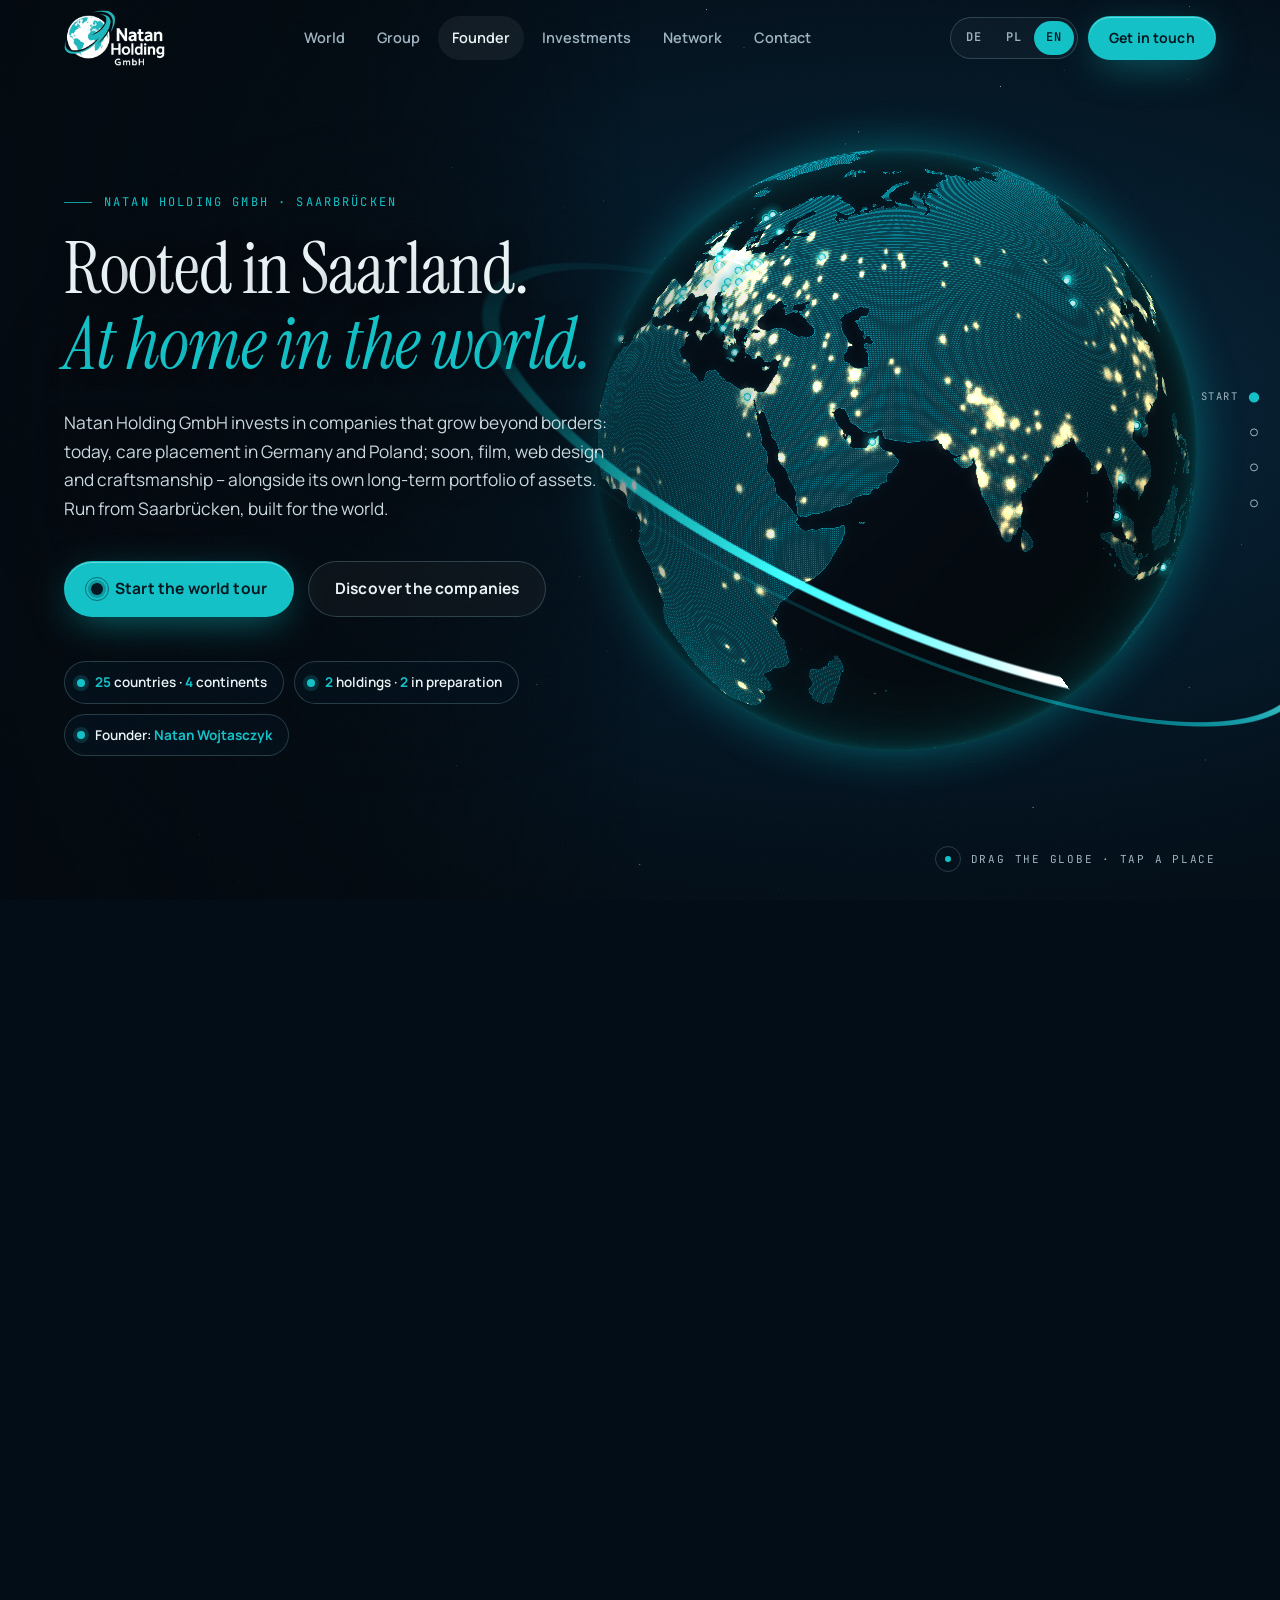
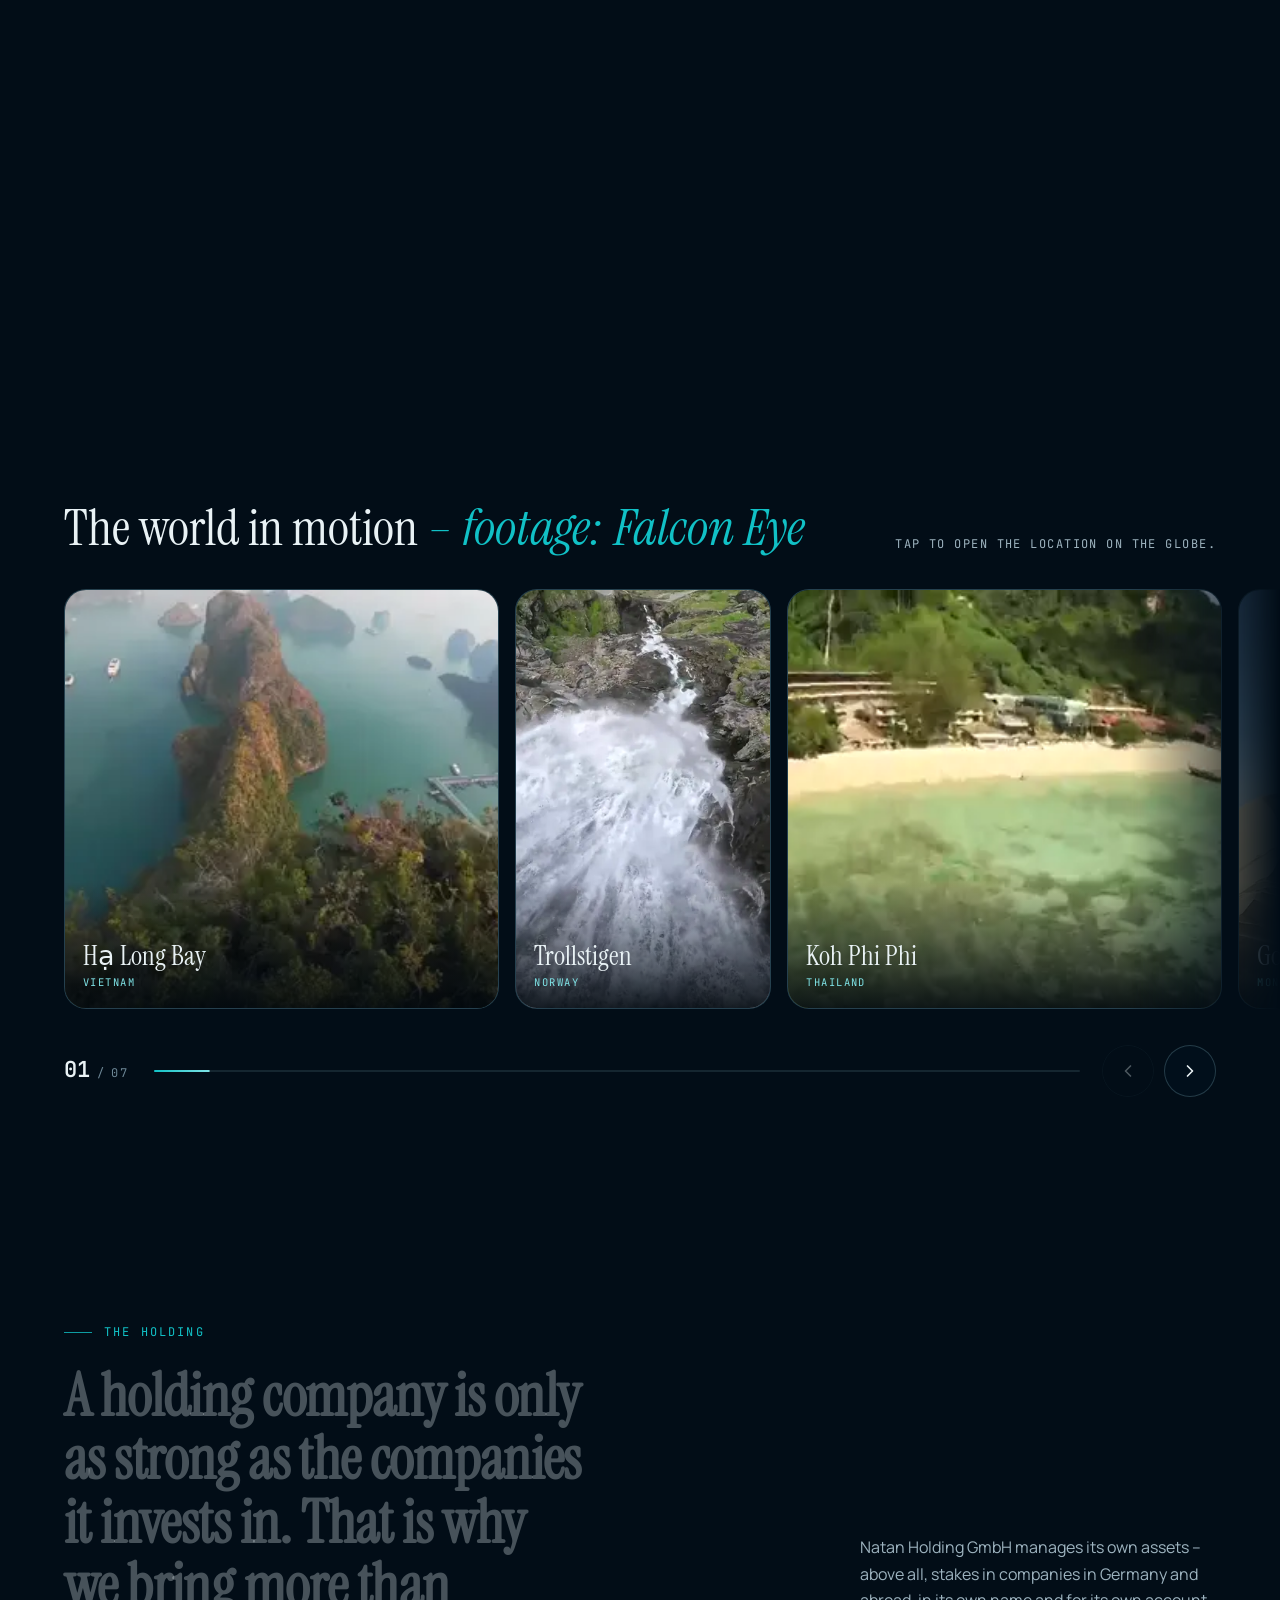
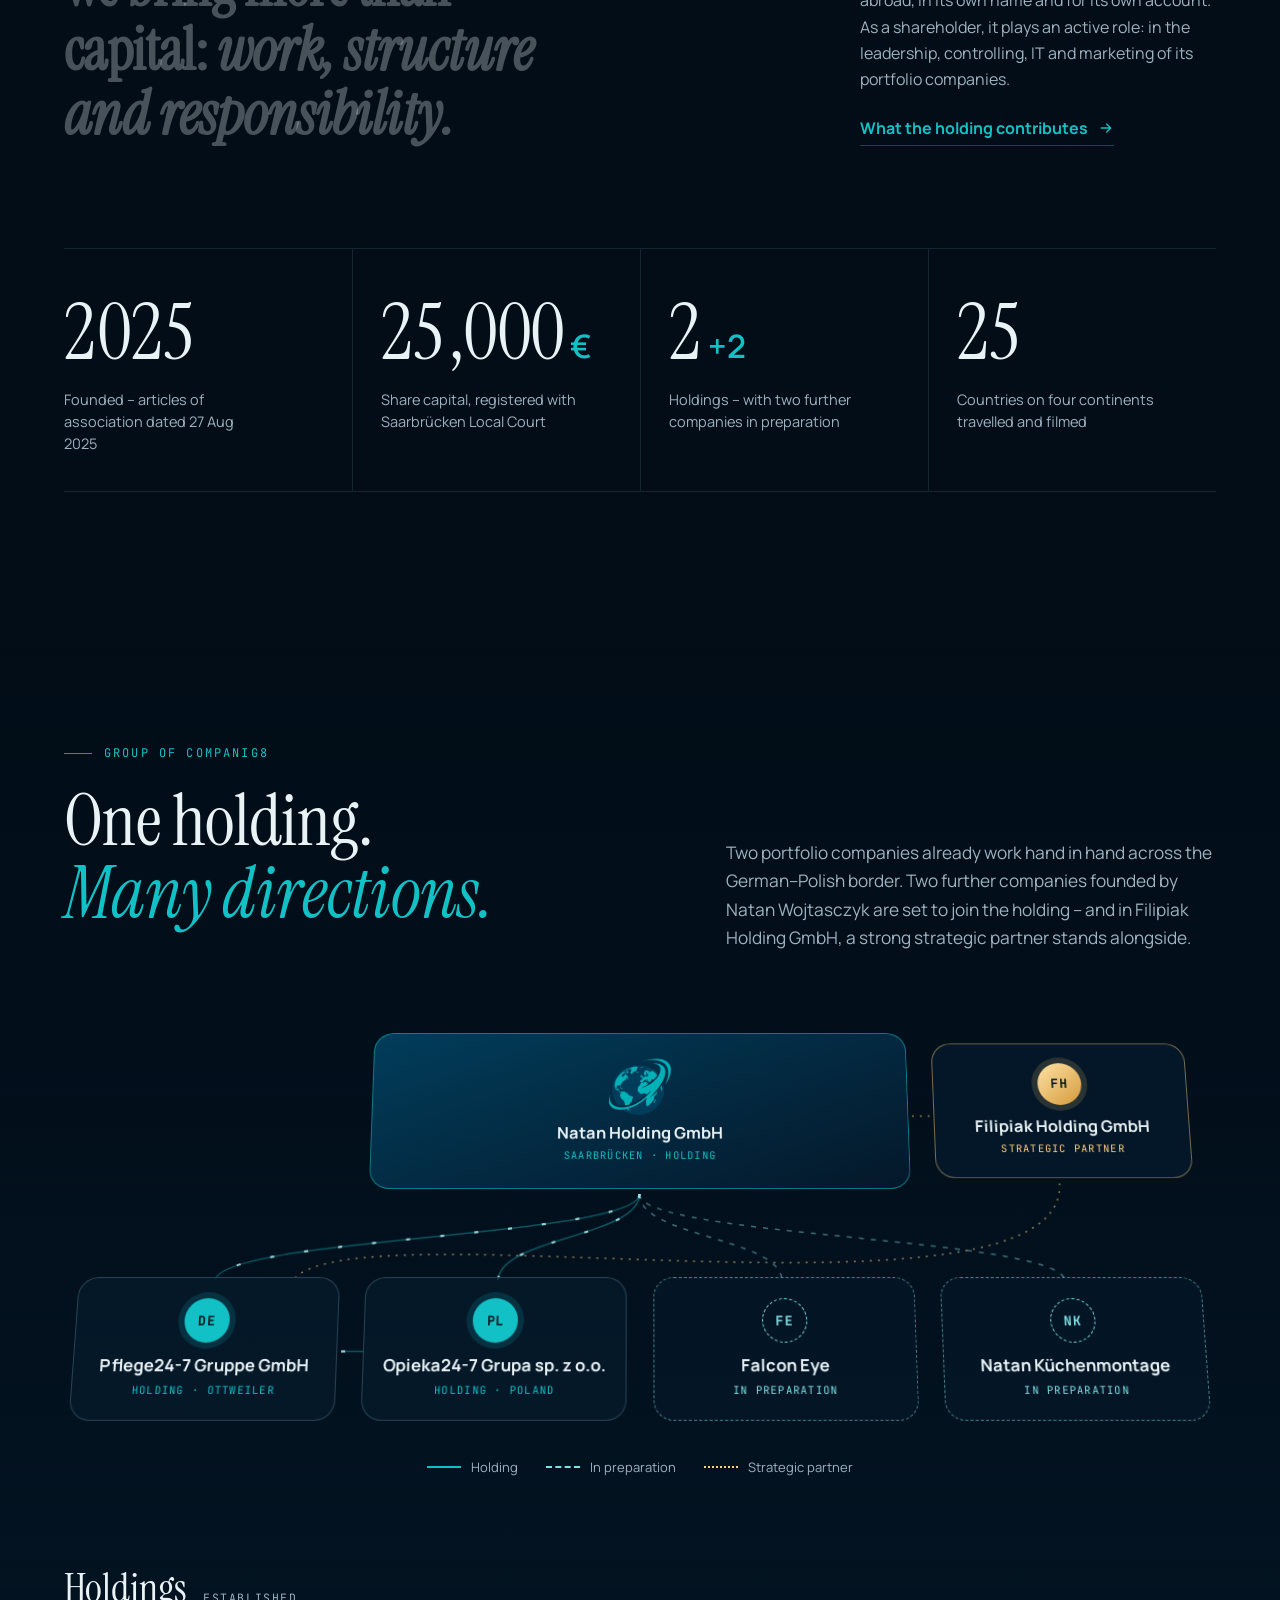
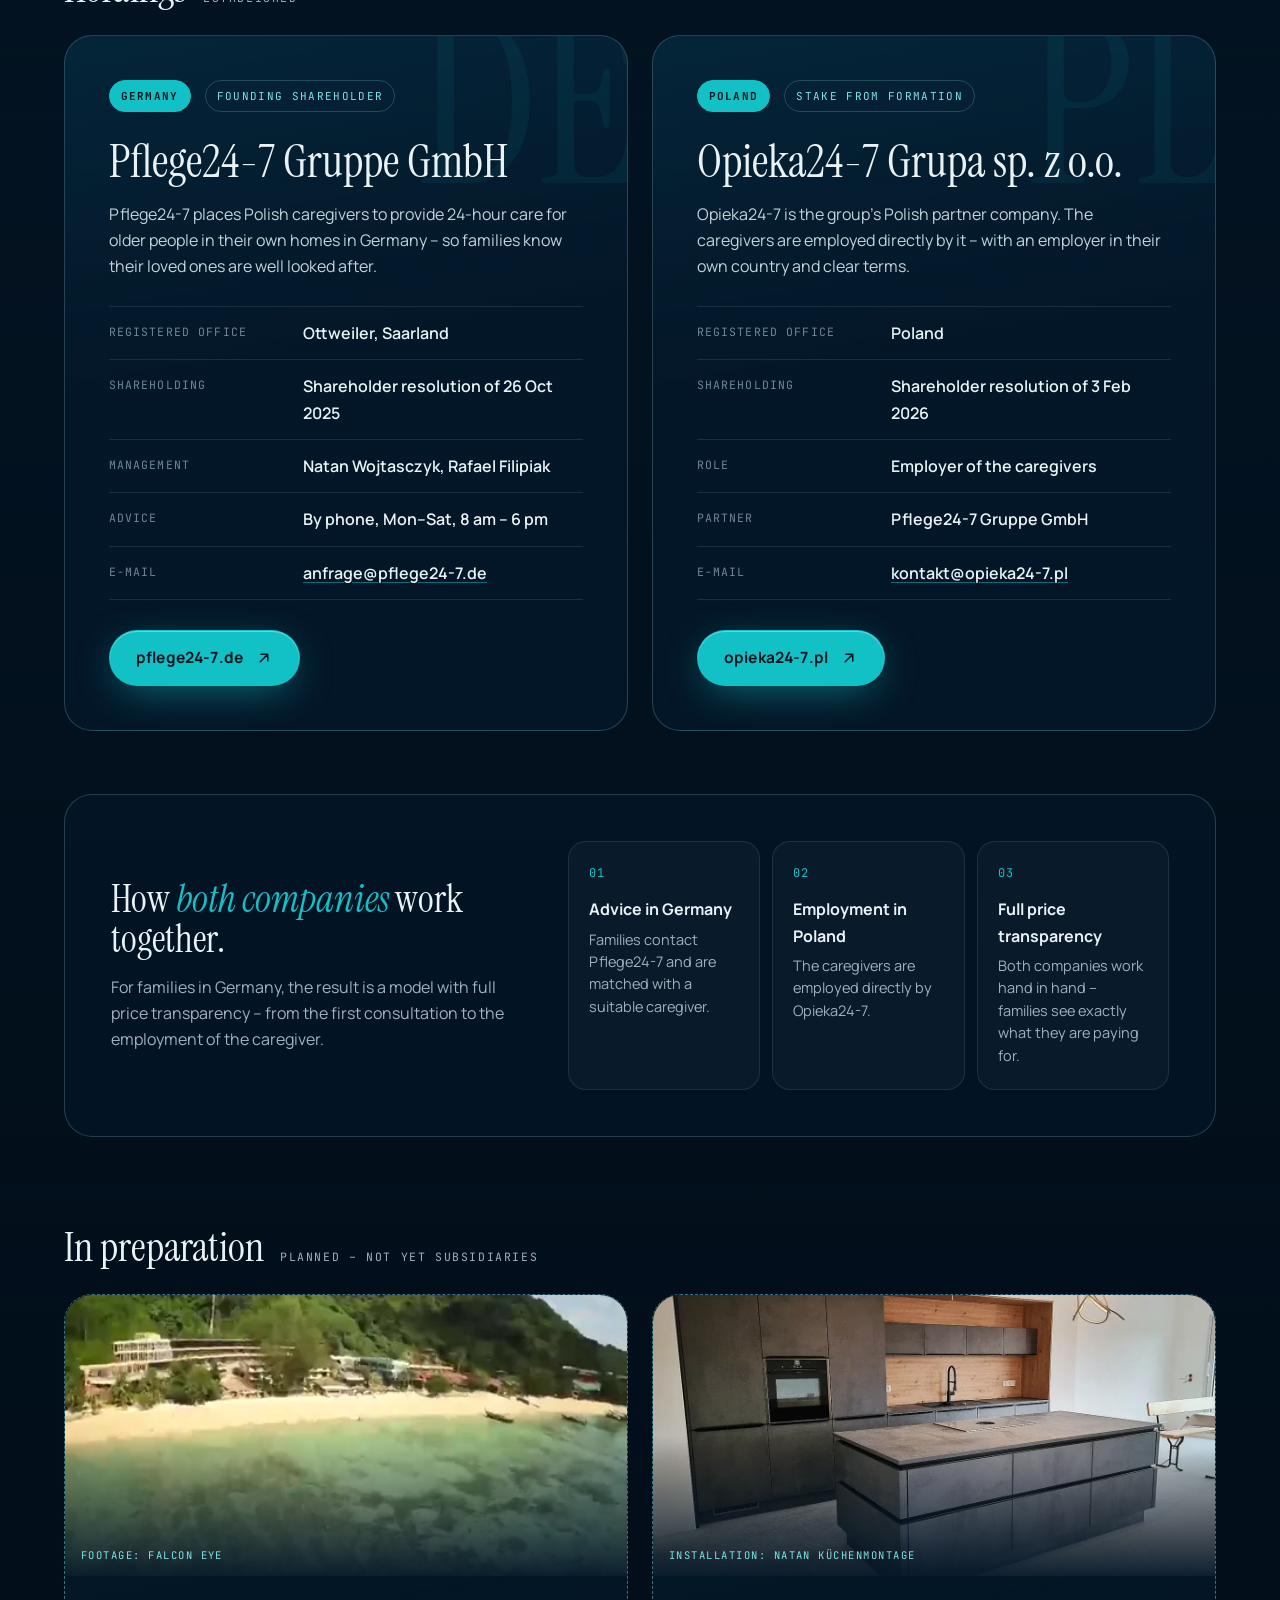
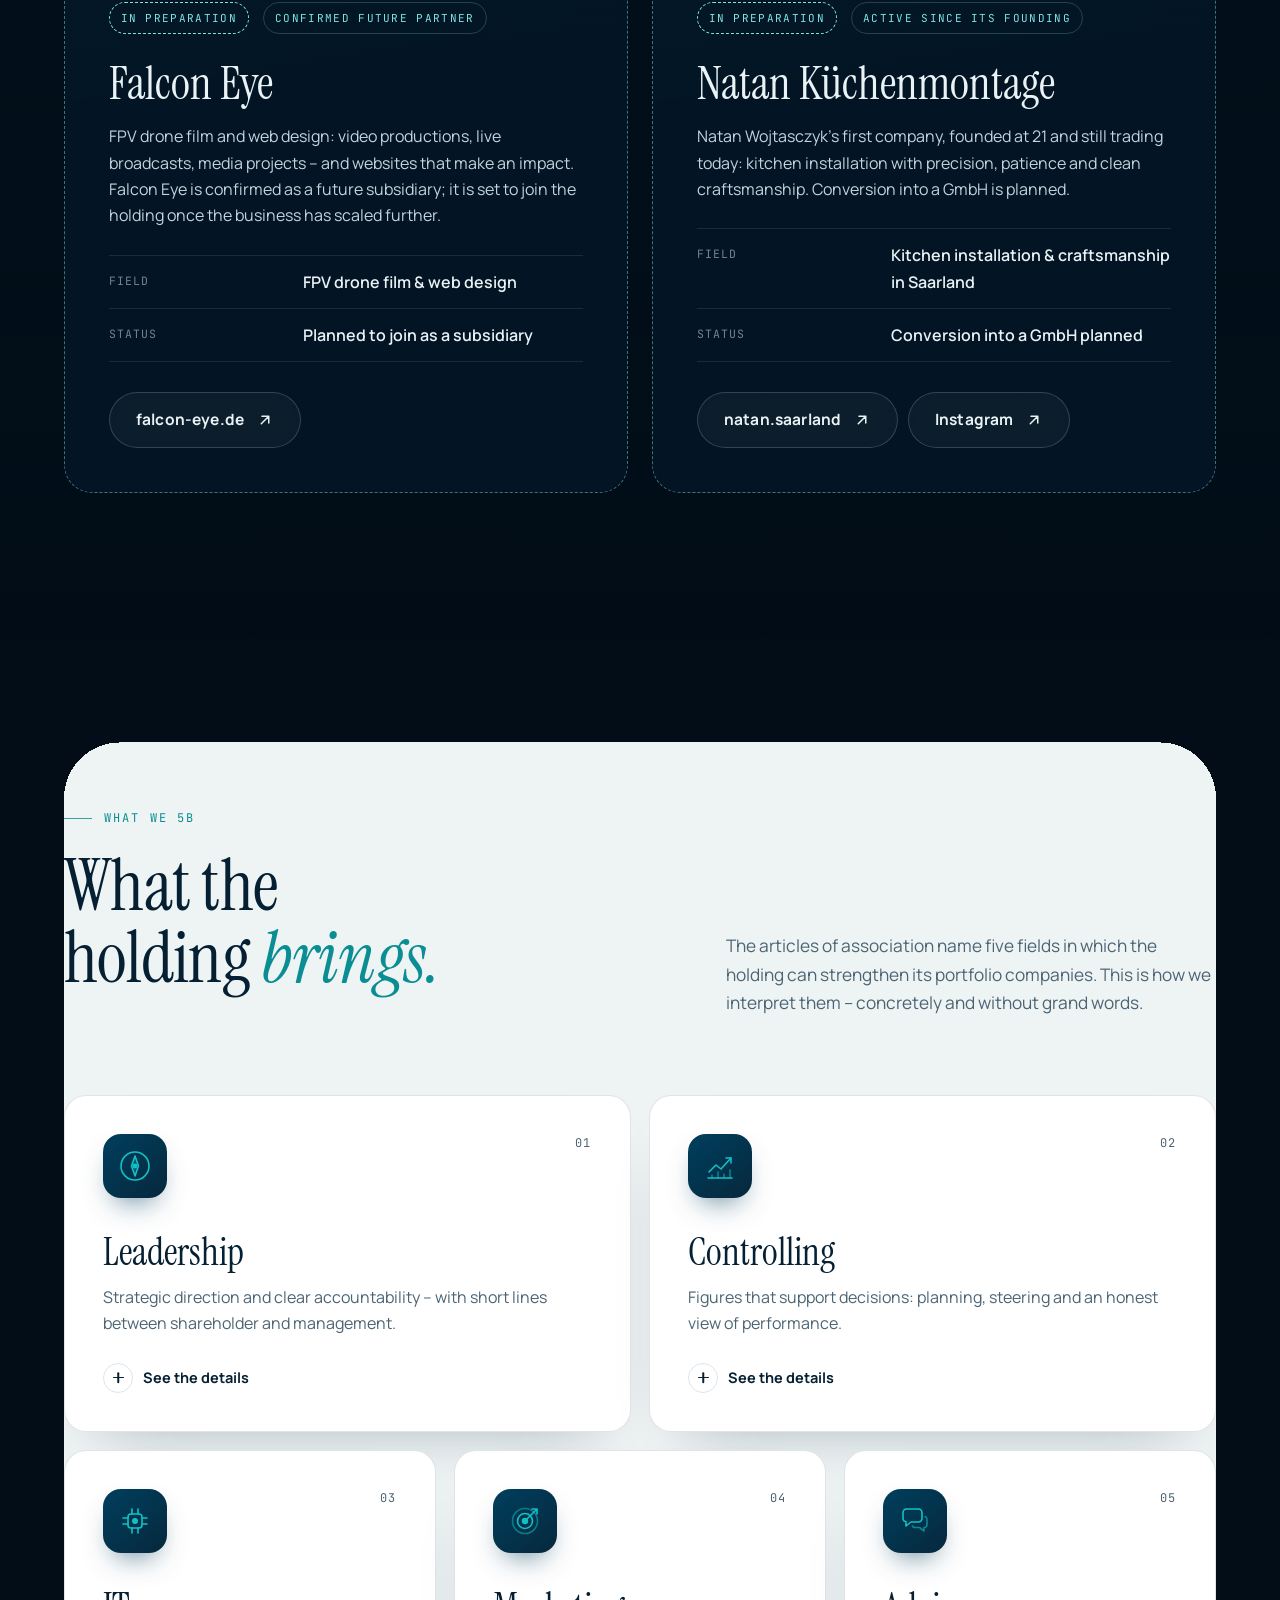
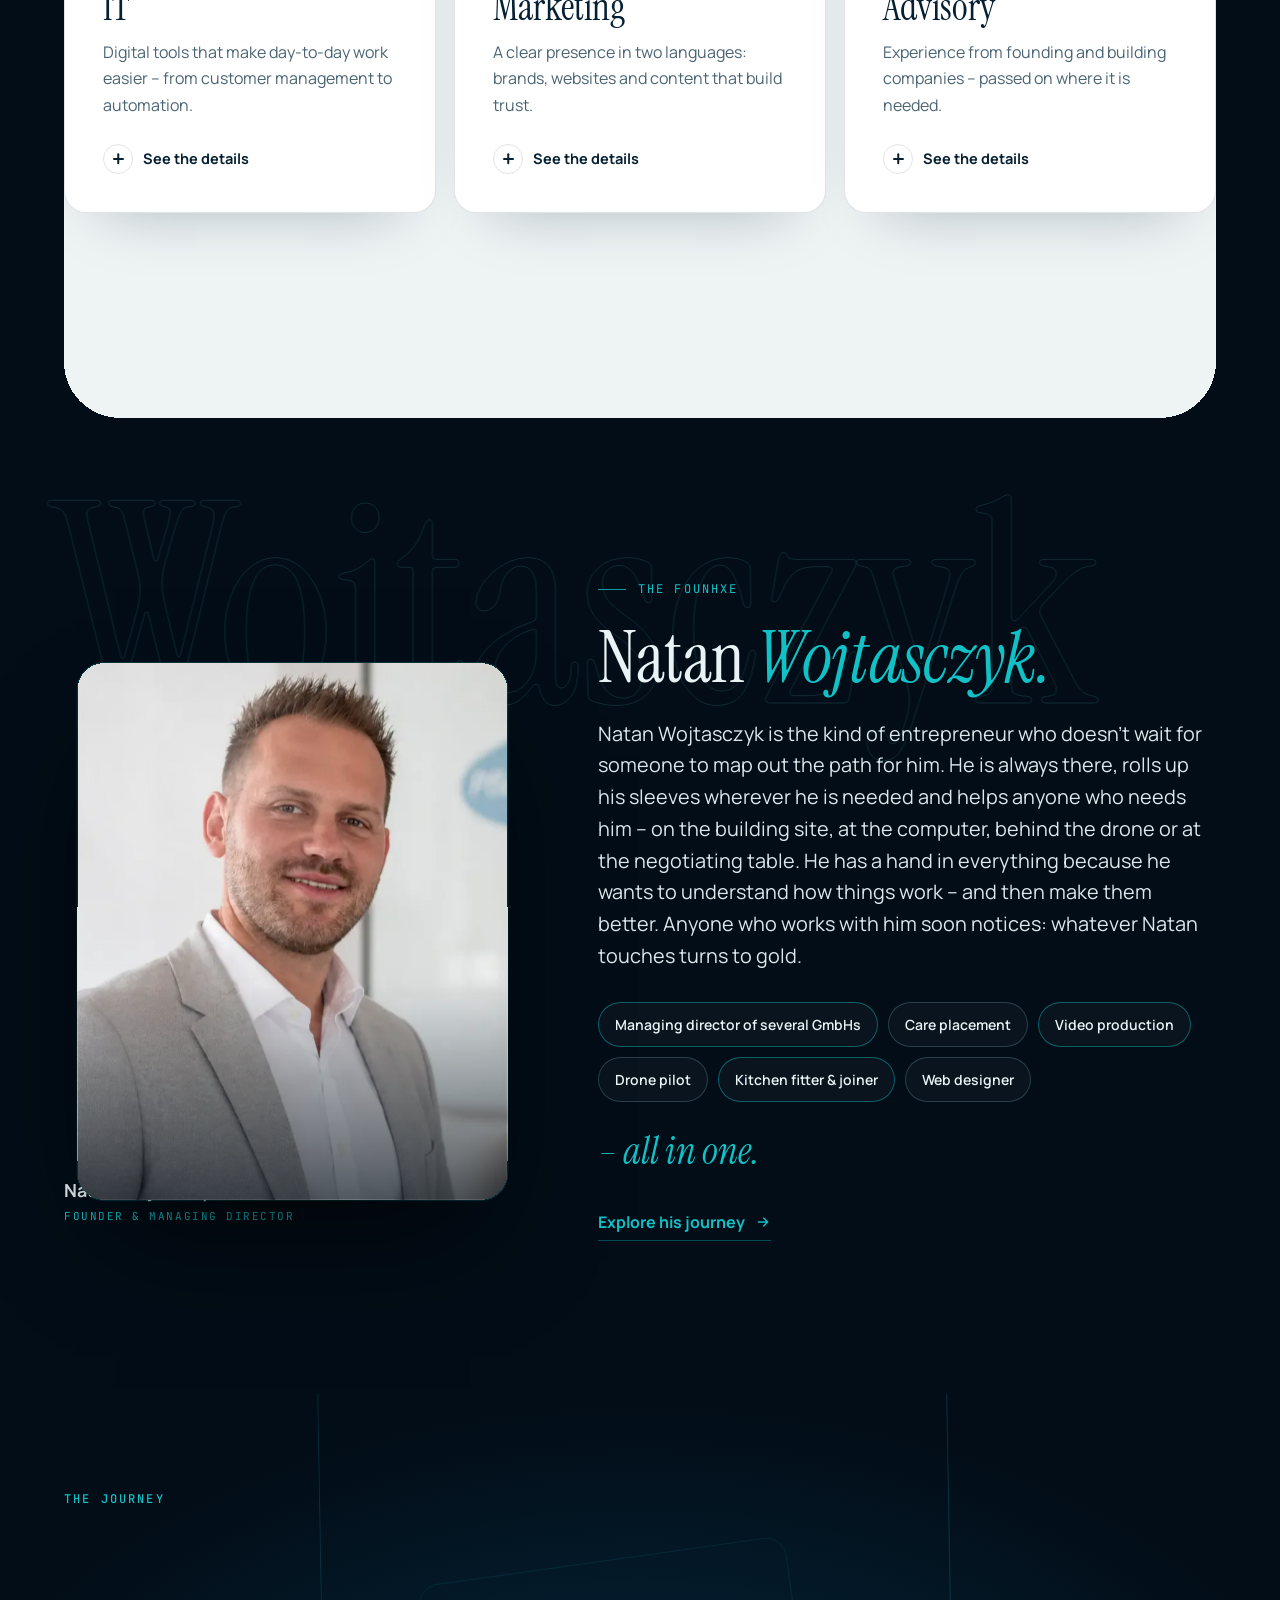
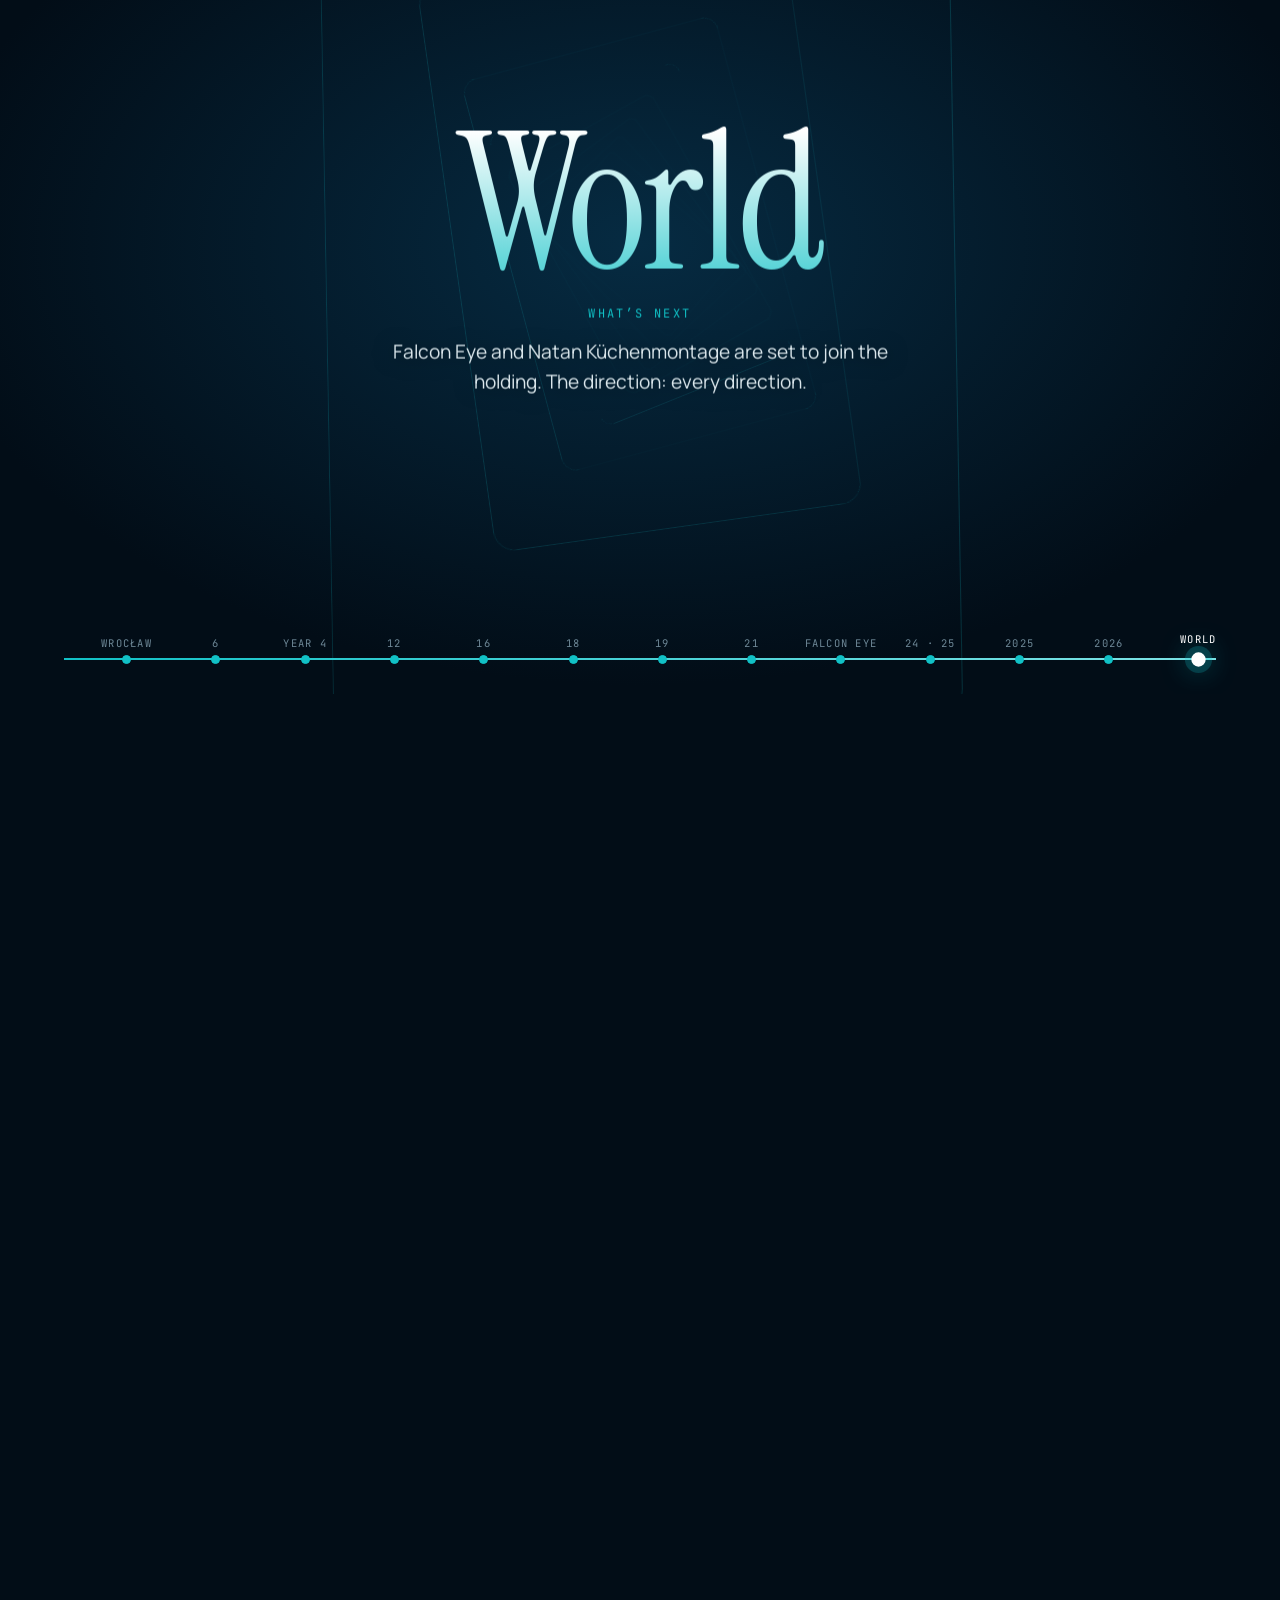
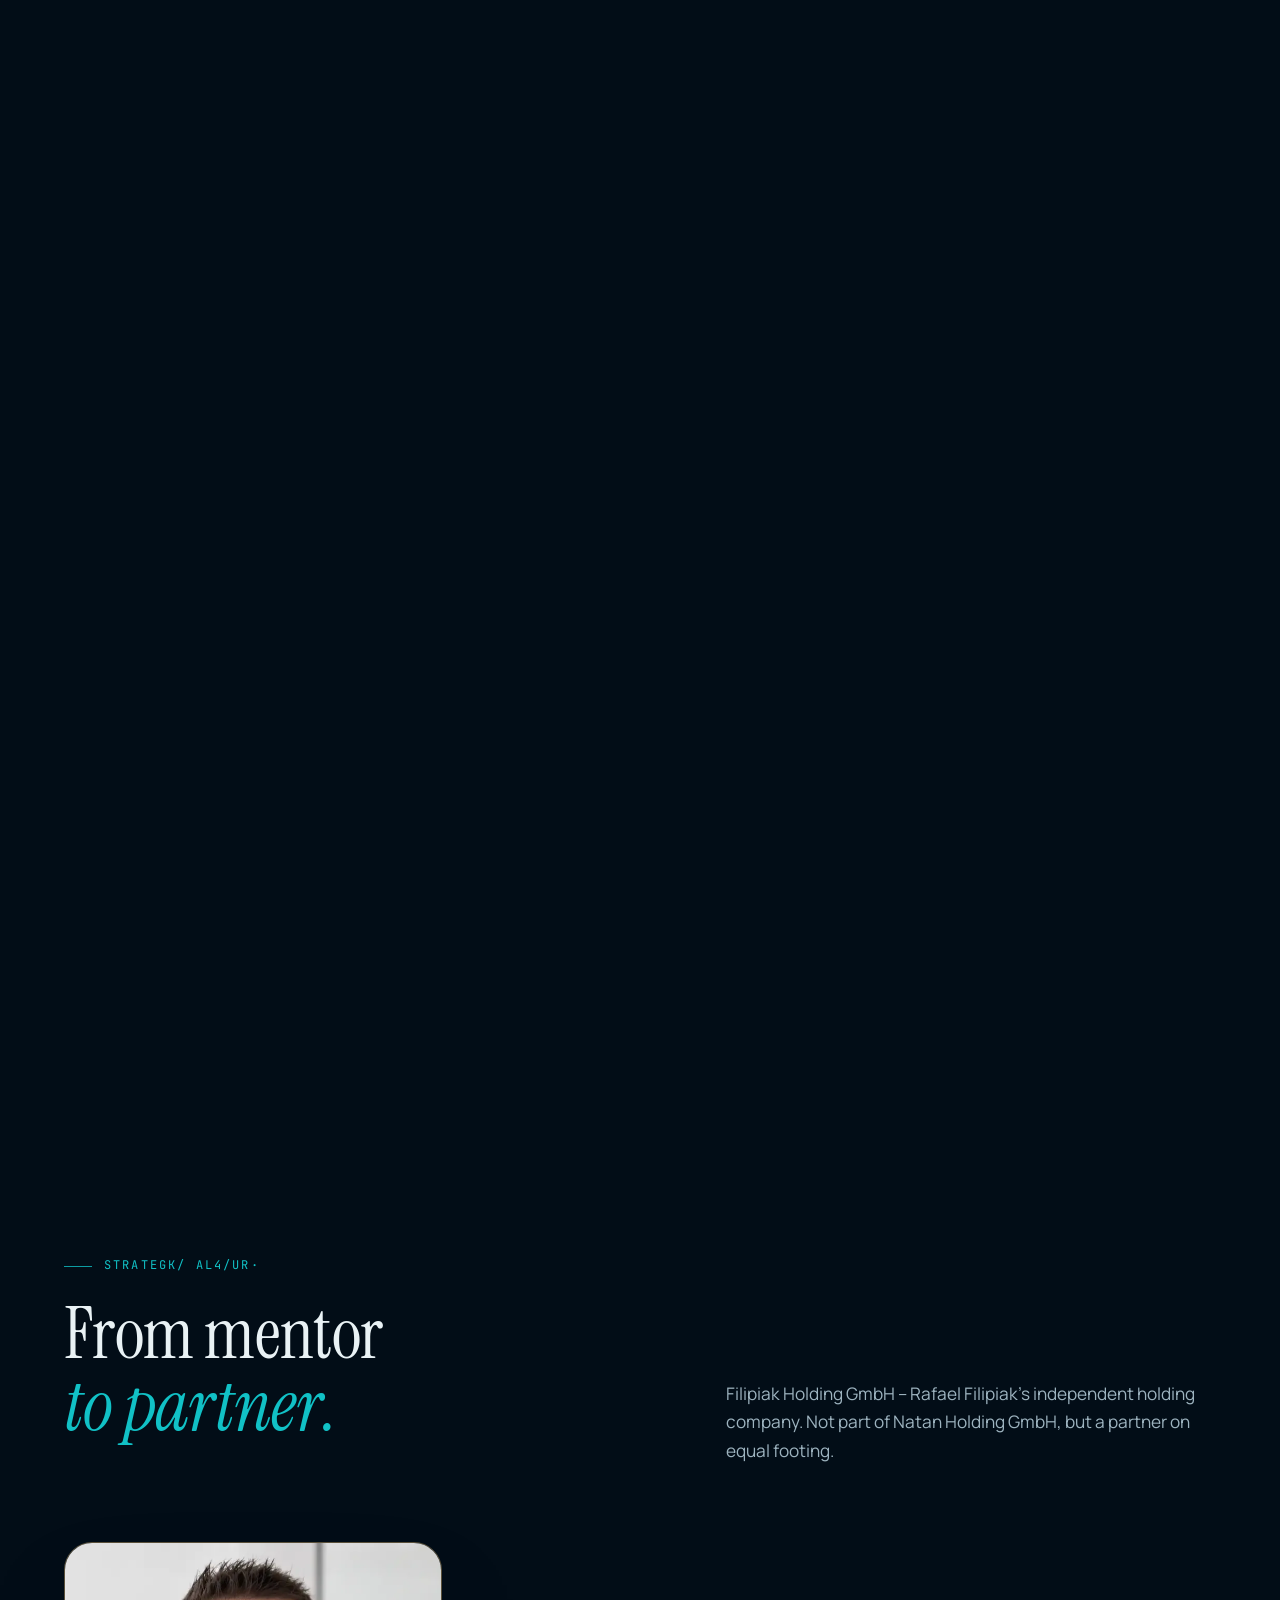
<file: index.html>
<!doctype html>
<html lang="de">
<head>
<meta charset="utf-8">
<meta name="viewport" content="width=device-width, initial-scale=1, viewport-fit=cover">
<title>Natan Holding GmbH – Natan Wojtasczyk | Beteiligungen aus Saarbrücken, weltweit gedacht</title>
<meta name="description" content="Natan Holding GmbH von Gründer Natan Wojtasczyk: Beteiligungen an Pflege24-7 und Opieka24-7, Falcon Eye und Natan Küchenmontage in Vorbereitung, langfristige Investments – verwurzelt im Saarland, unterwegs in der Welt.">
<link rel="canonical" href="https://natanholding.de/">
<meta name="theme-color" content="#020d17">
<meta name="robots" content="index,follow">
<meta name="author" content="Natan Wojtasczyk">
<meta property="og:type" content="website">
<meta property="og:locale" content="de_DE">
<meta property="og:locale:alternate" content="pl_PL">
<meta property="og:locale:alternate" content="en_GB">
<meta property="og:site_name" content="Natan Holding GmbH">
<meta property="og:title" content="Natan Holding GmbH – Natan Wojtasczyk">
<meta property="og:description" content="Verwurzelt im Saarland. Unterwegs in der Welt. Beteiligungen, Projekte und Investments von Natan Wojtasczyk.">
<meta property="og:url" content="https://natanholding.de/">
<meta property="og:image" content="https://natanholding.de/img/og.jpg">
<meta property="og:image:width" content="1200">
<meta property="og:image:height" content="630">
<meta property="og:image:alt" content="Natan Holding GmbH – Nachtglobus mit Verbindungen aus dem Saarland in die Welt">
<meta name="twitter:card" content="summary_large_image">
<link rel="icon" href="favicon.ico" sizes="any">
<link rel="icon" type="image/png" sizes="32x32" href="img/icon-32.png">
<link rel="apple-touch-icon" href="img/icon-180.png">
<link rel="manifest" href="site.webmanifest">
<link rel="preload" href="fonts/instrument-serif-latin-400-normal.woff2" as="font" type="font/woff2" crossorigin>
<link rel="preload" href="fonts/instrument-serif-latin-400-italic.woff2" as="font" type="font/woff2" crossorigin>
<link rel="preload" href="fonts/manrope-latin-wght-normal.woff2" as="font" type="font/woff2" crossorigin>
<link rel="stylesheet" href="css/style.css?v=1792114770">
<script>(function(){var d=document.documentElement;d.classList.add('js');var r=matchMedia('(prefers-reduced-motion: reduce)').matches,g=false;try{var c=document.createElement('canvas');g=!!(window.WebGLRenderingContext&&(c.getContext('webgl2')||c.getContext('webgl')))}catch(e){}d.classList.add(g&&!r?'gl':'no-gl');if(r)d.classList.add('rm')})()</script>
<script type="application/ld+json">
{
  "@context": "https://schema.org",
  "@graph": [
    {
      "@type": "Organization",
      "@id": "https://natanholding.de/#org",
      "name": "Natan Holding GmbH",
      "legalName": "Natan Holding GmbH",
      "url": "https://natanholding.de/",
      "logo": "https://natanholding.de/img/logo.png",
      "image": "https://natanholding.de/img/og.jpg",
      "email": "info@natanholding.de",
      "telephone": "+49 1515 6743442",
      "foundingDate": "2025-08-27",
      "description": "Holding mit Sitz in Saarbrücken: Beteiligungen an Unternehmen in Deutschland und Polen sowie Verwaltung eigenen Vermögens.",
      "address": {"@type": "PostalAddress", "streetAddress": "Römerstraße 25", "postalCode": "66125", "addressLocality": "Saarbrücken", "addressRegion": "Saarland", "addressCountry": "DE"},
      "identifier": {"@type": "PropertyValue", "propertyID": "Handelsregister Amtsgericht Saarbrücken", "value": "HRB 111639"},
      "founder": {"@id": "https://natanholding.de/#natan"},
      "areaServed": ["DE", "PL"],
      "subOrganization": [
        {"@type": "Organization", "name": "Pflege24-7 Gruppe GmbH", "url": "https://pflege24-7.de", "address": {"@type": "PostalAddress", "addressLocality": "Ottweiler", "addressRegion": "Saarland", "addressCountry": "DE"}},
        {"@type": "Organization", "name": "Opieka24-7 Grupa sp. z o.o.", "url": "https://opieka24-7.pl", "address": {"@type": "PostalAddress", "addressCountry": "PL"}}
      ]
    },
    {
      "@type": "Person",
      "@id": "https://natanholding.de/#natan",
      "name": "Natan Wojtasczyk",
      "jobTitle": "Gründer und Geschäftsführer",
      "worksFor": {"@id": "https://natanholding.de/#org"},
      "birthPlace": {"@type": "Place", "name": "Breslau (Wrocław), Polen"},
      "image": "https://natanholding.de/img/team/natan-wojtasczyk.webp",
      "url": "https://natanholding.de/#gruender",
      "sameAs": ["https://falcon-eye.de", "https://pflege24-7.de"],
      "knowsLanguage": ["de", "pl"]
    },
    {"@type": "WebSite", "@id": "https://natanholding.de/#site", "url": "https://natanholding.de/", "name": "Natan Holding GmbH", "publisher": {"@id": "https://natanholding.de/#org"}, "inLanguage": ["de", "pl"]}
  ]
}
</script>
</head>
<body data-home>
<a class="skip" href="#main" data-i18n="skip">Zum Inhalt springen</a>
<canvas id="fluid" aria-hidden="true"></canvas>
<div class="cursor" aria-hidden="true"><i class="cursor__dot"></i><i class="cursor__ring"><b data-i18n="curDrag">Ziehen</b></i></div>

<header class="hdr" id="hdr">
  <div class="wrap hdr__in">
    <a class="brand" href="#top" aria-label="Natan Holding GmbH – zum Seitenanfang" data-i18n-attr="aria-label:brandAria">
      <picture><source srcset="img/logo-light.webp" type="image/webp"><img src="img/logo-light.png" width="640" height="355" alt="Natan Holding GmbH"></picture>
    </a>
    <nav class="nav" aria-label="Hauptnavigation" data-i18n-attr="aria-label:navAria">
      <a href="#welt" data-i18n="nav1">Welt</a>
      <a href="#gruppe" data-i18n="nav2">Gruppe</a>
      <a href="#gruender" data-i18n="nav3">Gründer</a>
      <a href="#investments" data-i18n="nav4">Investments</a>
      <a href="#netzwerk" data-i18n="nav6">Netzwerk</a>
      <a href="#kontakt" data-i18n="nav5">Kontakt</a>
    </nav>
    <div class="hdr__tools">
      <div class="lang" role="group" aria-label="Sprache wählen" data-i18n-attr="aria-label:langAria">
        <button type="button" data-lang="de" aria-pressed="true" lang="de" title="Deutsch">DE</button>
        <button type="button" data-lang="pl" aria-pressed="false" lang="pl" title="Polski">PL</button>
        <button type="button" data-lang="en" aria-pressed="false" lang="en" title="English">EN</button>
      </div>
      <a class="btn btn--primary mag" href="#kontakt" data-i18n="navCta">Anfrage senden</a>
      <button class="burger" type="button" aria-label="Menü öffnen" aria-expanded="false" aria-controls="mnav" data-i18n-attr="aria-label:menuAria"><span></span></button>
    </div>
  </div>
</header>

<nav class="mnav" id="mnav" aria-label="Mobile Navigation" data-i18n-attr="aria-label:mnavAria">
  <a href="#welt"><small>01</small><span data-i18n="nav1">Welt</span></a>
  <a href="#gruppe"><small>02</small><span data-i18n="nav2">Gruppe</span></a>
  <a href="#gruender"><small>03</small><span data-i18n="nav3">Gründer</span></a>
  <a href="#investments"><small>04</small><span data-i18n="nav4">Investments</span></a>
  <a href="#netzwerk"><small>05</small><span data-i18n="nav6">Netzwerk</span></a>
  <a href="#kontakt"><small>06</small><span data-i18n="nav5">Kontakt</span></a>
  <a class="btn btn--primary" href="#kontakt"><span data-i18n="navCta">Anfrage senden</span></a>
</nav>

<main id="main">
<!-- ============ WELT: Hero + Kamerafahrt ============ -->
<section class="journey" id="welt" aria-labelledby="h1">
  <span id="top" class="anchor-top"></span>
  <div class="stage" id="stage">
    <canvas id="world" aria-hidden="true"></canvas>
    <canvas id="globe" aria-hidden="true"></canvas>
    <div class="stage__shade" aria-hidden="true"></div>

    <div class="hero-copy wrap" id="heroCopy">
      <div class="hero-copy__in">
        <p class="eyebrow scr" data-i18n="heroEyebrow">Natan Holding GmbH · Saarbrücken</p>
        <h1 class="h1" id="h1">
          <span class="ln kt" data-i18n="heroL1">Verwurzelt im Saarland.</span>
          <span class="ln kt" data-i18n="heroL2"><em>Unterwegs in der Welt.</em></span>
        </h1>
        <p class="lede lede--short hero-el" data-i18n="heroLedeS">Pflegevermittlung in Deutschland und Polen – bald auch Film, Webdesign und Handwerk. Geführt aus Saarbrücken, gedacht für die Welt.</p>
        <p class="lede lede--long hero-el" data-i18n="heroLede">Die Natan Holding GmbH beteiligt sich an Unternehmen, die über Grenzen hinaus wachsen: heute Pflegevermittlung in Deutschland und Polen, bald auch Film, Webdesign und Handwerk – dazu ein langfristig aufgestelltes eigenes Vermögen. Geführt aus Saarbrücken, gedacht für die Welt.</p>
        <div class="hero__cta hero-el">
          <button class="btn btn--primary mag" type="button" data-tour><span class="tour-ic" aria-hidden="true"></span><span class="tour-l" data-i18n="tourStart">Weltreise starten</span></button>
          <a class="btn btn--ghost mag" href="#gruppe" data-i18n="heroCta2">Unternehmen entdecken</a>
        </div>
        <div class="hero__places hero-el">
          <a class="chip" href="#welt-ende"><i></i><span data-i18n="chip1"><b>25</b> Länder · <b>4</b> Kontinente</span></a>
          <a class="chip" href="#gruppe"><i></i><span data-i18n="chip2"><b>2</b> Beteiligungen · <b>2</b> in Vorbereitung</span></a>
          <a class="chip" href="#gruender"><i></i><span data-i18n="chip3">Gründer: <b>Natan Wojtasczyk</b></span></a>
        </div>
      </div>
      <p class="drag-hint hero-el" aria-hidden="true"><span class="dh-ic"></span><span data-i18n="dragHint">Globus ziehen · Orte antippen</span></p>
    </div>

    <div class="chap" data-from="0.2" data-to="0.43" id="chap1">
      <p class="eyebrow" data-i18n="c1e">Kapitel 01 · Basis</p>
      <h2 class="chap__h" data-i18n="c1h">Saarbrücken.</h2>
      <p data-i18n="c1p">Römerstraße 25 – hier sitzt die Natan Holding GmbH, eingetragen beim Amtsgericht Saarbrücken unter HRB 111639. Von hier aus wird gesteuert, was über Grenzen wächst.</p>
    </div>
    <div class="chap" data-from="0.45" data-to="0.68" id="chap2">
      <p class="eyebrow" data-i18n="c2e">Kapitel 02 · Gruppe</p>
      <h2 class="chap__h" data-i18n="c2h">Ottweiler <em>⇄</em> Polen.</h2>
      <p data-i18n="c2p">Pflege24-7 Gruppe GmbH in Ottweiler, Opieka24-7 Grupa sp. z o.o. in Polen – ein Pflegemodell über die Grenze. Und Breslau, die Stadt, in der Natan Wojtasczyk geboren wurde.</p>
      <a class="textlink" href="#gruppe"><span data-i18n="c2l">Zur Unternehmensgruppe</span><svg viewBox="0 0 24 24" fill="none" stroke="currentColor" stroke-width="2" stroke-linecap="round" stroke-linejoin="round" aria-hidden="true"><path d="M5 12h14M13 6l6 6-6 6"/></svg></a>
    </div>
    <div class="chap chap--world" data-from="0.74" data-to="1.01" id="chap3">
      <p class="eyebrow" data-i18n="c3e">Kapitel 03 · Welt</p>
      <h2 class="chap__h" data-i18n="c3h">25 Länder. <em>4 Kontinente.</em></h2>
      <p data-i18n="c3p">Von der Karibik bis Bali, von Norwegen bis Dubai: Stationen einer Reise – vieles mit der Drohne gefilmt, überall Freunde und Kontakte geblieben.</p>
      <div class="tourbar">
        <button class="btn btn--primary mag" type="button" data-tour><span class="tour-ic" aria-hidden="true"></span><span class="tour-l" data-i18n="tourStart">Weltreise starten</span></button>
        <button class="rbtn" type="button" data-step="-1" aria-label="Vorheriger Ort" data-i18n-attr="aria-label:prevPlace"><svg viewBox="0 0 24 24" fill="none" stroke="currentColor" stroke-width="2" stroke-linecap="round" stroke-linejoin="round" aria-hidden="true"><path d="M15 6l-6 6 6 6"/></svg></button>
        <button class="rbtn" type="button" data-step="1" aria-label="Nächster Ort" data-i18n-attr="aria-label:nextPlace"><svg viewBox="0 0 24 24" fill="none" stroke="currentColor" stroke-width="2" stroke-linecap="round" stroke-linejoin="round" aria-hidden="true"><path d="M9 6l6 6-6 6"/></svg></button>
      </div>
      <p class="credit" data-i18n="credit">Aufnahmen: <a href="https://falcon-eye.de" target="_blank" rel="noopener">Falcon Eye</a></p>
    </div>

    <div class="gleader" id="gleader" aria-hidden="true"></div>
    <div class="gcard" id="gcard" role="dialog" aria-label="Ort" data-i18n-attr="aria-label:placeAria">
      <div class="gc-media"></div>
      <div class="gc-body">
        <span class="gc-idx">01 / 28</span>
        <b class="gc-title">Saarbrücken</b>
        <span class="gc-sub">Deutschland</span>
        <p class="gc-line"></p>
        <span class="gc-credit" hidden data-i18n="credit2">Aufnahmen: Falcon Eye</span>
      </div>
      <button class="gc-close" type="button" aria-label="Schließen" data-i18n-attr="aria-label:close">×</button>
    </div>

    <nav class="jrail" aria-label="Kapitel" data-i18n-attr="aria-label:railAria">
      <button type="button" data-p="0"><span data-i18n="r0">Start</span></button>
      <button type="button" data-p="0.31"><span data-i18n="r1">Saarbrücken</span></button>
      <button type="button" data-p="0.56"><span data-i18n="r2">Gruppe</span></button>
      <button type="button" data-p="1"><span data-i18n="r3">Welt</span></button>
    </nav>
  </div>
  <span id="welt-ende" class="anchor-end"></span>
</section>

<!-- ============ REEL: Falcon Eye Aufnahmen ============ -->
<section class="reel" aria-labelledby="reel-h">
  <div class="wrap reel__head">
    <h2 class="reel__h" id="reel-h"><span data-i18n="reelH">Die Welt in Bewegung</span> <em data-i18n="reelH2">– Aufnahmen: Falcon Eye</em></h2>
    <p class="reel__p" data-i18n="reelP">Antippen, um den Ort auf dem Globus zu öffnen.</p>
  </div>
  <div class="reel__track" id="reelTrack">
    <button class="tile" type="button" data-place="vn" data-clip="halong"><span class="tile__m"><img src="media/halong.webp" alt="" loading="lazy" width="480" height="270"></span><span class="tile__t"><b data-i18n="cHalong">Hạ-Long-Bucht</b><small data-i18n="cVn">Vietnam</small></span></button>
    <button class="tile tile--v" type="button" data-place="tr" data-clip="trollstigen"><span class="tile__m"><img src="media/trollstigen.webp" alt="" loading="lazy" width="360" height="640"></span><span class="tile__t"><b>Trollstigen</b><small data-i18n="cNo">Norwegen</small></span></button>
    <button class="tile" type="button" data-place="pp" data-clip="phiphi"><span class="tile__m"><img src="media/phiphi.webp" alt="" loading="lazy" width="480" height="270"></span><span class="tile__t"><b>Koh Phi Phi</b><small data-i18n="cTh">Thailand</small></span></button>
    <button class="tile tile--v" type="button" data-place="gobi" data-clip="gobi"><span class="tile__m"><img src="media/gobi.webp" alt="" loading="lazy" width="360" height="640"></span><span class="tile__t"><b data-i18n="cGobi">Wüste Gobi</b><small data-i18n="cMn">Mongolei</small></span></button>
    <button class="tile" type="button" data-place="fr" data-clip="pyrenaeen"><span class="tile__m"><img src="media/pyrenaeen.webp" alt="" loading="lazy" width="480" height="270"></span><span class="tile__t"><b data-i18n="cPyr">Pyrenäen</b><small data-i18n="cFrEs">Frankreich · Spanien</small></span></button>
    <button class="tile tile--v" type="button" data-place="mn" data-clip="mongolei"><span class="tile__m"><img src="media/mongolei.webp" alt="" loading="lazy" width="360" height="640"></span><span class="tile__t"><b data-i18n="cMn">Mongolei</b><small data-i18n="cSteppe">Steppe</small></span></button>
    <button class="tile tile--v" type="button" data-place="no" data-clip="norwegen"><span class="tile__m"><img src="media/norwegen.webp" alt="" loading="lazy" width="360" height="640"></span><span class="tile__t"><b data-i18n="cNo">Norwegen</b><small data-i18n="cFjell">Fjell</small></span></button>
  </div>
  <div class="wrap reel__ctl">
    <span class="reel__count" aria-hidden="true"><b>01</b><i>/</i><span>07</span></span>
    <div class="reel__prog" aria-hidden="true"><i></i></div>
    <div class="reel__btns">
      <button class="rbtn" type="button" data-reel="-1" aria-label="Vorheriger Ort" data-i18n-attr="aria-label:prevPlace"><svg viewBox="0 0 24 24" fill="none" stroke="currentColor" stroke-width="2" stroke-linecap="round" stroke-linejoin="round" aria-hidden="true"><path d="M15 6l-6 6 6 6"/></svg></button>
      <button class="rbtn" type="button" data-reel="1" aria-label="Nächster Ort" data-i18n-attr="aria-label:nextPlace"><svg viewBox="0 0 24 24" fill="none" stroke="currentColor" stroke-width="2" stroke-linecap="round" stroke-linejoin="round" aria-hidden="true"><path d="M9 6l6 6-6 6"/></svg></button>
    </div>
  </div>
</section>

<!-- ============ HOLDING: Statement + Zahlen ============ -->
<section class="section" id="holding" aria-labelledby="intro-h">
  <div class="wrap">
    <p class="eyebrow scr" data-i18n="introEyebrow">Die Holding</p>
    <div class="intro__grid">
      <h2 class="statement" id="intro-h" data-i18n="statement">Eine Holding ist nur so stark wie die Unternehmen, an denen sie beteiligt ist. Deshalb bringen wir mehr ein als Kapital: <em>Arbeit, Struktur und Verantwortung.</em></h2>
      <div class="intro__side" data-rv>
        <p data-i18n="introSide">Die Natan Holding GmbH verwaltet eigenes Vermögen – vor allem Beteiligungen an Unternehmen im In- und Ausland, im eigenen Namen und auf eigene Rechnung. Als Gesellschafterin arbeitet sie aktiv mit: in Führung, Controlling, IT und Marketing ihrer Beteiligungsgesellschaften.</p>
        <a class="textlink" href="#leistungen"><span data-i18n="introLink">Was die Holding einbringt</span><svg viewBox="0 0 24 24" fill="none" stroke="currentColor" stroke-width="2" stroke-linecap="round" stroke-linejoin="round" aria-hidden="true"><path d="M5 12h14M13 6l6 6-6 6"/></svg></a>
      </div>
    </div>
    <div class="facts">
      <div class="fact" data-rv><div class="fact__n"><span class="odo" data-odo="2025">2025</span></div><span class="fact__l" data-i18n="f1">Gegründet – Gesellschaftsvertrag vom 27.08.2025</span></div>
      <div class="fact" data-rv style="--d:.08s"><div class="fact__n"><span class="odo" data-odo="25000" data-sep="1">25.000</span><small>€</small></div><span class="fact__l" data-i18n="f2">Stammkapital, eingetragen beim Amtsgericht Saarbrücken</span></div>
      <div class="fact" data-rv style="--d:.16s"><div class="fact__n"><span class="odo" data-odo="2">2</span><small>+2</small></div><span class="fact__l" data-i18n="f3">Beteiligungen – und zwei weitere Unternehmen in Vorbereitung</span></div>
      <div class="fact" data-rv style="--d:.24s"><div class="fact__n"><span class="odo" data-odo="25">25</span></div><span class="fact__l" data-i18n="f4">Länder auf vier Kontinenten bereist und gefilmt</span></div>
    </div>
  </div>
</section>

<!-- ============ GRUPPE ============ -->
<section class="section pf" id="gruppe" aria-labelledby="pf-h">
  <div class="wrap">
    <div class="sec-head">
      <div>
        <p class="eyebrow scr" data-i18n="pfEyebrow">Unternehmensgruppe</p>
        <h2 class="h2 kt" id="pf-h" data-i18n="pfH">Eine Holding. <em>Viele Richtungen.</em></h2>
      </div>
      <p class="lede" data-rv data-i18n="pfLede">Zwei Beteiligungen arbeiten schon heute Hand in Hand über die deutsch-polnische Grenze. Zwei weitere Unternehmen von Natan Wojtasczyk sollen unter das Dach der Holding – und mit der Filipiak Holding GmbH steht ein starker strategischer Partner an der Seite.</p>
    </div>

    <div class="graph" id="graph" data-rv>
      <div class="graph__grid">
        <svg class="graph__lines" aria-hidden="true"></svg>
        <a class="gn gn--top" href="#holding" id="g-top" data-links="g-de g-pl g-fe g-nk g-fh">
          <img src="img/mark.webp" width="64" height="64" alt="" loading="lazy">
          <b>Natan Holding GmbH</b><span data-i18n="gTop">Saarbrücken · Holding</span>
        </a>
        <a class="gn gn--partner" href="#partner" id="g-fh" data-links="g-top g-de">
          <span class="cc cc--gold">FH</span>
          <b>Filipiak Holding GmbH</b><span data-i18n="gFh">Strategischer Partner</span>
        </a>
        <a class="gn" href="#pflege" id="g-de" data-links="g-top g-pl g-fh">
          <span class="cc">DE</span><b>Pflege24-7 Gruppe GmbH</b><span data-i18n="gDe">Beteiligung · Ottweiler</span>
        </a>
        <a class="gn" href="#opieka" id="g-pl" data-links="g-top g-de">
          <span class="cc">PL</span><b>Opieka24-7 Grupa sp. z o.o.</b><span data-i18n="gPl">Beteiligung · Polen</span>
        </a>
        <a class="gn gn--plan" href="#falcon" id="g-fe" data-links="g-top">
          <span class="cc cc--plan">FE</span><b>Falcon Eye</b><span data-i18n="gPlan">In Vorbereitung</span>
        </a>
        <a class="gn gn--plan" href="#kueche" id="g-nk" data-links="g-top">
          <span class="cc cc--plan">NK</span><b>Natan Küchenmontage</b><span data-i18n="gPlan">In Vorbereitung</span>
        </a>
      </div>
      <ul class="graph__legend">
        <li><i class="lg lg--solid"></i><span data-i18n="lgSolid">Beteiligung</span></li>
        <li><i class="lg lg--plan"></i><span data-i18n="lgPlan">In Vorbereitung</span></li>
        <li><i class="lg lg--gold"></i><span data-i18n="lgGold">Strategischer Partner</span></li>
      </ul>
    </div>

    <h3 class="tier" data-rv><span data-i18n="tier1">Beteiligungen</span><small data-i18n="tier1s">bestehend</small></h3>
    <div class="cos">
      <article class="co tilt" id="pflege" data-cc="DE" data-rv>
        <div class="co__head"><span class="tag tag--solid" data-i18n="coDeTag">Deutschland</span><span class="tag" data-i18n="coRole1">Gründungsgesellschafterin</span></div>
        <h3>Pflege24-7 Gruppe GmbH</h3>
        <p data-i18n="coDeText">Pflege24-7 vermittelt polnische Betreuungskräfte für die 24-Stunden-Betreuung von Seniorinnen und Senioren im eigenen Zuhause in Deutschland – damit Familien ihre Angehörigen gut versorgt wissen.</p>
        <dl>
          <div><dt data-i18n="dtSitz">Sitz</dt><dd>Ottweiler, Saarland</dd></div>
          <div><dt data-i18n="dtBeschluss">Beteiligung</dt><dd data-i18n="ddDeDate">Gesellschafterbeschluss vom 26.10.2025</dd></div>
          <div><dt data-i18n="dtGf">Geschäftsführung</dt><dd>Natan Wojtasczyk, Rafael Filipiak</dd></div>
          <div><dt data-i18n="dtTel">Beratung</dt><dd data-i18n="ddTel">Telefonisch Mo–Sa, 8–18 Uhr</dd></div>
          <div><dt>E-Mail</dt><dd><a href="mailto:anfrage@pflege24-7.de">anfrage@pflege24-7.de</a></dd></div>
        </dl>
        <a class="btn btn--primary mag" href="https://pflege24-7.de" target="_blank" rel="noopener"><span>pflege24-7.de</span><svg viewBox="0 0 24 24" fill="none" stroke="currentColor" stroke-width="2" stroke-linecap="round" stroke-linejoin="round" aria-hidden="true"><path d="M7 17 17 7M8 7h9v9"/></svg><span class="sr-only" data-i18n="newTab">(öffnet in neuem Tab)</span></a>
      </article>
      <article class="co tilt" id="opieka" data-cc="PL" data-rv style="--d:.1s">
        <div class="co__head"><span class="tag tag--solid" data-i18n="coPlTag">Polen</span><span class="tag" data-i18n="coRole2">Beteiligung an der Gründung</span></div>
        <h3>Opieka24-7 Grupa sp. z o.o.</h3>
        <p data-i18n="coPlText">Opieka24-7 ist die polnische Partnergesellschaft der Gruppe. Bei ihr sind die Betreuungskräfte direkt angestellt – mit einem Arbeitgeber im eigenen Land und klaren Verhältnissen.</p>
        <dl>
          <div><dt data-i18n="dtSitz">Sitz</dt><dd data-i18n="ddPl">Polen</dd></div>
          <div><dt data-i18n="dtBeschluss">Beteiligung</dt><dd data-i18n="ddPlDate">Gesellschafterbeschluss vom 03.02.2026</dd></div>
          <div><dt data-i18n="dtRolle">Rolle</dt><dd data-i18n="ddRolle">Arbeitgeberin der Betreuungskräfte</dd></div>
          <div><dt data-i18n="dtPartner">Partner</dt><dd>Pflege24-7 Gruppe GmbH</dd></div>
          <div><dt>E-Mail</dt><dd><a href="mailto:kontakt@opieka24-7.pl">kontakt@opieka24-7.pl</a></dd></div>
        </dl>
        <a class="btn btn--primary mag" href="https://opieka24-7.pl" target="_blank" rel="noopener"><span>opieka24-7.pl</span><svg viewBox="0 0 24 24" fill="none" stroke="currentColor" stroke-width="2" stroke-linecap="round" stroke-linejoin="round" aria-hidden="true"><path d="M7 17 17 7M8 7h9v9"/></svg><span class="sr-only" data-i18n="newTab">(öffnet in neuem Tab)</span></a>
      </article>
    </div>

    <div class="model" data-rv>
      <div>
        <h3 data-i18n="modelH">So greifen <em>beide Gesellschaften</em> ineinander.</h3>
        <p data-i18n="modelP">Für Familien in Deutschland entsteht daraus ein Modell mit voller Preistransparenz – von der ersten Beratung bis zur Anstellung der Betreuungskraft.</p>
      </div>
      <ol class="steps">
        <li><b data-i18n="m1t">Beratung in Deutschland</b><span data-i18n="m1d">Familien wenden sich an Pflege24-7 und erhalten eine passende Betreuungskraft vermittelt.</span></li>
        <li><b data-i18n="m2t">Anstellung in Polen</b><span data-i18n="m2d">Die Betreuungskräfte sind direkt bei Opieka24-7 angestellt.</span></li>
        <li><b data-i18n="m3t">Volle Preistransparenz</b><span data-i18n="m3d">Beide Gesellschaften arbeiten Hand in Hand – Familien sehen, wofür sie bezahlen.</span></li>
      </ol>
    </div>

    <h3 class="tier" data-rv><span data-i18n="tier2">In Vorbereitung</span><small data-i18n="tier2s">geplant – noch keine Tochtergesellschaften</small></h3>
    <div class="cos">
      <article class="co co--plan tilt" id="falcon" data-cc="FE" data-rv>
        <div class="co__media" data-clip="phiphi"><img src="media/phiphi.webp" alt="" loading="lazy" width="480" height="270"><span class="co__media-l" data-i18n="credit2">Aufnahmen: Falcon Eye</span></div>
        <div class="co__head"><span class="tag tag--plan" data-i18n="gPlan">In Vorbereitung</span><span class="tag" data-i18n="feTag">Bestätigter künftiger Partner</span></div>
        <h3>Falcon Eye</h3>
        <p data-i18n="feText">FPV-Drohnenfilm und Webdesign: Videoproduktionen, Liveübertragungen, Medienprojekte – und Websites, die wirken. Falcon Eye ist als künftige Tochtergesellschaft bestätigt; die Aufnahme in die Holding ist geplant, sobald das Unternehmen weiter skaliert.</p>
        <dl>
          <div><dt data-i18n="dtFeld">Bereich</dt><dd data-i18n="ddFe">FPV-Drohnenfilm &amp; Webdesign</dd></div>
          <div><dt data-i18n="dtStatus">Status</dt><dd data-i18n="ddFeS">Aufnahme als Tochtergesellschaft geplant</dd></div>
        </dl>
        <a class="btn btn--ghost mag" href="https://falcon-eye.de" target="_blank" rel="noopener"><span>falcon-eye.de</span><svg viewBox="0 0 24 24" fill="none" stroke="currentColor" stroke-width="2" stroke-linecap="round" stroke-linejoin="round" aria-hidden="true"><path d="M7 17 17 7M8 7h9v9"/></svg><span class="sr-only" data-i18n="newTab">(öffnet in neuem Tab)</span></a>
      </article>
      <article class="co co--plan tilt" id="kueche" data-cc="NK" data-rv style="--d:.1s">
        <div class="co__media co__media--img"><img src="img/nk-kueche.webp" alt="Von Natan Küchenmontage montierte Küche in Betonoptik mit Kochinsel" loading="lazy" width="1200" height="600"><span class="co__media-l" data-i18n="nkMediaL">Montage: Natan Küchenmontage</span></div>
        <div class="co__head"><span class="tag tag--plan" data-i18n="gPlan">In Vorbereitung</span><span class="tag" data-i18n="nkTag">Seit der Gründung aktiv</span></div>
        <h3>Natan Küchenmontage</h3>
        <p data-i18n="nkText">Die erste Firma von Natan Wojtasczyk, gegründet mit 21 und bis heute am Markt: Küchenmontage mit Präzision, Geduld und sauberem Handwerk. Geplant ist die Umwandlung in eine GmbH.</p>
        <dl>
          <div><dt data-i18n="dtFeld">Bereich</dt><dd data-i18n="ddNk">Küchenmontage &amp; Handwerk im Saarland</dd></div>
          <div><dt data-i18n="dtStatus">Status</dt><dd data-i18n="ddNkS">Umwandlung in eine GmbH geplant</dd></div>
        </dl>
        <div class="co__btns">
          <a class="btn btn--ghost mag" href="https://natan.saarland" target="_blank" rel="noopener"><span>natan.saarland</span><svg viewBox="0 0 24 24" fill="none" stroke="currentColor" stroke-width="2" stroke-linecap="round" stroke-linejoin="round" aria-hidden="true"><path d="M7 17 17 7M8 7h9v9"/></svg><span class="sr-only" data-i18n="newTab">(öffnet in neuem Tab)</span></a>
          <a class="btn btn--ghost mag" href="https://www.instagram.com/saarland.kuechen.natan/" target="_blank" rel="noopener"><span>Instagram</span><svg viewBox="0 0 24 24" fill="none" stroke="currentColor" stroke-width="2" stroke-linecap="round" stroke-linejoin="round" aria-hidden="true"><path d="M7 17 17 7M8 7h9v9"/></svg><span class="sr-only" data-i18n="newTab">(öffnet in neuem Tab)</span></a>
        </div>
      </article>
    </div>
  </div>
</section>

<!-- ============ LEISTUNGEN ============ -->
<section class="section section--paper wipe" id="leistungen" aria-labelledby="svc-h">
  <div class="wrap">
    <div class="sec-head">
      <div>
        <p class="eyebrow scr" data-i18n="svcEyebrow">Was wir tun</p>
        <h2 class="h2 kt" id="svc-h" data-i18n="svcH">Was die Holding <em>einbringt.</em></h2>
      </div>
      <p class="lede" data-rv data-i18n="svcLede">Der Gesellschaftsvertrag nennt fünf Felder, in denen die Holding ihre Beteiligungsgesellschaften stärken kann. So verstehen wir sie – konkret und ohne große Worte.</p>
    </div>
    <div class="svc">
      <article class="card" data-rv>
        <button class="card__btn" type="button" aria-expanded="false" aria-controls="x1">
          <span class="card__top"><span class="ico" aria-hidden="true"><svg viewBox="0 0 34 34"><circle class="p" style="--len:90" cx="17" cy="17" r="14"/><g class="spin"><path d="M17 7l3.5 10L17 27l-3.5-10z" style="fill:rgba(17,193,198,.25)"/></g><circle cx="17" cy="17" r="1.6" style="fill:#11c1c6"/></svg></span><span class="card__no">01</span></span>
          <span class="card__t" data-i18n="s1t">Führung</span>
          <span class="card__d" data-i18n="s1d">Strategische Richtung und klare Verantwortung – mit kurzen Wegen zwischen Gesellschafterin und Geschäftsführung.</span>
          <span class="card__more"><i aria-hidden="true"></i><span class="t-open" data-i18n="more">Konkret ansehen</span><span class="t-close" data-i18n="less">Weniger anzeigen</span></span>
        </button>
        <div class="card__x" id="x1"><div><ul>
          <li data-i18n="s1a">Ziele und Strategie gemeinsam mit den Geschäftsführungen festlegen</li>
          <li data-i18n="s1b">Kurze Wege: Natan Wojtasczyk ist Geschäftsführer der Holding und zugleich Geschäftsführer der Pflege24-7 Gruppe GmbH</li>
          <li data-i18n="s1c">Abstimmung zwischen den Gesellschaften in Deutschland und Polen</li>
        </ul></div></div>
      </article>
      <article class="card" data-rv style="--d:.08s">
        <button class="card__btn" type="button" aria-expanded="false" aria-controls="x2">
          <span class="card__top"><span class="ico" aria-hidden="true"><svg viewBox="0 0 34 34"><path d="M5 29h24"/><path class="p" style="--len:40" d="M6 23l7-7 5 4 10-11"/><path d="M23 9h5v5"/><path d="M9 29v-3M15 29v-6M21 29v-4M27 29v-8" style="opacity:.55"/></svg></span><span class="card__no">02</span></span>
          <span class="card__t" data-i18n="s2t">Controlling</span>
          <span class="card__d" data-i18n="s2d">Zahlen, die Entscheidungen tragen: Planung, Steuerung und ein ehrlicher Blick auf die Entwicklung.</span>
          <span class="card__more"><i aria-hidden="true"></i><span class="t-open" data-i18n="more">Konkret ansehen</span><span class="t-close" data-i18n="less">Weniger anzeigen</span></span>
        </button>
        <div class="card__x" id="x2"><div><ul>
          <li data-i18n="s2a">Planung von Budgets und Liquidität</li>
          <li data-i18n="s2b">Regelmäßige Auswertung der wichtigsten Kennzahlen</li>
          <li data-i18n="s2c">Chancen und Risiken frühzeitig erkennen</li>
        </ul></div></div>
      </article>
      <article class="card" data-rv>
        <button class="card__btn" type="button" aria-expanded="false" aria-controls="x3">
          <span class="card__top"><span class="ico" aria-hidden="true"><svg viewBox="0 0 34 34"><rect x="10" y="10" width="14" height="14" rx="3"/><path class="p" style="--len:60" d="M14 10V5M20 10V5M14 29v-5M20 29v-5M10 14H5M10 20H5M29 14h-5M29 20h-5"/><circle cx="17" cy="17" r="2.2" style="fill:#11c1c6"/></svg></span><span class="card__no">03</span></span>
          <span class="card__t" data-i18n="s3t">IT</span>
          <span class="card__d" data-i18n="s3d">Digitale Werkzeuge, die den Alltag leichter machen – von der Kundenverwaltung bis zur Automatisierung.</span>
          <span class="card__more"><i aria-hidden="true"></i><span class="t-open" data-i18n="more">Konkret ansehen</span><span class="t-close" data-i18n="less">Weniger anzeigen</span></span>
        </button>
        <div class="card__x" id="x3"><div><ul>
          <li data-i18n="s3a">Auswahl und Einrichtung von CRM- und Kommunikationssystemen</li>
          <li data-i18n="s3b">Automatisierung wiederkehrender Abläufe</li>
          <li data-i18n="s3c">Datenschutzbewusster Umgang mit Systemen und Daten</li>
        </ul></div></div>
      </article>
      <article class="card" data-rv style="--d:.08s">
        <button class="card__btn" type="button" aria-expanded="false" aria-controls="x4">
          <span class="card__top"><span class="ico" aria-hidden="true"><svg viewBox="0 0 34 34"><circle cx="17" cy="17" r="12.5" style="opacity:.5"/><circle class="p" style="--len:50" cx="17" cy="17" r="7.5"/><circle cx="17" cy="17" r="2.4" style="fill:#11c1c6"/><path d="M17 17L29 5M24 5h5v5"/></svg></span><span class="card__no">04</span></span>
          <span class="card__t" data-i18n="s4t">Marketing</span>
          <span class="card__d" data-i18n="s4d">Ein klarer Auftritt in zwei Sprachen: Marken, Websites und Inhalte, die Vertrauen schaffen.</span>
          <span class="card__more"><i aria-hidden="true"></i><span class="t-open" data-i18n="more">Konkret ansehen</span><span class="t-close" data-i18n="less">Weniger anzeigen</span></span>
        </button>
        <div class="card__x" id="x4"><div><ul>
          <li data-i18n="s4a">Markenauftritt und Websites der Beteiligungen</li>
          <li data-i18n="s4b">Inhalte auf Deutsch und Polnisch</li>
          <li data-i18n="s4c">Kanäle, die zur jeweiligen Zielgruppe passen</li>
        </ul></div></div>
      </article>
      <article class="card" data-rv style="--d:.16s">
        <button class="card__btn" type="button" aria-expanded="false" aria-controls="x5">
          <span class="card__top"><span class="ico" aria-hidden="true"><svg viewBox="0 0 34 34"><path class="p" style="--len:70" d="M5 8.5A3.5 3.5 0 018.5 5h12A3.5 3.5 0 0124 8.5v6a3.5 3.5 0 01-3.5 3.5H13l-5 4v-4.2A3.5 3.5 0 015 14.5z"/><path d="M27 12.5a3 3 0 012 2.8v5.2a3 3 0 01-3 3V27l-4.5-3.5H17a3 3 0 01-2.6-1.5" style="opacity:.6"/></svg></span><span class="card__no">05</span></span>
          <span class="card__t" data-i18n="s5t">Beratung</span>
          <span class="card__d" data-i18n="s5d">Erfahrung aus Gründung und Aufbau – weitergegeben dort, wo sie gebraucht wird.</span>
          <span class="card__more"><i aria-hidden="true"></i><span class="t-open" data-i18n="more">Konkret ansehen</span><span class="t-close" data-i18n="less">Weniger anzeigen</span></span>
        </button>
        <div class="card__x" id="x5"><div><ul>
          <li data-i18n="s5a">Sparring bei Gründung, Aufbau und Strukturierung</li>
          <li data-i18n="s5b">Erfahrung in der deutsch-polnischen Zusammenarbeit</li>
          <li data-i18n="s5c">Anfragen direkt an die Geschäftsführung – <a href="#kontakt">über das Kontaktformular</a></li>
        </ul></div></div>
      </article>
    </div>
    <p class="svc-note" data-rv><svg viewBox="0 0 24 24" aria-hidden="true"><circle cx="12" cy="12" r="9"/><path d="M12 11v6M12 7.5v.01"/></svg><span data-i18n="svcNote">Grundlage ist der im Handelsregister eingetragene Unternehmensgegenstand (Amtsgericht Saarbrücken, HRB 111639).</span></p>
  </div>
</section>

<!-- ============ GRÜNDER ============ -->
<section class="section founder" id="gruender" aria-labelledby="fo-h">
  <div class="founder__bgname" aria-hidden="true">Wojtasczyk</div>
  <div class="wrap founder__grid">
    <figure class="portrait" id="portrait">
      <div class="portrait__frame">
        <img class="portrait__bg" src="img/team/natan-wojtasczyk.webp" alt="" aria-hidden="true" width="720" height="900" loading="lazy">
        <img class="portrait__img" src="img/team/natan-wojtasczyk.webp" alt="Natan Wojtasczyk, Gründer und Geschäftsführer der Natan Holding GmbH" width="720" height="900" loading="lazy">
        <span class="portrait__glare" aria-hidden="true"></span>
      </div>
      <figcaption><b>Natan Wojtasczyk</b><span data-i18n="foCap">Gründer &amp; Geschäftsführer</span></figcaption>
    </figure>
    <div class="founder__copy">
      <p class="eyebrow scr" data-i18n="foEyebrow">Der Gründer</p>
      <h2 class="h2 kt" id="fo-h" data-i18n="foH">Natan <em>Wojtasczyk.</em></h2>
      <p class="founder__lead" data-rv data-i18n="foLead">Natan Wojtasczyk ist der Typ Unternehmer, der nicht wartet, bis ihm jemand den Weg vorzeichnet. Er ist immer da, packt überall mit an und hilft jedem, der ihn braucht – auf der Baustelle, am Rechner, hinter der Drohne oder am Verhandlungstisch. Er hat überall die Finger im Spiel, weil er verstehen will, wie Dinge funktionieren – und sie dann besser macht. Wer mit ihm arbeitet, merkt schnell: Was Natan anfasst, wird zu Gold.</p>
      <ul class="roles" data-rv>
        <li data-i18n="ro1">Geschäftsführer mehrerer GmbHs</li>
        <li data-i18n="ro2">Pflegevermittlung</li>
        <li data-i18n="ro3">Videoproduktion</li>
        <li data-i18n="ro4">Drohnenpilot</li>
        <li data-i18n="ro5">Küchenmonteur &amp; Tischlerhandwerk</li>
        <li data-i18n="ro6">Webdesigner</li>
      </ul>
      <p class="roles__all" data-rv data-i18n="roAll">– alles in einem.</p>
      <a class="textlink" href="#lebensweg" data-rv><span data-i18n="foLink">Den Lebensweg ansehen</span><svg viewBox="0 0 24 24" fill="none" stroke="currentColor" stroke-width="2" stroke-linecap="round" stroke-linejoin="round" aria-hidden="true"><path d="M5 12h14M13 6l6 6-6 6"/></svg></a>
    </div>
  </div>
</section>

<!-- ============ LEBENSWEG (3D-Tunnel) ============ -->
<section class="life" id="lebensweg" aria-labelledby="life-h">
  <div class="life__stage">
    <h2 class="life__h" id="life-h"><span data-i18n="lifeH">Der Lebensweg</span></h2>
    <div class="tunnel" id="tunnel">
      <div class="tunnel__rings" aria-hidden="true"></div>
      <ol class="tunnel__list">
        <li class="st"><b class="st__big" data-i18n="l1b">Breslau</b><span class="st__k" data-i18n="l1k">Geburt</span><p data-i18n="l1">Geboren in Breslau (Wrocław). Nach einer schweren Überschwemmung verliert die Familie viel – und wagt den Neuanfang in Deutschland.</p></li>
        <li class="st"><b class="st__big">6</b><span class="st__k" data-i18n="l2k">Jahre · Deutschland</span><p data-i18n="l2">Keine Sprache, keine Freunde. Die ersten Monate lebt die Familie bei der Oma – die selbst in der 24-Stunden-Betreuung arbeitet.</p></li>
        <li class="st"><b class="st__big" data-i18n="l3b">4. Klasse</b><span class="st__k" data-i18n="l3k">Der Traum</span><p data-i18n="l3">Schon in der Grundschule steht fest: Er will Unternehmer werden.</p></li>
        <li class="st"><b class="st__big">12</b><span class="st__k" data-i18n="l4k">Jahre · Code</span><p data-i18n="l4">Allein im Zimmer, mit Videos von Universitätsprofessoren: Er bringt sich das Programmieren selbst bei und baut seine ersten PHP-Websites.</p></li>
        <li class="st"><b class="st__big">16</b><span class="st__k" data-i18n="l5k">Jahre · Handwerk</span><p data-i18n="l5">Ausbildung zum Küchenmonteur bei Rafael Filipiak – Präzision, Geduld und Improvisation auf echten Baustellen.</p></li>
        <li class="st"><b class="st__big">18</b><span class="st__k" data-i18n="l6k">Jahre · Comeback</span><p data-i18n="l6">Motocross-Unfall, Wirbelsäule gebrochen. Fast ein Jahr ans Bett gefesselt, Millimeter von einer Querschnittslähmung entfernt. Er kämpft sich zurück – Schritt für Schritt.</p></li>
        <li class="st"><b class="st__big">19</b><span class="st__k" data-i18n="l7k">Jahre · Asien</span><p data-i18n="l7">Allein mit dem Rucksack durch Asien – um die Welt und ihre Menschen zu verstehen.</p></li>
        <li class="st"><b class="st__big">21</b><span class="st__k" data-i18n="l8k">Jahre · Erste Firma</span><p data-i18n="l8">Gründung von Natan Küchenmontage. Ohne Sicherheitsnetz – und bis heute am Markt.</p></li>
        <li class="st"><b class="st__big">Falcon Eye</b><span class="st__k" data-i18n="l9k">Film · Drohnen · Web</span><p data-i18n="l9">Aus der Leidenschaft für Drohnen, Film und Technik werden Videoproduktionen, Liveübertragungen und Einsätze im Umfeld von TV-Produktionen wie dem Promi-Dinner.</p></li>
        <li class="st"><b class="st__big">24 · 25</b><span class="st__k" data-i18n="l10k">Familie</span><p data-i18n="l10">Hochzeit, dann Vater eines Sohnes – sein stärkster Antrieb.</p></li>
        <li class="st"><b class="st__big">2025</b><span class="st__k">Natan Holding GmbH</span><p data-i18n="l11">27.08. Gesellschaftsvertrag · 13.10. Eintragung, HRB 111639 · 26.10. Beteiligung an der Pflege24-7 Gruppe GmbH.</p></li>
        <li class="st"><b class="st__big">2026</b><span class="st__k" data-i18n="l12k">Polen</span><p data-i18n="l12">03.02. Beteiligung an der Opieka24-7 Grupa sp. z o.o. – zurück in dem Land, in dem alles begann.</p></li>
        <li class="st st--last"><b class="st__big" data-i18n="l13b">Welt</b><span class="st__k" data-i18n="l13k">Als Nächstes</span><p data-i18n="l13">Falcon Eye und Natan Küchenmontage sollen unter das Dach der Holding. Die Richtung: in alle Richtungen.</p></li>
      </ol>
    </div>
    <div class="life__bar" aria-hidden="true"><i></i><div class="life__marks"></div></div>
  </div>
</section>

<!-- ============ PARTNER ============ -->
<section class="section partner" id="partner" aria-labelledby="pa-h">
  <div class="wrap">
    <div class="sec-head">
      <div>
        <p class="eyebrow scr" data-i18n="paEyebrow">Strategischer Partner</p>
        <h2 class="h2 kt" id="pa-h" data-i18n="paH">Vom Ausbilder <em>zum Partner.</em></h2>
      </div>
      <p class="lede" data-rv data-i18n="paLede">Filipiak Holding GmbH – die eigenständige Holding von Rafael Filipiak. Kein Teil der Natan Holding GmbH, sondern ein Partner auf Augenhöhe.</p>
    </div>
    <div class="partner__grid">
      <figure class="partner__pic tilt" data-rv>
        <img src="img/team/rafael-filipiak.webp" alt="Rafael Filipiak, Filipiak Holding GmbH" width="720" height="900" loading="lazy">
        <figcaption><b>Rafael Filipiak</b><span>Filipiak Holding GmbH</span></figcaption>
      </figure>
      <div class="partner__copy" data-rv>
        <p data-i18n="paP1">Bei Rafael Filipiak hat Natan sein Handwerk gelernt – als Auszubildender zum Küchenmonteur. Er hat von ihm gelernt, ist an ihm gewachsen – und Jahre später drehte sich die Rolle: Natan nahm seinen früheren Ausbilder mit ins Unternehmertum.</p>
        <p data-i18n="paP2">Heute führt Rafael seine eigene Filipiak Holding GmbH und ist international an mehreren Unternehmen beteiligt. Gemeinsam haben beide die Pflege24-7 gegründet: Rafael hält den persönlichen Kontakt zu den Familien, Natan verantwortet Technik, Prozesse und Wachstum.</p>
        <ul class="ptags">
          <li data-i18n="pt1">Eigenständige Holding</li>
          <li data-i18n="pt2">Mitgründer von Pflege24-7</li>
          <li data-i18n="pt3">International beteiligt</li>
        </ul>
      </div>
    </div>
    <div class="gallery" data-rv>
      <figure class="ga ga--wide"><img src="img/team/natan-rafael.webp" alt="Natan Wojtasczyk und Rafael Filipiak, Gründer von Pflege24-7" width="1400" height="788" loading="lazy"><figcaption data-i18n="ga1">Gründer von Pflege24-7</figcaption></figure>
      <figure class="ga"><img src="img/team/notartermin.webp" alt="Natan Wojtasczyk und Rafael Filipiak nach dem Notartermin" width="700" height="1244" loading="lazy"><figcaption data-i18n="ga2">Nach dem Notartermin</figcaption></figure>
      <figure class="ga"><img src="img/team/unterlagen.webp" alt="Die Gründer von Pflege24-7 mit den offiziellen Unterlagen" width="700" height="1244" loading="lazy"><figcaption data-i18n="ga3">Mit den offiziellen Unterlagen</figcaption></figure>
      <figure class="ga ga--wide"><img src="img/team/gespraech.webp" alt="Natan Wojtasczyk und Rafael Filipiak im Geschäftsgespräch" width="1100" height="825" loading="lazy"><figcaption data-i18n="ga4">Im Geschäftsgespräch</figcaption></figure>
    </div>
  </div>
</section>

<!-- ============ INVESTMENTS ============ -->
<section class="section invest" id="investments" aria-labelledby="in-h">
  <div class="wrap invest__grid">
    <div class="invest__copy">
      <p class="eyebrow scr" data-i18n="inEyebrow">Vermögen &amp; Investments</p>
      <h2 class="h2 kt" id="in-h" data-i18n="inH">Vermögen, das in <em>Zyklen</em> denkt.</h2>
      <p class="lede" data-rv data-i18n="inLede">Neben den Unternehmensbeteiligungen verwaltet die Holding eigenes Vermögen – langfristig, substanzorientiert und mit Blick auf die großen Marktzyklen statt auf Tagesschwankungen.</p>
      <ol class="pillars">
        <li data-rv><span class="pi">01</span><div><b data-i18n="i1t">Unternehmensbeteiligungen</b><p data-i18n="i1d">Der Kern: aktive Beteiligungen an Unternehmen, die wir selbst mit aufbauen.</p></div></li>
        <li data-rv><span class="pi">02</span><div><b data-i18n="i2t">Rohstoffe &amp; Edelmetalle</b><p data-i18n="i2d">Substanz wie Gold als Fundament und Absicherung über lange Zeiträume.</p></div></li>
        <li data-rv><span class="pi">03</span><div><b data-i18n="i3t">Krypto &amp; Bitcoin</b><p data-i18n="i3d">Die ersten Bitcoin kaufte Natan Wojtasczyk bereits 2013/2014. Seitdem hat er mehrere Marktzyklen erlebt – und denkt in Halving-Zyklen, nicht in Schlagzeilen.</p></div></li>
      </ol>
      <p class="legal-note" data-i18n="inNote">Keine Anlageberatung – Darstellung der eigenen Vermögensverwaltung.</p>
    </div>
    <div class="orbit" id="orbit" aria-hidden="true">
      <div class="orbit__tilt">
        <div class="orbit__ring"></div>
        <span class="yr" style="--a:0deg"><b>2012</b></span>
        <span class="yr" style="--a:90deg"><b>2016</b></span>
        <span class="yr" style="--a:180deg"><b>2020</b></span>
        <span class="yr" style="--a:270deg"><b>2024</b></span>
        <span class="orbit__runner"></span>
      </div>
      <div class="coin">
        <div class="coin__body">
          <i class="coin__edge"></i><i class="coin__edge"></i><i class="coin__edge"></i><i class="coin__edge"></i><i class="coin__edge"></i><i class="coin__edge"></i><i class="coin__edge"></i><i class="coin__edge"></i>
          <span class="coin__face coin__face--front">₿</span>
          <span class="coin__face coin__face--back"><img src="img/mark-light.webp" alt="" width="512" height="512" loading="lazy"></span>
        </div>
      </div>
      <p class="orbit__cap" data-i18n="orbCap">Bitcoin-Halvings · 2012 · 2016 · 2020 · 2024</p>
    </div>
  </div>
</section>

<!-- ============ NETZWERK & PARTNER ============ -->
<section class="section netz" id="netzwerk" aria-labelledby="nz-h">
  <div class="netz__bg" aria-hidden="true"></div>
  <div class="wrap">
    <div class="netz__head">
      <p class="eyebrow scr" data-i18n="nzEyebrow">Netzwerk</p>
      <h2 class="h2 kt" id="nz-h" data-i18n="nzH">Freunde auf der ganzen Welt. <em>Partner gesucht.</em></h2>
      <p class="lede" data-rv data-i18n="nzLede">Wo Natan Wojtasczyk unterwegs war, sind Kontakte geblieben: von der Dominikanischen Republik bis Bali, von Vietnam bis Norwegen, von Teneriffa bis Dubai, von Ägypten bis Bangkok. Keine Visitenkarten im Schuhkarton – sondern Menschen, die man auch um Mitternacht anrufen kann.</p>
    </div>
    <div class="netz__clocks" data-rv>
      <p class="netz__cap"><span class="netz__live" aria-hidden="true"></span><span data-i18n="nzClk">Jetzt gerade – irgendwo ist immer jemand wach.</span></p><div class="nmap" aria-hidden="true"><canvas></canvas><div class="nmap__lg"><span class="d" data-i18n="nzDay">Tag</span><span class="n" data-i18n="nzNight">Nacht</span><span class="s" data-i18n="nzSun">Sonnenstand live</span></div></div>
      <div class="netz__grid" role="list"><button class="nclk" type="button" data-place="do" data-tz="America/Santo_Domingo"><i class="nclk__s" aria-hidden="true"></i><b class="nclk__t">--:--</b><span class="nclk__c" data-i18n="ncDo">Santo Domingo</span></button><button class="nclk" type="button" data-place="ic" data-tz="Atlantic/Canary"><i class="nclk__s" aria-hidden="true"></i><b class="nclk__t">--:--</b><span class="nclk__c" data-i18n="ncIc">Teneriffa</span></button><button class="nclk" type="button" data-place="sb" data-tz="Europe/Berlin"><i class="nclk__s" aria-hidden="true"></i><b class="nclk__t">--:--</b><span class="nclk__c" data-i18n="ncSb">Saarbrücken</span></button><button class="nclk" type="button" data-place="no" data-tz="Europe/Oslo"><i class="nclk__s" aria-hidden="true"></i><b class="nclk__t">--:--</b><span class="nclk__c" data-i18n="ncNo">Oslo</span></button><button class="nclk" type="button" data-place="eg" data-tz="Africa/Cairo"><i class="nclk__s" aria-hidden="true"></i><b class="nclk__t">--:--</b><span class="nclk__c" data-i18n="ncEg">Kairo</span></button><button class="nclk" type="button" data-place="dxb" data-tz="Asia/Dubai"><i class="nclk__s" aria-hidden="true"></i><b class="nclk__t">--:--</b><span class="nclk__c" data-i18n="ncDxb">Dubai</span></button><button class="nclk" type="button" data-place="bkk" data-tz="Asia/Bangkok"><i class="nclk__s" aria-hidden="true"></i><b class="nclk__t">--:--</b><span class="nclk__c" data-i18n="ncBkk">Bangkok</span></button><button class="nclk" type="button" data-place="vn" data-tz="Asia/Bangkok"><i class="nclk__s" aria-hidden="true"></i><b class="nclk__t">--:--</b><span class="nclk__c" data-i18n="ncVn">Hạ Long</span></button><button class="nclk" type="button" data-place="bali" data-tz="Asia/Makassar"><i class="nclk__s" aria-hidden="true"></i><b class="nclk__t">--:--</b><span class="nclk__c" data-i18n="ncBali">Bali</span></button><button class="nclk" type="button" data-place="ulb" data-tz="Asia/Ulaanbaatar"><i class="nclk__s" aria-hidden="true"></i><b class="nclk__t">--:--</b><span class="nclk__c" data-i18n="ncUlb">Ulaanbaatar</span></button></div>
    </div>
    <div class="netz__story" data-rv>
      <div class="netz__time" aria-hidden="true"><b>00:00</b><span>Ulaanbaatar</span></div>
      <div><p class="netz__sk" data-i18n="nzStK">Ein Abend im Saarland</p><p class="netz__st" data-i18n="nzSt">Geburtstag einer Freundin in der Mongolei. Um Mitternacht Ortszeit standen Blumen vor ihrer Tür – organisiert aus dem Saarland, mit einem Anruf. <em>So funktioniert ein Netzwerk.</em></p></div>
      <button class="netz__flower" type="button" data-place="ulb" aria-label="Ulaanbaatar auf dem Globus zeigen" data-i18n-attr="aria-label:nzFlAria"><svg viewBox="0 0 64 64" aria-hidden="true"><g class="pt"><ellipse cx="32" cy="18" rx="7" ry="11"/><ellipse cx="32" cy="18" rx="7" ry="11" transform="rotate(72 32 28)"/><ellipse cx="32" cy="18" rx="7" ry="11" transform="rotate(144 32 28)"/><ellipse cx="32" cy="18" rx="7" ry="11" transform="rotate(216 32 28)"/><ellipse cx="32" cy="18" rx="7" ry="11" transform="rotate(288 32 28)"/></g><circle cx="32" cy="28" r="6" fill="#ffd36b"/><path d="M32 34 V60 M32 48 q-10 -2 -12 -10 M32 52 q9 -1 12 -9" stroke="#3fbf8a" stroke-width="3" fill="none" stroke-linecap="round"/></svg></button>
    </div>
    <div class="netz__partner">
      <p class="eyebrow" data-i18n="nzPE">Gemeinsam bauen</p>
      <h3 class="netz__ph" data-i18n="nzPH">Wir suchen Partner – mit Kapital, Zeit oder Köpfchen.</h3>
      <div class="netz__cards">
        <article class="ncard" data-rv style="--d:0s"><span class="ncard__n">01</span><h4 data-i18n="nz1t">Kapital</h4><p data-i18n="nz1d">Sie möchten in neue Unternehmen und Ideen investieren? Wir bringen Struktur, Umsetzung und den Zugang zu Märkten.</p></article>
        <article class="ncard" data-rv style="--d:.08s"><span class="ncard__n">02</span><h4 data-i18n="nz2t">Zeit &amp; Know-how</h4><p data-i18n="nz2d">Erfahrung, Zeit oder ein kluger Kopf sind genauso viel wert wie Geld. Beteiligen Sie sich zeitlich oder intellektuell.</p></article>
        <article class="ncard" data-rv style="--d:.16s"><span class="ncard__n">03</span><h4 data-i18n="nz3t">Ihr Projekt</h4><p data-i18n="nz3d">Sie haben eine Idee, die wachsen soll? Wir prüfen sie ehrlich – und öffnen Türen in 25 Ländern.</p></article>
      </div>
      <div class="netz__cta"><a class="btn btn--primary mag" href="#kontakt" data-prefill="nzPre1"><span data-i18n="nzC1">Projekt vorschlagen</span></a><a class="btn btn--ghost" href="#kontakt" data-prefill="nzPre2"><span data-i18n="nzC2">Als Partner einsteigen</span></a></div>
    </div>
  </div>
</section>

<!-- ============ HALTUNG ============ -->
<section class="section section--paper wipe" id="haltung" aria-labelledby="val-h">
  <div class="wrap">
    <div class="sec-head">
      <div>
        <p class="eyebrow scr" data-i18n="valEyebrow">Haltung</p>
        <h2 class="h2 kt" id="val-h" data-i18n="valH">Wofür wir <em>einstehen.</em></h2>
      </div>
      <p class="lede" data-rv data-i18n="valLede">Keine Hochglanzversprechen, sondern Grundsätze, an denen wir uns messen lassen wollen.</p>
    </div>
    <ol class="vals">
      <li class="val" data-rv><span class="val__n">01</span><h3 data-i18n="v1t">Transparenz</h3><p data-i18n="v1d">Wir legen offen, wie wir arbeiten und rechnen – gegenüber unseren Partnern ebenso wie gegenüber den Kundinnen und Kunden unserer Beteiligungen.</p></li>
      <li class="val" data-rv><span class="val__n">02</span><h3 data-i18n="v2t">Langfristigkeit</h3><p data-i18n="v2d">Wir beteiligen uns, um Unternehmen über Jahre aufzubauen. Entscheidungen treffen wir mit Blick auf die nächsten Jahre, nicht auf das nächste Quartal.</p></li>
      <li class="val" data-rv><span class="val__n">03</span><h3 data-i18n="v3t">Verantwortung</h3><p data-i18n="v3d">Hinter unseren Beteiligungen stehen Menschen: Familien, Betreuungskräfte, Mitarbeitende. Ihnen gegenüber wollen wir verlässlich sein.</p></li>
      <li class="val" data-rv><span class="val__n">04</span><h3 data-i18n="v4t">Unternehmertum</h3><p data-i18n="v4d">Wir arbeiten selbst an dem mit, woran wir beteiligt sind – mit eigenem Kapital, eigenem Einsatz und eigenem Risiko.</p></li>
    </ol>
  </div>
</section>

<!-- ============ KONTAKT ============ -->
<section class="section ct" id="kontakt" aria-labelledby="ct-h">
  <img class="ct__mark" src="img/mark-light.webp" alt="" width="512" height="512" loading="lazy" aria-hidden="true">
  <div class="wrap ct__grid">
    <div>
      <p class="eyebrow scr" data-i18n="ctEyebrow">Kontakt</p>
      <h2 class="h2 kt" id="ct-h" data-i18n="ctH">Sprechen wir <em>miteinander.</em></h2>
      <p class="lede" data-rv data-i18n="ctLede">Ob Partnerschaft, Beteiligung oder eine Frage zu unseren Unternehmen – schreiben Sie uns. Die Geschäftsführung antwortet persönlich.</p>
      <ul class="ct__list">
        <li data-rv><a class="ct__row" href="https://www.google.com/maps/search/?api=1&amp;query=R%C3%B6merstra%C3%9Fe%2025%2C%2066125%20Saarbr%C3%BCcken" target="_blank" rel="noopener">
          <span class="i" aria-hidden="true"><svg viewBox="0 0 24 24"><path d="M12 21s-7-6.2-7-11.5A7 7 0 0119 9.5C19 14.8 12 21 12 21z"/><circle cx="12" cy="9.5" r="2.5"/></svg></span>
          <span><small data-i18n="ctAddr">Anschrift · in Google Maps öffnen</small><b>Römerstraße 25, 66125 Saarbrücken</b></span>
          <svg class="go" viewBox="0 0 24 24" aria-hidden="true" stroke-linecap="round" stroke-linejoin="round"><path d="M7 17 17 7M8 7h9v9"/></svg></a></li>
        <li data-rv style="--d:.06s"><a class="ct__row" href="mailto:info@natanholding.de">
          <span class="i" aria-hidden="true"><svg viewBox="0 0 24 24"><rect x="3" y="5" width="18" height="14" rx="3"/><path d="M4 7l8 6 8-6"/></svg></span>
          <span><small data-i18n="ctMail">E-Mail</small><b>info@natanholding.de</b></span>
          <svg class="go" viewBox="0 0 24 24" aria-hidden="true" stroke-linecap="round" stroke-linejoin="round"><path d="M5 12h14M13 6l6 6-6 6"/></svg></a></li>
        <li data-rv style="--d:.09s"><a class="ct__row" href="tel:+4915156743442">
          <span class="i" aria-hidden="true"><svg viewBox="0 0 24 24"><path d="M5 4h4l2 5-2.5 1.5a11 11 0 005 5L15 13l5 2v4a2 2 0 01-2 2A16 16 0 013 6a2 2 0 012-2"/></svg></span>
          <span><small data-i18n="ctTel">Telefon</small><b>+49 1515 6743442</b></span>
          <svg class="go" viewBox="0 0 24 24" aria-hidden="true" stroke-linecap="round" stroke-linejoin="round"><path d="M5 12h14M13 6l6 6-6 6"/></svg></a></li>
        <li data-rv style="--d:.1s"><a class="ct__row" href="https://wa.me/4915156743442" target="_blank" rel="noopener">
          <span class="i" aria-hidden="true"><svg viewBox="0 0 24 24"><path d="M4 20l1.3-4A8 8 0 1112 20a8 8 0 01-3.9-1z"/><path d="M9 9.5c0 3 2.5 5.5 5.5 5.5l1-1.5-2-1-1 .8a4 4 0 01-1.8-1.8l.8-1-1-2z"/></svg></span>
          <span><small data-i18n="ctWa">WhatsApp</small><b data-i18n="ctWaB">Nachricht per WhatsApp</b></span>
          <svg class="go" viewBox="0 0 24 24" aria-hidden="true" stroke-linecap="round" stroke-linejoin="round"><path d="M7 17 17 7M8 7h9v9"/></svg></a></li>
        <li data-rv style="--d:.12s"><a class="ct__row" href="impressum.html">
          <span class="i" aria-hidden="true"><svg viewBox="0 0 24 24"><path d="M6 3h9l4 4v14H6z"/><path d="M14 3v5h5M9 13h7M9 17h5"/></svg></span>
          <span><small data-i18n="ctReg">Handelsregister · Geschäftsführung</small><b data-i18n="ctRegB">HRB 111639 · Natan Wojtasczyk</b></span>
          <svg class="go" viewBox="0 0 24 24" aria-hidden="true" stroke-linecap="round" stroke-linejoin="round"><path d="M5 12h14M13 6l6 6-6 6"/></svg></a></li>
      </ul>
    </div>
    <form class="form" id="form" action="https://formsubmit.co/info@natanholding.de" method="POST" data-rv>
      <h3 data-i18n="fH">Ihre Nachricht</h3>
      <p data-i18n="fP">Wir melden uns so schnell wie möglich bei Ihnen.</p>
      <input type="hidden" name="_subject" value="Anfrage natanholding.de">
      <input type="hidden" name="_captcha" value="false">
      <input type="hidden" name="_template" value="table">
      <input type="hidden" name="_next" value="https://natanholding.de/#danke">
      <input type="text" name="_honey" class="hp" tabindex="-1" autocomplete="off" aria-hidden="true">
      <div class="row2">
        <div class="fld"><input id="f-name" name="Name" type="text" autocomplete="name" required placeholder=" " maxlength="120"><label for="f-name" data-i18n="fName">Name</label></div>
        <div class="fld"><input id="f-mail" name="E-Mail" type="email" autocomplete="email" required placeholder=" " maxlength="160"><label for="f-mail" data-i18n="fMail">E-Mail-Adresse</label></div>
      </div>
      <div class="fld"><textarea id="f-msg" name="Nachricht" required placeholder=" " maxlength="5000"></textarea><label for="f-msg" data-i18n="fMsg">Ihre Nachricht</label></div>
      <label class="consent"><input type="checkbox" name="Datenschutz" value="akzeptiert" required><span data-i18n="fConsent">Ich habe die <a href="datenschutz.html">Datenschutzerklärung</a> gelesen und bin einverstanden, dass meine Angaben zur Beantwortung meiner Anfrage verarbeitet werden.</span></label>
      <button class="btn btn--primary mag" type="submit"><span data-i18n="fSend">Nachricht senden</span><svg viewBox="0 0 24 24" fill="none" stroke="currentColor" stroke-width="2" stroke-linecap="round" stroke-linejoin="round" aria-hidden="true"><path d="M5 12h14M13 6l6 6-6 6"/></svg></button>
      <p class="form__fine" data-i18n="fFine">Übermittlung verschlüsselt über FormSubmit · keine Cookies, kein Tracking</p>
    </form>
  </div>
</section>
</main>

<footer class="ftr">
  <div class="ftr__big" aria-hidden="true"><span>Natan Holding</span></div>
  <div class="wrap">
    <div class="ftr__top">
      <div>
        <a href="#top" aria-label="Natan Holding GmbH – zum Seitenanfang" data-i18n-attr="aria-label:brandAria"><picture><source srcset="img/logo-light.webp" type="image/webp"><img src="img/logo-light.png" width="640" height="355" alt="Natan Holding GmbH" loading="lazy"></picture></a>
        <p class="ftr__tag" data-i18n="ftTag">Verwurzelt im Saarland. Unterwegs in der Welt.</p>
      </div>
      <div>
        <h4 data-i18n="ftAddr">Anschrift</h4>
        <address>Natan Holding GmbH<br>Römerstraße 25<br>66125 Saarbrücken<br><a href="mailto:info@natanholding.de">info@natanholding.de</a><br><a href="tel:+4915156743442">+49 1515 6743442</a></address>
      </div>
      <div>
        <h4 data-i18n="ftPf">Gruppe</h4>
        <ul>
          <li><a href="https://pflege24-7.de" target="_blank" rel="noopener">Pflege24-7 Gruppe GmbH ↗</a></li>
          <li><a href="https://opieka24-7.pl" target="_blank" rel="noopener">Opieka24-7 Grupa sp. z o.o. ↗</a></li>
          <li><a href="https://falcon-eye.de" target="_blank" rel="noopener">Falcon Eye ↗</a> <small data-i18n="ftPlan">in Vorbereitung</small></li>
          <li><a href="https://natan.saarland" target="_blank" rel="noopener">Natan Küchenmontage ↗</a> <small data-i18n="ftPlan">in Vorbereitung</small></li>
        </ul>
      </div>
    </div>
    <div class="ftr__bot">
      <span>© 2026 Natan Holding GmbH · Saarbrücken</span>
      <span class="ftr__made" data-i18n="ftMade">Design &amp; Entwicklung: Natan Wojtasczyk · Falcon Eye</span>
      <nav aria-label="Rechtliches" data-i18n-attr="aria-label:legalAria"><a href="impressum.html" data-i18n="imp">Impressum</a><a href="datenschutz.html" data-i18n="dse">Datenschutz</a></nav>
    </div>
  </div>
</footer>

<div class="toast" id="toast" role="status" aria-live="polite" hidden>
  <span class="ok" aria-hidden="true"><svg viewBox="0 0 24 24"><path d="M5 12.5l4.5 4.5L19 7.5"/></svg></span>
  <div><b data-i18n="tyH">Vielen Dank für Ihre Nachricht.</b><p data-i18n="tyP">Sie ist bei uns angekommen. Wir melden uns so schnell wie möglich bei Ihnen.</p></div>
  <button type="button" aria-label="Schließen" data-i18n-attr="aria-label:close">×</button>
</div>

<script src="js/land.js" defer></script>
<script src="js/gsap.min.js" defer></script>
<script src="js/ScrollTrigger.min.js" defer></script>
<script src="js/lenis.min.js" defer></script>
<script src="js/i18n.js?v=1792114770" defer></script>
<script src="js/globe.js" defer></script>
<script type="module" src="js/app.js?v=1792114770"></script>
</body>
</html>
</file>
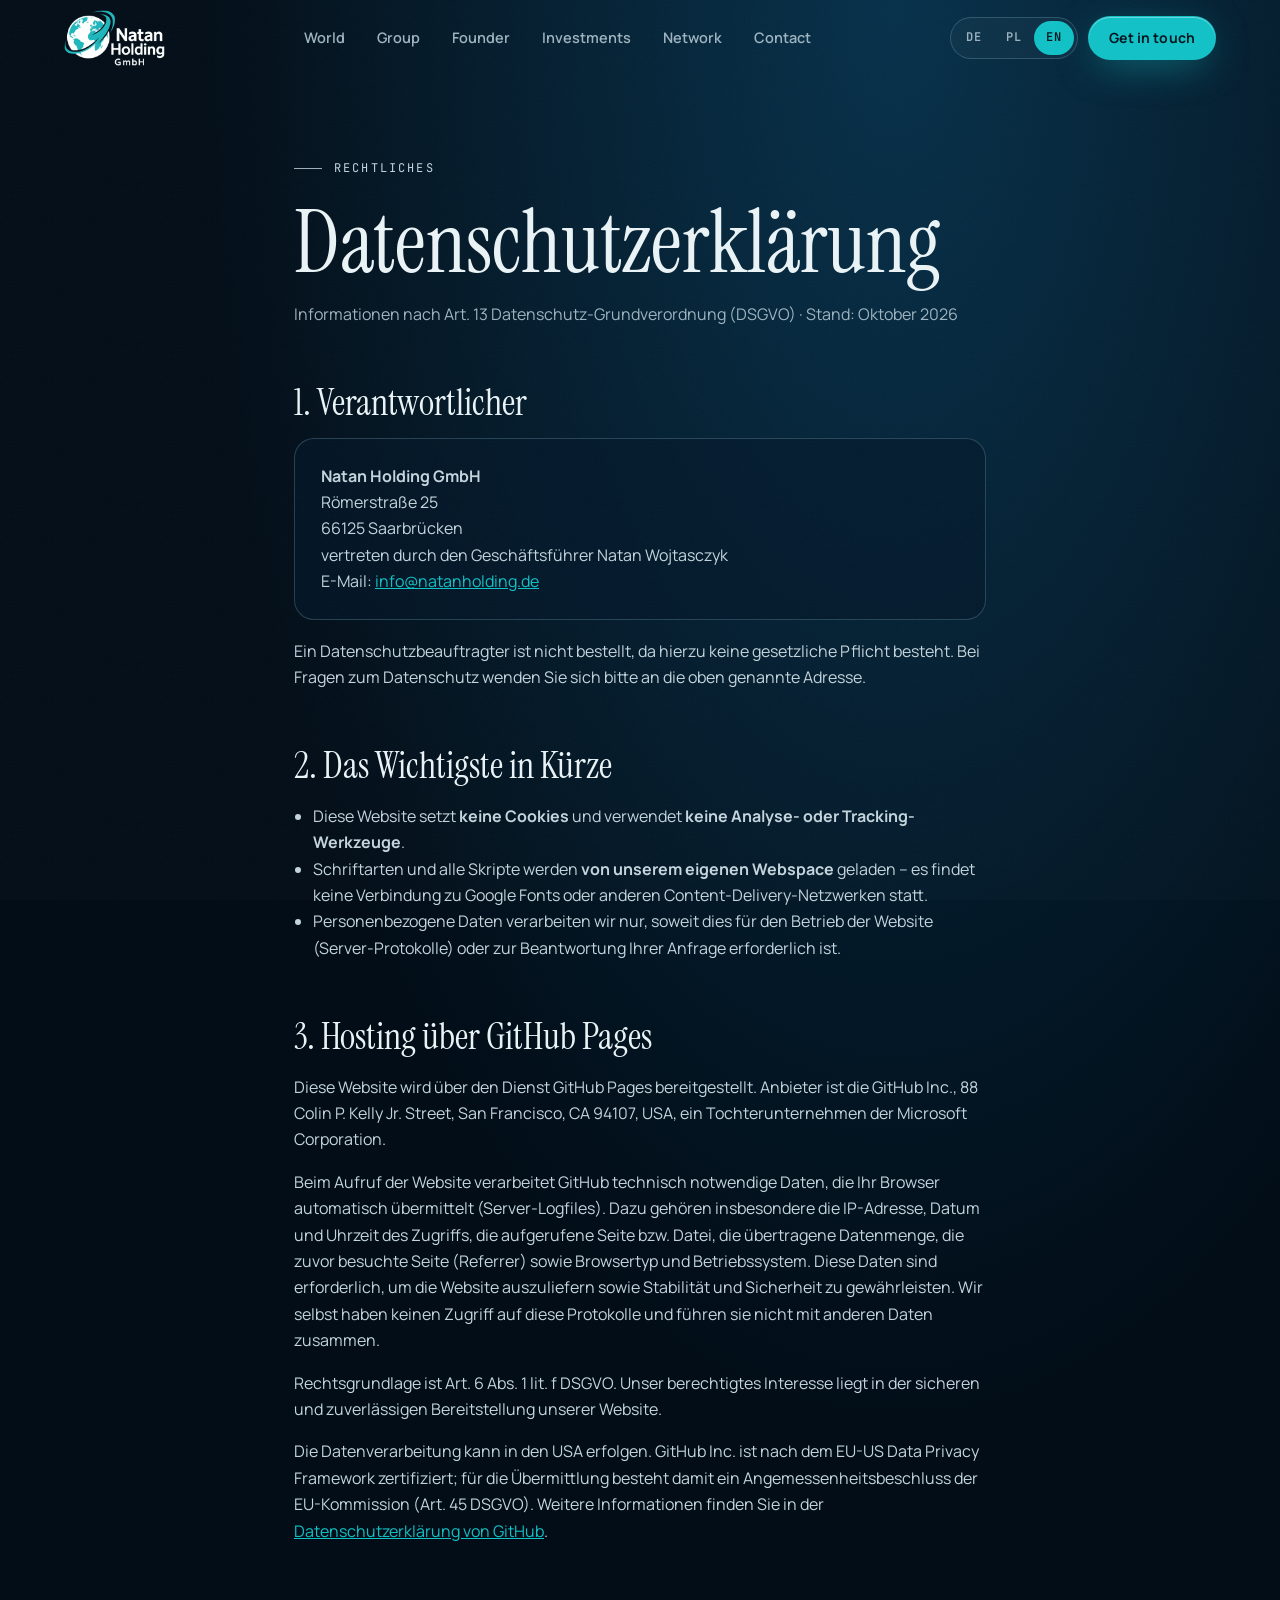
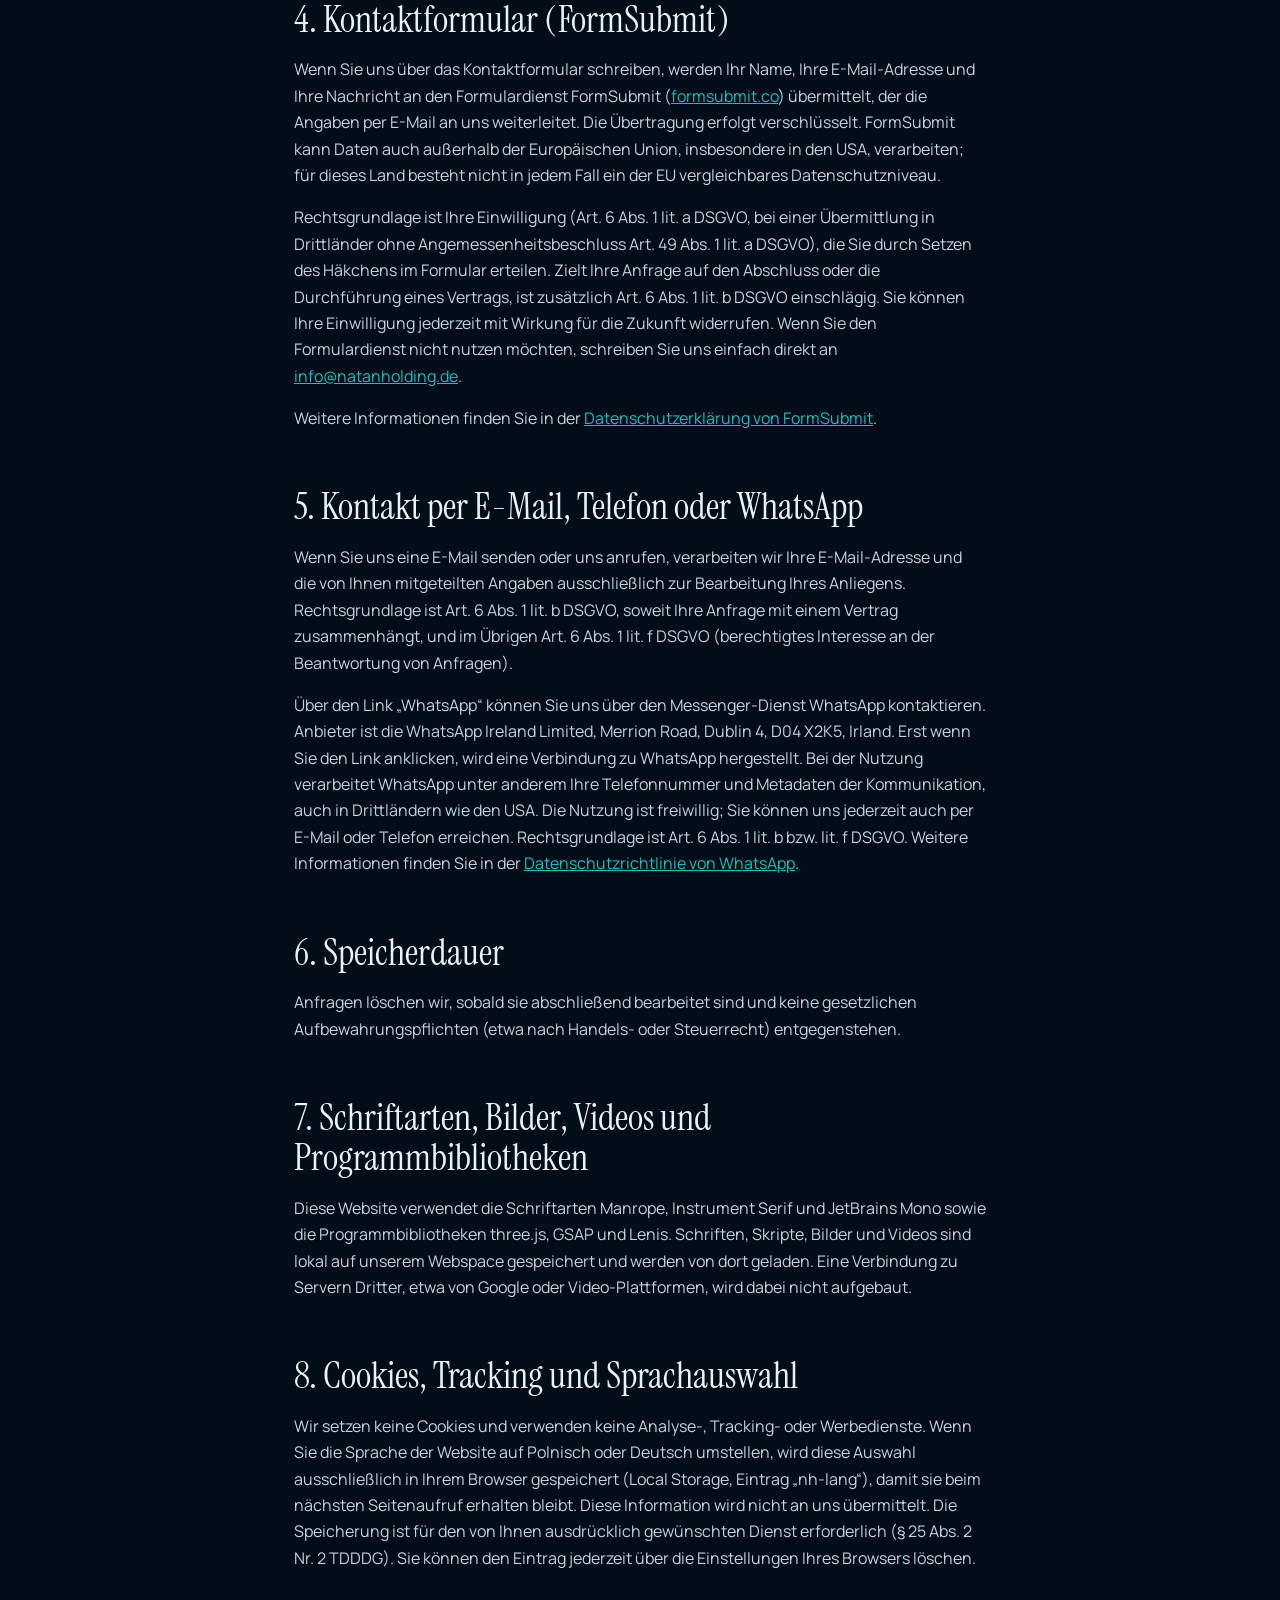
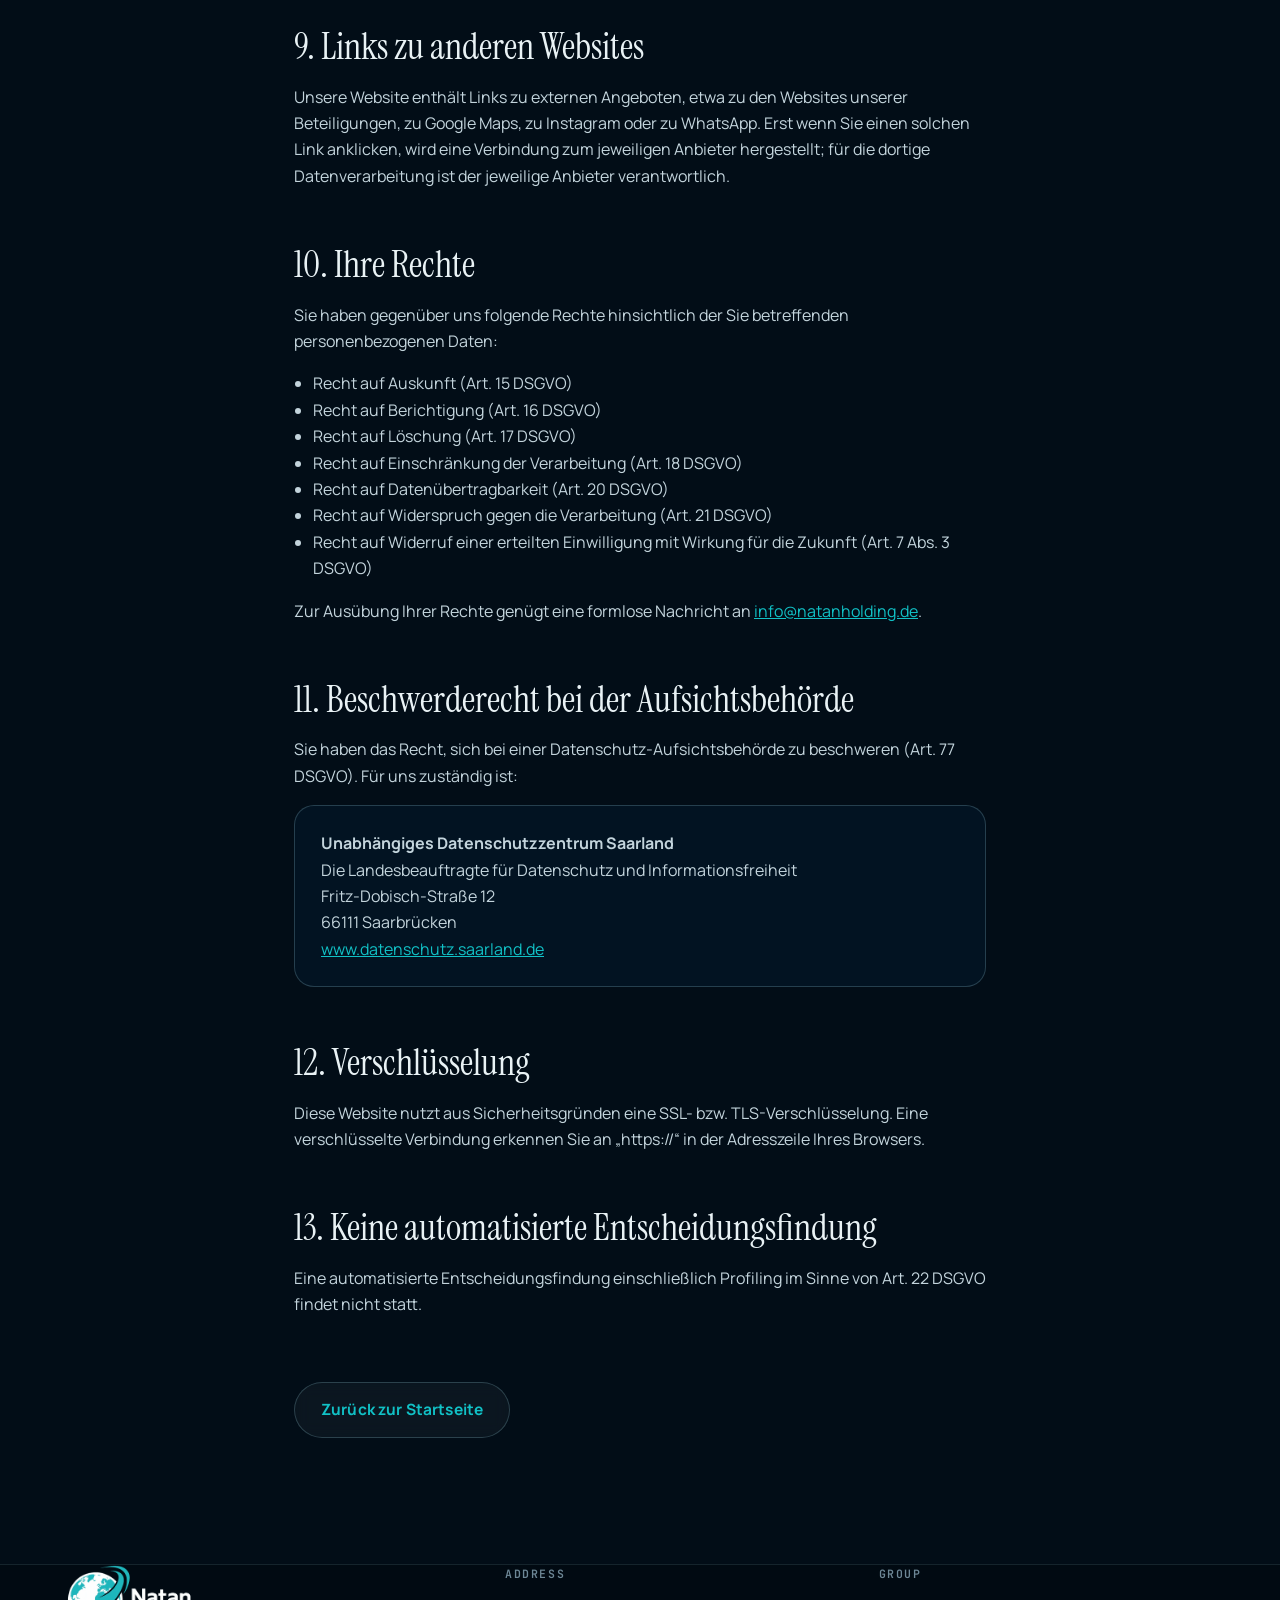
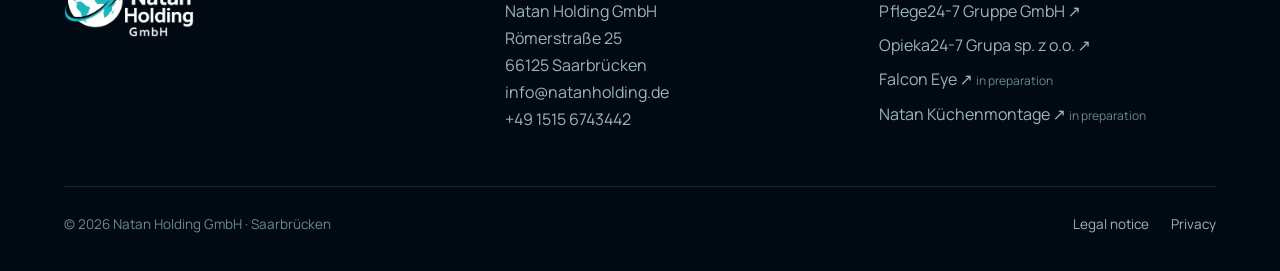
<file: datenschutz.html>
<!doctype html>
<html lang="de">
<head>
<meta charset="utf-8">
<meta name="viewport" content="width=device-width, initial-scale=1, viewport-fit=cover">
<title>Datenschutz – Natan Holding GmbH</title>
<meta name="description" content="Datenschutzerklärung der Natan Holding GmbH: Hosting über GitHub Pages, Kontaktformular, keine Cookies, kein Tracking.">
<link rel="canonical" href="https://natanholding.de/datenschutz.html">
<meta name="robots" content="index,follow">
<meta name="theme-color" content="#020d17">
<link rel="icon" href="favicon.ico" sizes="any">
<link rel="icon" type="image/png" sizes="32x32" href="img/icon-32.png">
<link rel="apple-touch-icon" href="img/icon-180.png">
<link rel="preload" href="fonts/instrument-serif-latin-400-normal.woff2" as="font" type="font/woff2" crossorigin>
<link rel="preload" href="fonts/manrope-latin-wght-normal.woff2" as="font" type="font/woff2" crossorigin>
<link rel="stylesheet" href="css/style.css?v=1792114770">
<script>document.documentElement.classList.add('js')</script>
</head>
<body>
<a class="skip" href="#main" data-i18n="skip">Zum Inhalt springen</a>
<header class="hdr" id="hdr">
  <div class="wrap hdr__in">
    <a class="brand" href="index.html" aria-label="Natan Holding GmbH – zur Startseite" data-i18n-attr="aria-label:brandAria">
      <picture><source srcset="img/logo-light.webp" type="image/webp"><img src="img/logo-light.png" width="640" height="355" alt="Natan Holding GmbH"></picture>
    </a>
    <nav class="nav" aria-label="Hauptnavigation" data-i18n-attr="aria-label:navAria">
      <a href="index.html#welt" data-i18n="nav1">Welt</a>
      <a href="index.html#gruppe" data-i18n="nav2">Gruppe</a>
      <a href="index.html#gruender" data-i18n="nav3">Gründer</a>
      <a href="index.html#investments" data-i18n="nav4">Investments</a>
      <a href="index.html#netzwerk" data-i18n="nav6">Netzwerk</a>
      <a href="index.html#kontakt" data-i18n="nav5">Kontakt</a>
    </nav>
    <div class="hdr__tools">
      <div class="lang" role="group" aria-label="Sprache wählen" data-i18n-attr="aria-label:langAria">
        <button type="button" data-lang="de" aria-pressed="true" lang="de" title="Deutsch">DE</button>
        <button type="button" data-lang="pl" aria-pressed="false" lang="pl" title="Polski">PL</button>
        <button type="button" data-lang="en" aria-pressed="false" lang="en" title="English">EN</button>
      </div>
      <a class="btn btn--primary" href="index.html#kontakt" data-i18n="navCta">Anfrage senden</a>
      <button class="burger" type="button" aria-label="Menü öffnen" aria-expanded="false" aria-controls="mnav" data-i18n-attr="aria-label:menuAria"><span></span></button>
    </div>
  </div>
</header>
<nav class="mnav" id="mnav" aria-label="Mobile Navigation" data-i18n-attr="aria-label:mnavAria">
  <a href="index.html#welt"><small>01</small><span data-i18n="nav1">Welt</span></a>
  <a href="index.html#gruppe"><small>02</small><span data-i18n="nav2">Gruppe</span></a>
  <a href="index.html#gruender"><small>03</small><span data-i18n="nav3">Gründer</span></a>
  <a href="index.html#investments"><small>04</small><span data-i18n="nav4">Investments</span></a>
  <a href="index.html#netzwerk"><small>05</small><span data-i18n="nav6">Netzwerk</span></a>
  <a href="index.html#kontakt"><small>06</small><span data-i18n="nav5">Kontakt</span></a>
</nav>
<main id="main" class="legal">
  <div class="wrap legal__in">
    <p class="pl-note" data-i18n="plNote">Teksty prawne są dostępne wyłącznie w języku niemieckim.</p>
    <p class="eyebrow">Rechtliches</p>
    <h1>Datenschutz&shy;erklärung</h1>
    <p class="sub">Informationen nach Art. 13 Datenschutz-Grundverordnung (DSGVO) · Stand: Oktober 2026</p>

    <h2>1. Verantwortlicher</h2>
    <div class="box"><p><strong>Natan Holding GmbH</strong><br>Römerstraße 25<br>66125 Saarbrücken<br>vertreten durch den Geschäftsführer Natan Wojtasczyk<br>E-Mail: <a href="mailto:info@natanholding.de">info@natanholding.de</a></p></div>
    <p>Ein Datenschutzbeauftragter ist nicht bestellt, da hierzu keine gesetzliche Pflicht besteht. Bei Fragen zum Datenschutz wenden Sie sich bitte an die oben genannte Adresse.</p>

    <h2>2. Das Wichtigste in Kürze</h2>
    <ul>
      <li>Diese Website setzt <strong>keine Cookies</strong> und verwendet <strong>keine Analyse- oder Tracking-Werkzeuge</strong>.</li>
      <li>Schriftarten und alle Skripte werden <strong>von unserem eigenen Webspace</strong> geladen – es findet keine Verbindung zu Google Fonts oder anderen Content-Delivery-Netzwerken statt.</li>
      <li>Personenbezogene Daten verarbeiten wir nur, soweit dies für den Betrieb der Website (Server-Protokolle) oder zur Beantwortung Ihrer Anfrage erforderlich ist.</li>
    </ul>

    <h2>3. Hosting über GitHub Pages</h2>
    <p>Diese Website wird über den Dienst GitHub Pages bereitgestellt. Anbieter ist die GitHub Inc., 88 Colin P. Kelly Jr. Street, San Francisco, CA 94107, USA, ein Tochterunternehmen der Microsoft Corporation.</p>
    <p>Beim Aufruf der Website verarbeitet GitHub technisch notwendige Daten, die Ihr Browser automatisch übermittelt (Server-Logfiles). Dazu gehören insbesondere die IP-Adresse, Datum und Uhrzeit des Zugriffs, die aufgerufene Seite bzw. Datei, die übertragene Datenmenge, die zuvor besuchte Seite (Referrer) sowie Browsertyp und Betriebssystem. Diese Daten sind erforderlich, um die Website auszuliefern sowie Stabilität und Sicherheit zu gewährleisten. Wir selbst haben keinen Zugriff auf diese Protokolle und führen sie nicht mit anderen Daten zusammen.</p>
    <p>Rechtsgrundlage ist Art. 6 Abs. 1 lit. f DSGVO. Unser berechtigtes Interesse liegt in der sicheren und zuverlässigen Bereitstellung unserer Website.</p>
    <p>Die Datenverarbeitung kann in den USA erfolgen. GitHub Inc. ist nach dem EU-US Data Privacy Framework zertifiziert; für die Übermittlung besteht damit ein Angemessenheitsbeschluss der EU-Kommission (Art. 45 DSGVO). Weitere Informationen finden Sie in der <a href="https://docs.github.com/de/site-policy/privacy-policies/github-general-privacy-statement" target="_blank" rel="noopener">Datenschutzerklärung von GitHub</a>.</p>

    <h2>4. Kontaktformular (FormSubmit)</h2>
    <p>Wenn Sie uns über das Kontaktformular schreiben, werden Ihr Name, Ihre E-Mail-Adresse und Ihre Nachricht an den Formulardienst FormSubmit (<a href="https://formsubmit.co" target="_blank" rel="noopener">formsubmit.co</a>) übermittelt, der die Angaben per E-Mail an uns weiterleitet. Die Übertragung erfolgt verschlüsselt. FormSubmit kann Daten auch außerhalb der Europäischen Union, insbesondere in den USA, verarbeiten; für dieses Land besteht nicht in jedem Fall ein der EU vergleichbares Datenschutzniveau.</p>
    <p>Rechtsgrundlage ist Ihre Einwilligung (Art. 6 Abs. 1 lit. a DSGVO, bei einer Übermittlung in Drittländer ohne Angemessenheitsbeschluss Art. 49 Abs. 1 lit. a DSGVO), die Sie durch Setzen des Häkchens im Formular erteilen. Zielt Ihre Anfrage auf den Abschluss oder die Durchführung eines Vertrags, ist zusätzlich Art. 6 Abs. 1 lit. b DSGVO einschlägig. Sie können Ihre Einwilligung jederzeit mit Wirkung für die Zukunft widerrufen. Wenn Sie den Formulardienst nicht nutzen möchten, schreiben Sie uns einfach direkt an <a href="mailto:info@natanholding.de">info@natanholding.de</a>.</p>
    <p>Weitere Informationen finden Sie in der <a href="https://formsubmit.co/privacy.pdf" target="_blank" rel="noopener">Datenschutzerklärung von FormSubmit</a>.</p>

    <h2>5. Kontakt per E-Mail, Telefon oder WhatsApp</h2>
    <p>Wenn Sie uns eine E-Mail senden oder uns anrufen, verarbeiten wir Ihre E-Mail-Adresse und die von Ihnen mitgeteilten Angaben ausschließlich zur Bearbeitung Ihres Anliegens. Rechtsgrundlage ist Art. 6 Abs. 1 lit. b DSGVO, soweit Ihre Anfrage mit einem Vertrag zusammenhängt, und im Übrigen Art. 6 Abs. 1 lit. f DSGVO (berechtigtes Interesse an der Beantwortung von Anfragen).</p>
    <p>Über den Link „WhatsApp“ können Sie uns über den Messenger-Dienst WhatsApp kontaktieren. Anbieter ist die WhatsApp Ireland Limited, Merrion Road, Dublin 4, D04 X2K5, Irland. Erst wenn Sie den Link anklicken, wird eine Verbindung zu WhatsApp hergestellt. Bei der Nutzung verarbeitet WhatsApp unter anderem Ihre Telefonnummer und Metadaten der Kommunikation, auch in Drittländern wie den USA. Die Nutzung ist freiwillig; Sie können uns jederzeit auch per E-Mail oder Telefon erreichen. Rechtsgrundlage ist Art. 6 Abs. 1 lit. b bzw. lit. f DSGVO. Weitere Informationen finden Sie in der <a href="https://www.whatsapp.com/legal/privacy-policy-eea" target="_blank" rel="noopener">Datenschutzrichtlinie von WhatsApp</a>.</p>

    <h2>6. Speicherdauer</h2>
    <p>Anfragen löschen wir, sobald sie abschließend bearbeitet sind und keine gesetzlichen Aufbewahrungspflichten (etwa nach Handels- oder Steuerrecht) entgegenstehen.</p>

    <h2>7. Schriftarten, Bilder, Videos und Programmbibliotheken</h2>
    <p>Diese Website verwendet die Schriftarten Manrope, Instrument Serif und JetBrains Mono sowie die Programmbibliotheken three.js, GSAP und Lenis. Schriften, Skripte, Bilder und Videos sind lokal auf unserem Webspace gespeichert und werden von dort geladen. Eine Verbindung zu Servern Dritter, etwa von Google oder Video-Plattformen, wird dabei nicht aufgebaut.</p>

    <h2>8. Cookies, Tracking und Sprachauswahl</h2>
    <p>Wir setzen keine Cookies und verwenden keine Analyse-, Tracking- oder Werbedienste. Wenn Sie die Sprache der Website auf Polnisch oder Deutsch umstellen, wird diese Auswahl ausschließlich in Ihrem Browser gespeichert (Local Storage, Eintrag „nh-lang“), damit sie beim nächsten Seitenaufruf erhalten bleibt. Diese Information wird nicht an uns übermittelt. Die Speicherung ist für den von Ihnen ausdrücklich gewünschten Dienst erforderlich (§ 25 Abs. 2 Nr. 2 TDDDG). Sie können den Eintrag jederzeit über die Einstellungen Ihres Browsers löschen.</p>

    <h2>9. Links zu anderen Websites</h2>
    <p>Unsere Website enthält Links zu externen Angeboten, etwa zu den Websites unserer Beteiligungen, zu Google Maps, zu Instagram oder zu WhatsApp. Erst wenn Sie einen solchen Link anklicken, wird eine Verbindung zum jeweiligen Anbieter hergestellt; für die dortige Datenverarbeitung ist der jeweilige Anbieter verantwortlich.</p>

    <h2>10. Ihre Rechte</h2>
    <p>Sie haben gegenüber uns folgende Rechte hinsichtlich der Sie betreffenden personenbezogenen Daten:</p>
    <ul>
      <li>Recht auf Auskunft (Art. 15 DSGVO)</li>
      <li>Recht auf Berichtigung (Art. 16 DSGVO)</li>
      <li>Recht auf Löschung (Art. 17 DSGVO)</li>
      <li>Recht auf Einschränkung der Verarbeitung (Art. 18 DSGVO)</li>
      <li>Recht auf Datenübertragbarkeit (Art. 20 DSGVO)</li>
      <li>Recht auf Widerspruch gegen die Verarbeitung (Art. 21 DSGVO)</li>
      <li>Recht auf Widerruf einer erteilten Einwilligung mit Wirkung für die Zukunft (Art. 7 Abs. 3 DSGVO)</li>
    </ul>
    <p>Zur Ausübung Ihrer Rechte genügt eine formlose Nachricht an <a href="mailto:info@natanholding.de">info@natanholding.de</a>.</p>

    <h2>11. Beschwerderecht bei der Aufsichtsbehörde</h2>
    <p>Sie haben das Recht, sich bei einer Datenschutz-Aufsichtsbehörde zu beschweren (Art. 77 DSGVO). Für uns zuständig ist:</p>
    <div class="box"><p><strong>Unabhängiges Datenschutzzentrum Saarland</strong><br>Die Landesbeauftragte für Datenschutz und Informationsfreiheit<br>Fritz-Dobisch-Straße 12<br>66111 Saarbrücken<br><a href="https://www.datenschutz.saarland.de" target="_blank" rel="noopener">www.datenschutz.saarland.de</a></p></div>

    <h2>12. Verschlüsselung</h2>
    <p>Diese Website nutzt aus Sicherheitsgründen eine SSL- bzw. TLS-Verschlüsselung. Eine verschlüsselte Verbindung erkennen Sie an „https://“ in der Adresszeile Ihres Browsers.</p>

    <h2>13. Keine automatisierte Entscheidungsfindung</h2>
    <p>Eine automatisierte Entscheidungsfindung einschließlich Profiling im Sinne von Art. 22 DSGVO findet nicht statt.</p>
    <p class="back"><a class="btn btn--ghost" href="index.html"><span data-i18n="backHome">Zurück zur Startseite</span></a></p>
  </div>
</main>
<footer class="ftr">
  <div class="wrap">
    <div class="ftr__top">
      <div><a href="index.html" aria-label="Natan Holding GmbH – zur Startseite" data-i18n-attr="aria-label:brandAria"><picture><source srcset="img/logo-light.webp" type="image/webp"><img src="img/logo-light.png" width="640" height="355" alt="Natan Holding GmbH" loading="lazy"></picture></a></div>
      <div>
        <h4 data-i18n="ftAddr">Anschrift</h4>
        <address>Natan Holding GmbH<br>Römerstraße 25<br>66125 Saarbrücken<br><a href="mailto:info@natanholding.de">info@natanholding.de</a><br><a href="tel:+4915156743442">+49 1515 6743442</a></address>
      </div>
      <div>
        <h4 data-i18n="ftPf">Gruppe</h4>
        <ul>
          <li><a href="https://pflege24-7.de" target="_blank" rel="noopener">Pflege24-7 Gruppe GmbH ↗</a></li>
          <li><a href="https://opieka24-7.pl" target="_blank" rel="noopener">Opieka24-7 Grupa sp. z o.o. ↗</a></li>
          <li><a href="https://falcon-eye.de" target="_blank" rel="noopener">Falcon Eye ↗</a> <small data-i18n="ftPlan">in Vorbereitung</small></li>
          <li><a href="https://natan.saarland" target="_blank" rel="noopener">Natan Küchenmontage ↗</a> <small data-i18n="ftPlan">in Vorbereitung</small></li>
        </ul>
      </div>
    </div>
    <div class="ftr__bot">
      <span>© 2026 Natan Holding GmbH · Saarbrücken</span>
      <nav aria-label="Rechtliches" data-i18n-attr="aria-label:legalAria"><a href="impressum.html" data-i18n="imp">Impressum</a><a href="datenschutz.html" data-i18n="dse">Datenschutz</a></nav>
    </div>
  </div>
</footer>
<script src="js/lenis.min.js" defer></script>
<script src="js/i18n.js?v=1792114770" defer></script>
<script type="module" src="js/app.js?v=1792114770"></script>
</body>
</html>
</file>
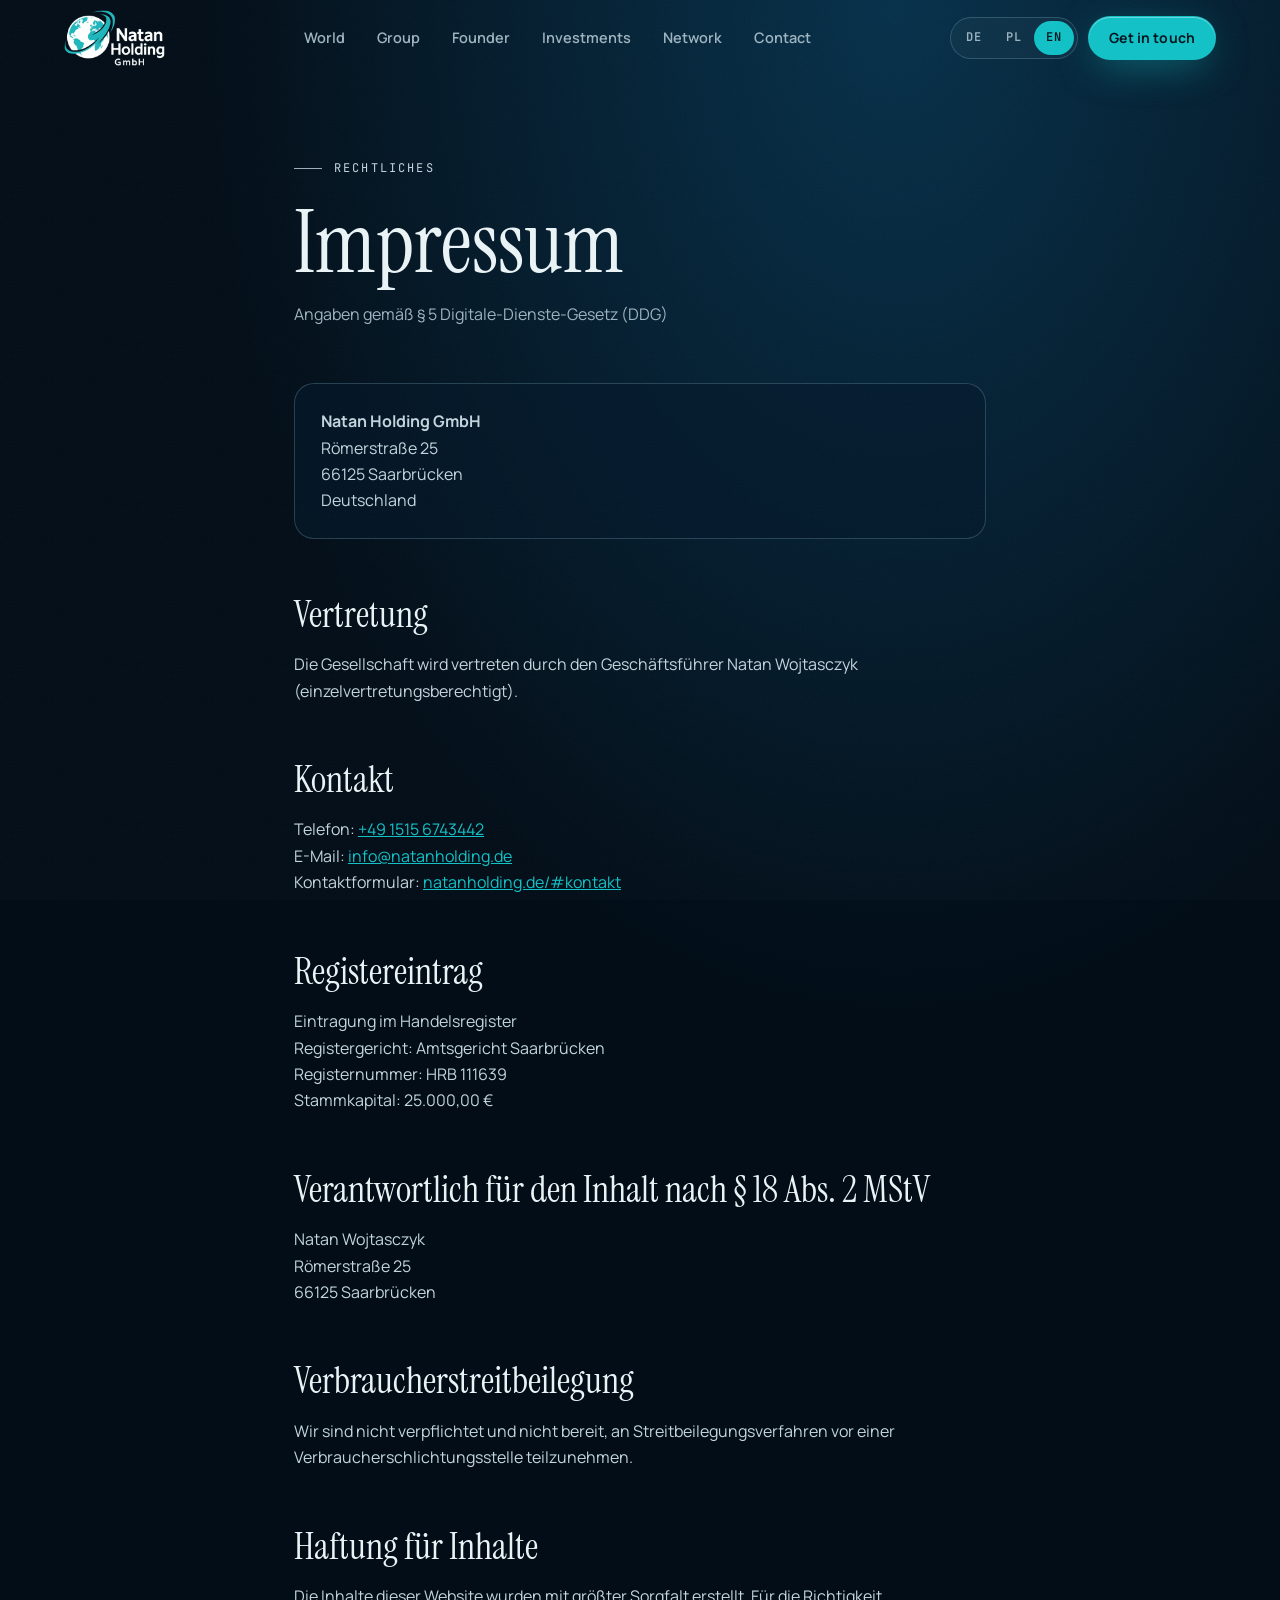
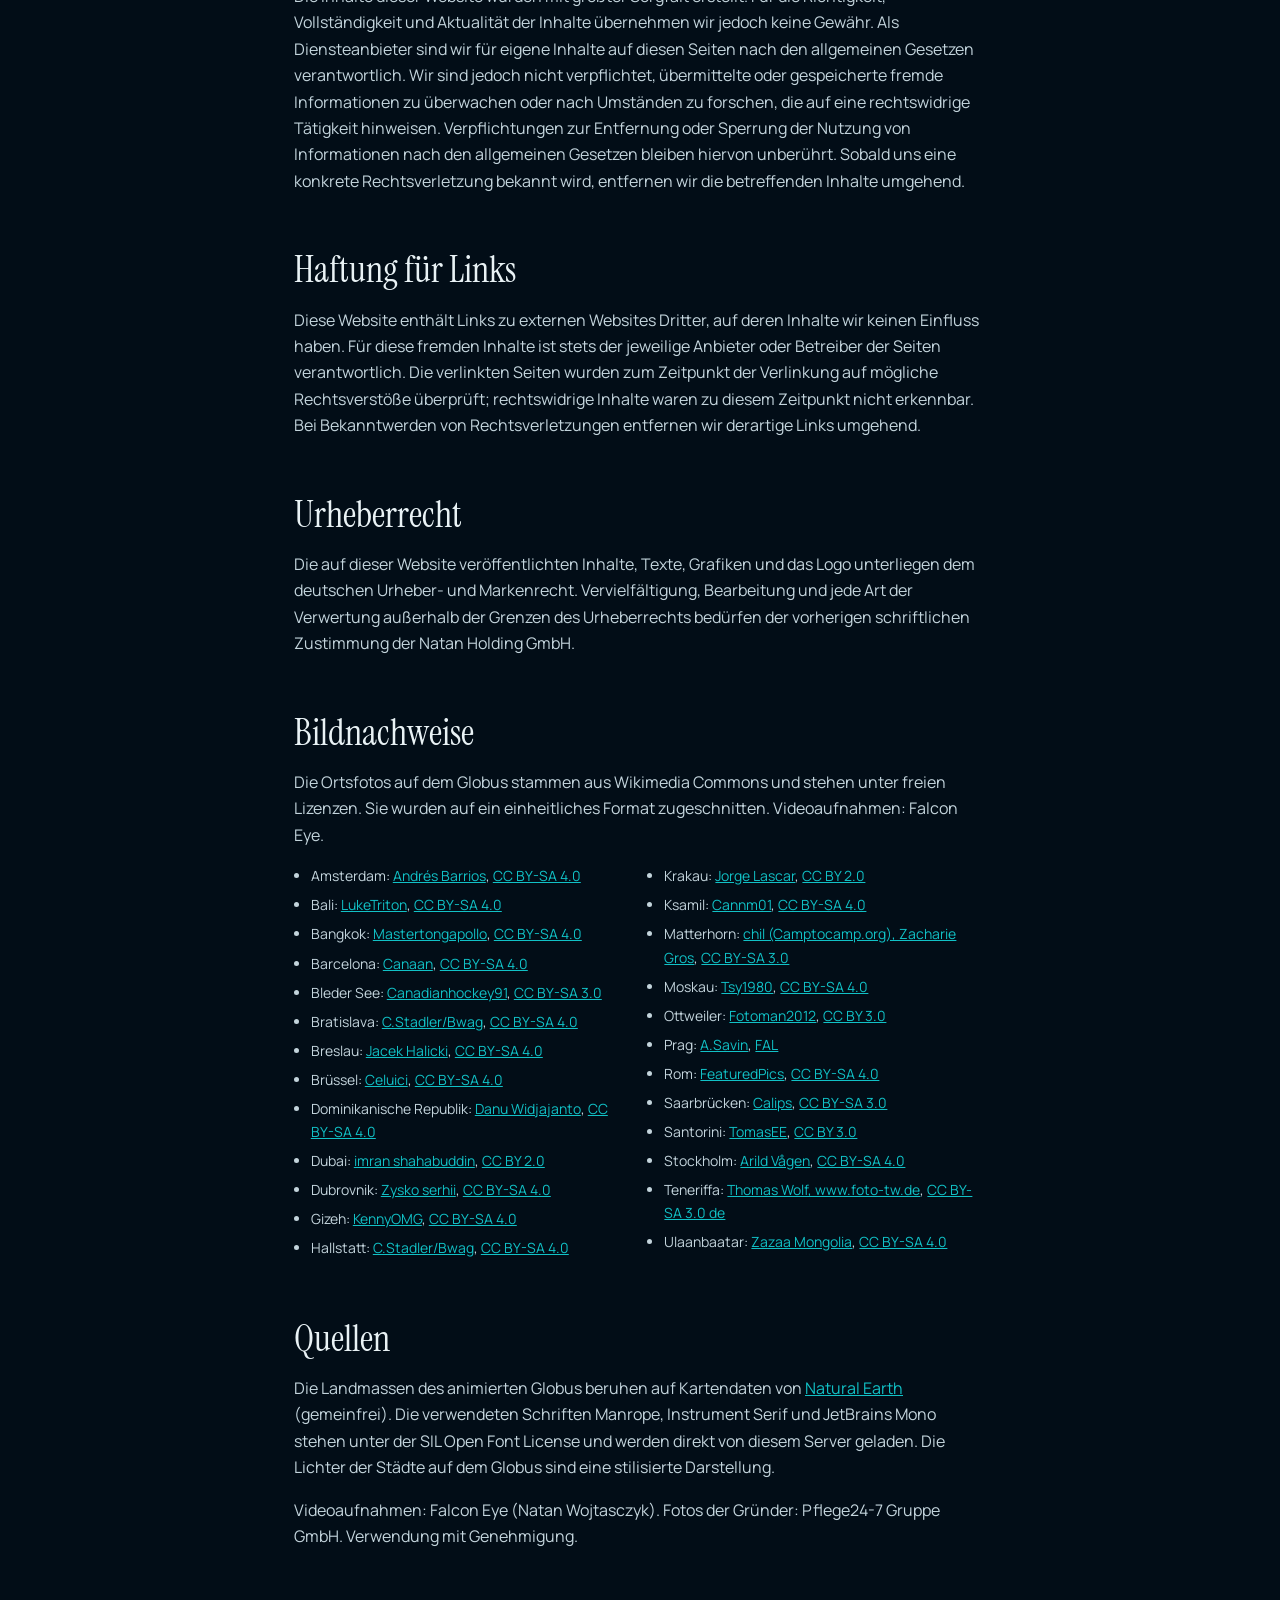
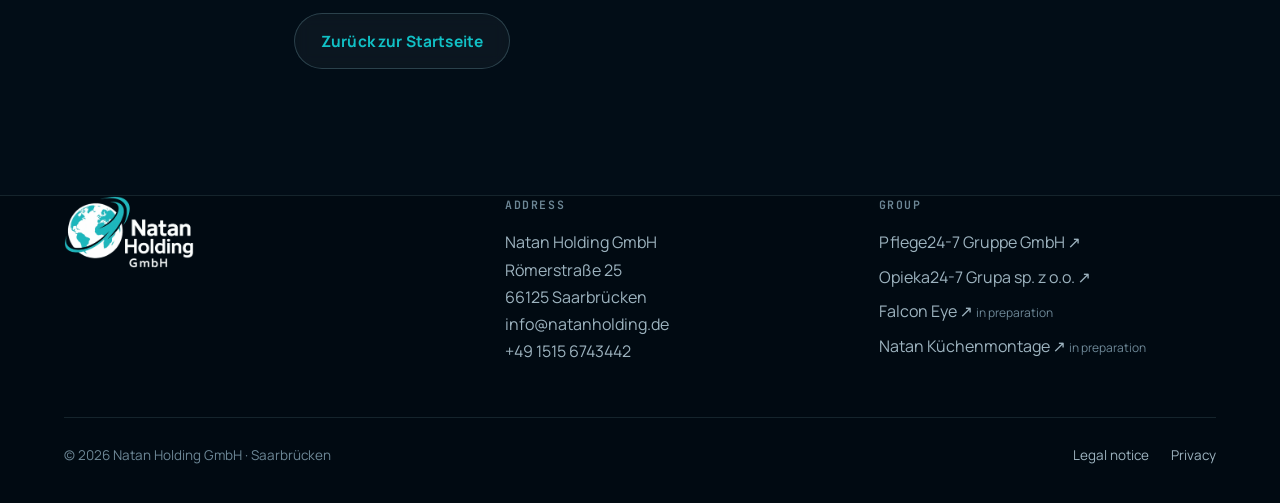
<file: impressum.html>
<!doctype html>
<html lang="de">
<head>
<meta charset="utf-8">
<meta name="viewport" content="width=device-width, initial-scale=1, viewport-fit=cover">
<title>Impressum – Natan Holding GmbH</title>
<meta name="description" content="Impressum der Natan Holding GmbH, Römerstraße 25, 66125 Saarbrücken – Amtsgericht Saarbrücken, HRB 111639. Geschäftsführer: Natan Wojtasczyk.">
<link rel="canonical" href="https://natanholding.de/impressum.html">
<meta name="robots" content="index,follow">
<meta name="theme-color" content="#020d17">
<link rel="icon" href="favicon.ico" sizes="any">
<link rel="icon" type="image/png" sizes="32x32" href="img/icon-32.png">
<link rel="apple-touch-icon" href="img/icon-180.png">
<link rel="preload" href="fonts/instrument-serif-latin-400-normal.woff2" as="font" type="font/woff2" crossorigin>
<link rel="preload" href="fonts/manrope-latin-wght-normal.woff2" as="font" type="font/woff2" crossorigin>
<link rel="stylesheet" href="css/style.css?v=1792114770">
<script>document.documentElement.classList.add('js')</script>
</head>
<body>
<a class="skip" href="#main" data-i18n="skip">Zum Inhalt springen</a>
<header class="hdr" id="hdr">
  <div class="wrap hdr__in">
    <a class="brand" href="index.html" aria-label="Natan Holding GmbH – zur Startseite" data-i18n-attr="aria-label:brandAria">
      <picture><source srcset="img/logo-light.webp" type="image/webp"><img src="img/logo-light.png" width="640" height="355" alt="Natan Holding GmbH"></picture>
    </a>
    <nav class="nav" aria-label="Hauptnavigation" data-i18n-attr="aria-label:navAria">
      <a href="index.html#welt" data-i18n="nav1">Welt</a>
      <a href="index.html#gruppe" data-i18n="nav2">Gruppe</a>
      <a href="index.html#gruender" data-i18n="nav3">Gründer</a>
      <a href="index.html#investments" data-i18n="nav4">Investments</a>
      <a href="index.html#netzwerk" data-i18n="nav6">Netzwerk</a>
      <a href="index.html#kontakt" data-i18n="nav5">Kontakt</a>
    </nav>
    <div class="hdr__tools">
      <div class="lang" role="group" aria-label="Sprache wählen" data-i18n-attr="aria-label:langAria">
        <button type="button" data-lang="de" aria-pressed="true" lang="de" title="Deutsch">DE</button>
        <button type="button" data-lang="pl" aria-pressed="false" lang="pl" title="Polski">PL</button>
        <button type="button" data-lang="en" aria-pressed="false" lang="en" title="English">EN</button>
      </div>
      <a class="btn btn--primary" href="index.html#kontakt" data-i18n="navCta">Anfrage senden</a>
      <button class="burger" type="button" aria-label="Menü öffnen" aria-expanded="false" aria-controls="mnav" data-i18n-attr="aria-label:menuAria"><span></span></button>
    </div>
  </div>
</header>
<nav class="mnav" id="mnav" aria-label="Mobile Navigation" data-i18n-attr="aria-label:mnavAria">
  <a href="index.html#welt"><small>01</small><span data-i18n="nav1">Welt</span></a>
  <a href="index.html#gruppe"><small>02</small><span data-i18n="nav2">Gruppe</span></a>
  <a href="index.html#gruender"><small>03</small><span data-i18n="nav3">Gründer</span></a>
  <a href="index.html#investments"><small>04</small><span data-i18n="nav4">Investments</span></a>
  <a href="index.html#netzwerk"><small>05</small><span data-i18n="nav6">Netzwerk</span></a>
  <a href="index.html#kontakt"><small>06</small><span data-i18n="nav5">Kontakt</span></a>
</nav>
<main id="main" class="legal">
  <div class="wrap legal__in">
    <p class="pl-note" data-i18n="plNote">Teksty prawne są dostępne wyłącznie w języku niemieckim.</p>
    <p class="eyebrow">Rechtliches</p>
    <h1>Impressum</h1>
    <p class="sub">Angaben gemäß § 5 Digitale-Dienste-Gesetz (DDG)</p>

    <div class="box"><p><strong>Natan Holding GmbH</strong><br>Römerstraße 25<br>66125 Saarbrücken<br>Deutschland</p></div>

    <h2>Vertretung</h2>
    <p>Die Gesellschaft wird vertreten durch den Geschäftsführer Natan Wojtasczyk (einzelvertretungsberechtigt).</p>

    <h2>Kontakt</h2>
    <p>Telefon: <a href="tel:+4915156743442">+49 1515 6743442</a><br>E-Mail: <a href="mailto:info@natanholding.de">info@natanholding.de</a><br>Kontaktformular: <a href="index.html#kontakt">natanholding.de/#kontakt</a></p>

    <h2>Registereintrag</h2>
    <p>Eintragung im Handelsregister<br>Registergericht: Amtsgericht Saarbrücken<br>Registernummer: HRB 111639<br>Stammkapital: 25.000,00 €</p>

    <h2>Verantwortlich für den Inhalt nach § 18 Abs. 2 MStV</h2>
    <p>Natan Wojtasczyk<br>Römerstraße 25<br>66125 Saarbrücken</p>

    <h2>Verbraucherstreitbeilegung</h2>
    <p>Wir sind nicht verpflichtet und nicht bereit, an Streitbeilegungsverfahren vor einer Verbraucherschlichtungsstelle teilzunehmen.</p>

    <h2>Haftung für Inhalte</h2>
    <p>Die Inhalte dieser Website wurden mit größter Sorgfalt erstellt. Für die Richtigkeit, Vollständigkeit und Aktualität der Inhalte übernehmen wir jedoch keine Gewähr. Als Diensteanbieter sind wir für eigene Inhalte auf diesen Seiten nach den allgemeinen Gesetzen verantwortlich. Wir sind jedoch nicht verpflichtet, übermittelte oder gespeicherte fremde Informationen zu überwachen oder nach Umständen zu forschen, die auf eine rechtswidrige Tätigkeit hinweisen. Verpflichtungen zur Entfernung oder Sperrung der Nutzung von Informationen nach den allgemeinen Gesetzen bleiben hiervon unberührt. Sobald uns eine konkrete Rechtsverletzung bekannt wird, entfernen wir die betreffenden Inhalte umgehend.</p>

    <h2>Haftung für Links</h2>
    <p>Diese Website enthält Links zu externen Websites Dritter, auf deren Inhalte wir keinen Einfluss haben. Für diese fremden Inhalte ist stets der jeweilige Anbieter oder Betreiber der Seiten verantwortlich. Die verlinkten Seiten wurden zum Zeitpunkt der Verlinkung auf mögliche Rechtsverstöße überprüft; rechtswidrige Inhalte waren zu diesem Zeitpunkt nicht erkennbar. Bei Bekanntwerden von Rechtsverletzungen entfernen wir derartige Links umgehend.</p>

    <h2>Urheberrecht</h2>
    <p>Die auf dieser Website veröffentlichten Inhalte, Texte, Grafiken und das Logo unterliegen dem deutschen Urheber- und Markenrecht. Vervielfältigung, Bearbeitung und jede Art der Verwertung außerhalb der Grenzen des Urheberrechts bedürfen der vorherigen schriftlichen Zustimmung der Natan Holding GmbH.</p>

    <h2>Bildnachweise</h2>
    <p>Die Ortsfotos auf dem Globus stammen aus Wikimedia Commons und stehen unter freien Lizenzen. Sie wurden auf ein einheitliches Format zugeschnitten. Videoaufnahmen: Falcon Eye.</p>
    <ul class="credits-list"><li>Amsterdam: <a href="https://commons.wikimedia.org/wiki/File:Imagen_de_los_canales_conc%C3%A9ntricos_en_%C3%81msterdam.png" target="_blank" rel="noopener">Andrés Barrios</a>, <a href="https://creativecommons.org/licenses/by-sa/4.0/deed.de" target="_blank" rel="noopener">CC BY-SA 4.0</a></li><li>Bali: <a href="https://commons.wikimedia.org/wiki/File:Pura_Ulun_Danu_Bratan,_2022.jpg" target="_blank" rel="noopener">LukeTriton</a>, <a href="https://creativecommons.org/licenses/by-sa/4.0/deed.de" target="_blank" rel="noopener">CC BY-SA 4.0</a></li><li>Bangkok: <a href="https://commons.wikimedia.org/wiki/File:%E0%B9%80%E0%B8%88%E0%B8%94%E0%B8%B5%E0%B8%A2%E0%B9%8C%E0%B8%9B%E0%B8%A3%E0%B8%B0%E0%B8%98%E0%B8%B2%E0%B8%99%E0%B8%97%E0%B8%A3%E0%B8%87%E0%B8%9B%E0%B8%A3%E0%B8%B2%E0%B8%87%E0%B8%84%E0%B9%8C%E0%B8%A7%E0%B8%B1%E0%B8%94%E0%B8%AD%E0%B8%A3%E0%B8%B8%E0%B8%932.jpg" target="_blank" rel="noopener">Mastertongapollo</a>, <a href="https://creativecommons.org/licenses/by-sa/4.0/deed.de" target="_blank" rel="noopener">CC BY-SA 4.0</a></li><li>Barcelona: <a href="https://commons.wikimedia.org/wiki/File:SF_maig_2_cropped.jpg" target="_blank" rel="noopener">Canaan</a>, <a href="https://creativecommons.org/licenses/by-sa/4.0/deed.de" target="_blank" rel="noopener">CC BY-SA 4.0</a></li><li>Bleder See: <a href="https://commons.wikimedia.org/wiki/File:Lake_Bled_from_the_Mountain.jpg" target="_blank" rel="noopener">Canadianhockey91</a>, <a href="https://creativecommons.org/licenses/by-sa/3.0/deed.de" target="_blank" rel="noopener">CC BY-SA 3.0</a></li><li>Bratislava: <a href="https://commons.wikimedia.org/wiki/File:Bratislava_-_Burg_(b).JPG" target="_blank" rel="noopener">C.Stadler/Bwag</a>, <a href="https://creativecommons.org/licenses/by-sa/4.0/deed.de" target="_blank" rel="noopener">CC BY-SA 4.0</a></li><li>Breslau: <a href="https://commons.wikimedia.org/wiki/File:2016_Wroc%C5%82aw,_Rynek_49.jpg" target="_blank" rel="noopener">Jacek Halicki</a>, <a href="https://creativecommons.org/licenses/by-sa/4.0/deed.de" target="_blank" rel="noopener">CC BY-SA 4.0</a></li><li>Brüssel: <a href="https://commons.wikimedia.org/wiki/File:Grand-Place,_Brussels_-_panorama,_June_2018.jpg" target="_blank" rel="noopener">Celuici</a>, <a href="https://creativecommons.org/licenses/by-sa/4.0/deed.de" target="_blank" rel="noopener">CC BY-SA 4.0</a></li><li>Dominikanische Republik: <a href="https://commons.wikimedia.org/wiki/File:Saona_Island_December_2020.jpg" target="_blank" rel="noopener">Danu Widjajanto</a>, <a href="https://creativecommons.org/licenses/by-sa/4.0/deed.de" target="_blank" rel="noopener">CC BY-SA 4.0</a></li><li>Dubai: <a href="https://commons.wikimedia.org/wiki/File:Burj_Khalifa_(worlds_tallest_building)_and_the_Dubai_skyline_(25781049892).jpg" target="_blank" rel="noopener">imran shahabuddin</a>, <a href="https://creativecommons.org/licenses/by/2.0/deed.de" target="_blank" rel="noopener">CC BY 2.0</a></li><li>Dubrovnik: <a href="https://commons.wikimedia.org/wiki/File:The_walls_of_the_fortress_and_View_of_the_old_city._panorama.jpg" target="_blank" rel="noopener">Zysko serhii</a>, <a href="https://creativecommons.org/licenses/by-sa/4.0/deed.de" target="_blank" rel="noopener">CC BY-SA 4.0</a></li><li>Gizeh: <a href="https://commons.wikimedia.org/wiki/File:Pyramids_of_the_Giza_Necropolis.jpg" target="_blank" rel="noopener">KennyOMG</a>, <a href="https://creativecommons.org/licenses/by-sa/4.0/deed.de" target="_blank" rel="noopener">CC BY-SA 4.0</a></li><li>Hallstatt: <a href="https://commons.wikimedia.org/wiki/File:Hallstatt_-_Zentrum_.JPG" target="_blank" rel="noopener">C.Stadler/Bwag</a>, <a href="https://creativecommons.org/licenses/by-sa/4.0/deed.de" target="_blank" rel="noopener">CC BY-SA 4.0</a></li><li>Krakau: <a href="https://commons.wikimedia.org/wiki/File:Sukiennice_and_Main_Market_Square_Krakow_Poland.JPG" target="_blank" rel="noopener">Jorge Lascar</a>, <a href="https://creativecommons.org/licenses/by/2.0/deed.de" target="_blank" rel="noopener">CC BY 2.0</a></li><li>Ksamil: <a href="https://commons.wikimedia.org/wiki/File:Ksamill-1.jpg" target="_blank" rel="noopener">Cannm01</a>, <a href="https://creativecommons.org/licenses/by-sa/4.0/deed.de" target="_blank" rel="noopener">CC BY-SA 4.0</a></li><li>Matterhorn: <a href="https://commons.wikimedia.org/wiki/File:Matterhorn_from_Domh%C3%BCtte_-_2.jpg" target="_blank" rel="noopener">chil (Camptocamp.org), Zacharie Gros</a>, <a href="https://creativecommons.org/licenses/by-sa/3.0/deed.de" target="_blank" rel="noopener">CC BY-SA 3.0</a></li><li>Moskau: <a href="https://commons.wikimedia.org/wiki/File:Saint_Basil%27s_Cathedral_in_Moscow.jpg" target="_blank" rel="noopener">Tsy1980</a>, <a href="https://creativecommons.org/licenses/by-sa/4.0/deed.de" target="_blank" rel="noopener">CC BY-SA 4.0</a></li><li>Ottweiler: <a href="https://commons.wikimedia.org/wiki/File:Ottweiler_Rathausplatz_Alter_Turm_01_2012-05-21.JPG" target="_blank" rel="noopener">Fotoman2012</a>, <a href="https://creativecommons.org/licenses/by/3.0/deed.de" target="_blank" rel="noopener">CC BY 3.0</a></li><li>Prag: <a href="https://commons.wikimedia.org/wiki/File:Prague_07-2016_view_from_Lesser_Town_Tower_of_Charles_Bridge_img3.jpg" target="_blank" rel="noopener">A.Savin</a>, <a href="https://artlibre.org/licence/lal/de1-3/" target="_blank" rel="noopener">FAL</a></li><li>Rom: <a href="https://commons.wikimedia.org/wiki/File:Colosseo_2020.jpg" target="_blank" rel="noopener">FeaturedPics</a>, <a href="https://creativecommons.org/licenses/by-sa/4.0/deed.de" target="_blank" rel="noopener">CC BY-SA 4.0</a></li><li>Saarbrücken: <a href="https://commons.wikimedia.org/wiki/File:Saarland_Rathaus_Saarbr%C3%BCcken_01.jpg" target="_blank" rel="noopener">Calips</a>, <a href="https://creativecommons.org/licenses/by-sa/3.0/deed.de" target="_blank" rel="noopener">CC BY-SA 3.0</a></li><li>Santorini: <a href="https://commons.wikimedia.org/wiki/File:Oia_sunset_-_panoramio_(2).jpg" target="_blank" rel="noopener">TomasEE</a>, <a href="https://creativecommons.org/licenses/by/3.0/deed.de" target="_blank" rel="noopener">CC BY 3.0</a></li><li>Stockholm: <a href="https://commons.wikimedia.org/wiki/File:Gamla_stan_September_2014_01.jpg" target="_blank" rel="noopener">Arild Vågen</a>, <a href="https://creativecommons.org/licenses/by-sa/4.0/deed.de" target="_blank" rel="noopener">CC BY-SA 4.0</a></li><li>Teneriffa: <a href="https://commons.wikimedia.org/wiki/File:Roque_Cinchado_und_Teide.jpg" target="_blank" rel="noopener">Thomas Wolf, www.foto-tw.de</a>, <a href="https://creativecommons.org/licenses/by-sa/3.0/de/" target="_blank" rel="noopener">CC BY-SA 3.0 de</a></li><li>Ulaanbaatar: <a href="https://commons.wikimedia.org/wiki/File:Chinggis_Square.jpg" target="_blank" rel="noopener">Zazaa Mongolia</a>, <a href="https://creativecommons.org/licenses/by-sa/4.0/deed.de" target="_blank" rel="noopener">CC BY-SA 4.0</a></li></ul>
    <h2>Quellen</h2>
    <p>Die Landmassen des animierten Globus beruhen auf Kartendaten von <a href="https://www.naturalearthdata.com/" target="_blank" rel="noopener">Natural Earth</a> (gemeinfrei). Die verwendeten Schriften Manrope, Instrument Serif und JetBrains Mono stehen unter der SIL Open Font License und werden direkt von diesem Server geladen. Die Lichter der Städte auf dem Globus sind eine stilisierte Darstellung.</p>
    <p>Videoaufnahmen: Falcon Eye (Natan Wojtasczyk). Fotos der Gründer: Pflege24-7 Gruppe GmbH. Verwendung mit Genehmigung.</p>
    <p class="back"><a class="btn btn--ghost" href="index.html"><span data-i18n="backHome">Zurück zur Startseite</span></a></p>
  </div>
</main>
<footer class="ftr">
  <div class="wrap">
    <div class="ftr__top">
      <div><a href="index.html" aria-label="Natan Holding GmbH – zur Startseite" data-i18n-attr="aria-label:brandAria"><picture><source srcset="img/logo-light.webp" type="image/webp"><img src="img/logo-light.png" width="640" height="355" alt="Natan Holding GmbH" loading="lazy"></picture></a></div>
      <div>
        <h4 data-i18n="ftAddr">Anschrift</h4>
        <address>Natan Holding GmbH<br>Römerstraße 25<br>66125 Saarbrücken<br><a href="mailto:info@natanholding.de">info@natanholding.de</a><br><a href="tel:+4915156743442">+49 1515 6743442</a></address>
      </div>
      <div>
        <h4 data-i18n="ftPf">Gruppe</h4>
        <ul>
          <li><a href="https://pflege24-7.de" target="_blank" rel="noopener">Pflege24-7 Gruppe GmbH ↗</a></li>
          <li><a href="https://opieka24-7.pl" target="_blank" rel="noopener">Opieka24-7 Grupa sp. z o.o. ↗</a></li>
          <li><a href="https://falcon-eye.de" target="_blank" rel="noopener">Falcon Eye ↗</a> <small data-i18n="ftPlan">in Vorbereitung</small></li>
          <li><a href="https://natan.saarland" target="_blank" rel="noopener">Natan Küchenmontage ↗</a> <small data-i18n="ftPlan">in Vorbereitung</small></li>
        </ul>
      </div>
    </div>
    <div class="ftr__bot">
      <span>© 2026 Natan Holding GmbH · Saarbrücken</span>
      <nav aria-label="Rechtliches" data-i18n-attr="aria-label:legalAria"><a href="impressum.html" data-i18n="imp">Impressum</a><a href="datenschutz.html" data-i18n="dse">Datenschutz</a></nav>
    </div>
  </div>
</footer>
<script src="js/lenis.min.js" defer></script>
<script src="js/i18n.js?v=1792114770" defer></script>
<script type="module" src="js/app.js?v=1792114770"></script>
</body>
</html>
</file>
<file: css/style.css>
/* Natan Holding GmbH — Stylesheet */
@font-face{font-family:"Manrope Variable";font-style:normal;font-display:swap;font-weight:200 800;src:url(../fonts/manrope-latin-ext-wght-normal.woff2) format("woff2-variations"),url(../fonts/manrope-latin-ext-wght-normal.woff2) format("woff2");unicode-range:U+0100-02BA,U+02BD-02C5,U+02C7-02CC,U+02CE-02D7,U+02DD-02FF,U+0304,U+0308,U+0329,U+1D00-1DBF,U+1E00-1E9F,U+1EF2-1EFF,U+2020,U+20A0-20AB,U+20AD-20C0,U+2113,U+2C60-2C7F,U+A720-A7FF}
@font-face{font-family:"Manrope Variable";font-style:normal;font-display:swap;font-weight:200 800;src:url(../fonts/manrope-latin-wght-normal.woff2) format("woff2-variations"),url(../fonts/manrope-latin-wght-normal.woff2) format("woff2");unicode-range:U+0000-00FF,U+0131,U+0152-0153,U+02BB-02BC,U+02C6,U+02DA,U+02DC,U+0304,U+0308,U+0329,U+2000-206F,U+20AC,U+2122,U+2191,U+2193,U+2212,U+2215,U+FEFF,U+FFFD}
@font-face{font-family:"Instrument Serif";font-style:normal;font-display:swap;font-weight:400;src:url(../fonts/instrument-serif-latin-ext-400-normal.woff2) format("woff2");unicode-range:U+0100-02BA,U+02BD-02C5,U+02C7-02CC,U+02CE-02D7,U+02DD-02FF,U+0304,U+0308,U+0329,U+1D00-1DBF,U+1E00-1E9F,U+1EF2-1EFF,U+2020,U+20A0-20AB,U+20AD-20C0,U+2113,U+2C60-2C7F,U+A720-A7FF}
@font-face{font-family:"Instrument Serif";font-style:normal;font-display:swap;font-weight:400;src:url(../fonts/instrument-serif-latin-400-normal.woff2) format("woff2");unicode-range:U+0000-00FF,U+0131,U+0152-0153,U+02BB-02BC,U+02C6,U+02DA,U+02DC,U+0304,U+0308,U+0329,U+2000-206F,U+20AC,U+2122,U+2191,U+2193,U+2212,U+2215,U+FEFF,U+FFFD}
@font-face{font-family:"Instrument Serif";font-style:italic;font-display:swap;font-weight:400;src:url(../fonts/instrument-serif-latin-ext-400-italic.woff2) format("woff2");unicode-range:U+0100-02BA,U+02BD-02C5,U+02C7-02CC,U+02CE-02D7,U+02DD-02FF,U+0304,U+0308,U+0329,U+1D00-1DBF,U+1E00-1E9F,U+1EF2-1EFF,U+2020,U+20A0-20AB,U+20AD-20C0,U+2113,U+2C60-2C7F,U+A720-A7FF}
@font-face{font-family:"Instrument Serif";font-style:italic;font-display:swap;font-weight:400;src:url(../fonts/instrument-serif-latin-400-italic.woff2) format("woff2");unicode-range:U+0000-00FF,U+0131,U+0152-0153,U+02BB-02BC,U+02C6,U+02DA,U+02DC,U+0304,U+0308,U+0329,U+2000-206F,U+20AC,U+2122,U+2191,U+2193,U+2212,U+2215,U+FEFF,U+FFFD}
@font-face{font-family:"JetBrains Mono";font-style:normal;font-display:swap;font-weight:100 800;src:url(../fonts/jetbrains-mono-latin-ext-wght-normal.woff2) format("woff2");unicode-range:U+0100-02BA,U+02BD-02C5,U+02C7-02CC,U+02CE-02D7,U+02DD-02FF,U+0304,U+0308,U+0329,U+1D00-1DBF,U+1E00-1E9F,U+1EF2-1EFF,U+2020,U+20A0-20AB,U+20AD-20C0,U+2113,U+2C60-2C7F,U+A720-A7FF}
@font-face{font-family:"JetBrains Mono";font-style:normal;font-display:swap;font-weight:100 800;src:url(../fonts/jetbrains-mono-latin-wght-normal.woff2) format("woff2");unicode-range:U+0000-00FF,U+0131,U+0152-0153,U+02BB-02BC,U+02C6,U+02DA,U+02DC,U+0304,U+0308,U+0329,U+2000-206F,U+20AC,U+2122,U+2191,U+2193,U+2212,U+2215,U+FEFF,U+FFFD}

:root{
  --bg:#020d17; --bg-2:#04182a; --bg-3:#072238;
  --navy:#003f5d; --navy-l:#0b5679;
  --teal:#11c1c6; --teal-2:#7fe3e6; --teal-d:#0a8e93;
  --text:#e9f2f5; --muted:#9db3bf; --dim:#6d8796;
  --line:rgba(160,220,230,.12); --line-2:rgba(160,220,230,.22);
  --paper:#eef3f4; --paper-2:#e2eaec; --ink:#062033; --ink-muted:#4b6474; --ink-line:rgba(6,32,51,.12);
  --serif:"Instrument Serif",Georgia,"Times New Roman",serif;
  --sans:"Manrope Variable",Manrope,system-ui,-apple-system,"Segoe UI",Roboto,Arial,sans-serif;
  --mono:"JetBrains Mono",ui-monospace,SFMono-Regular,Menlo,Consolas,monospace;
  --pad:clamp(20px,5vw,72px); --max:1280px;
  --r:22px; --ease:cubic-bezier(.2,.7,.1,1);
  color-scheme:dark;
}
*,*::before,*::after{box-sizing:border-box}
html{-webkit-text-size-adjust:100%;text-size-adjust:100%;scroll-padding-top:84px}
html,body{overflow-x:clip}
@supports not (overflow:clip){html,body{overflow-x:hidden}}
body{margin:0;background:var(--bg);color:var(--text);font-family:var(--sans);font-size:clamp(16px,1.05vw,17.5px);line-height:1.65;-webkit-font-smoothing:antialiased;-moz-osx-font-smoothing:grayscale;text-rendering:optimizeLegibility}
img,svg,canvas{display:block;max-width:100%}
a{color:inherit}
button{font:inherit;color:inherit}
::selection{background:var(--teal);color:#021018}
:focus-visible{outline:2px solid var(--teal);outline-offset:3px;border-radius:6px}
.sr-only{position:absolute!important;width:1px;height:1px;padding:0;margin:-1px;overflow:hidden;clip:rect(0,0,0,0);white-space:nowrap;border:0}
.skip{position:fixed;left:16px;top:-60px;z-index:100;background:var(--teal);color:#021018;padding:10px 16px;border-radius:10px;font-weight:700;text-decoration:none;transition:top .2s}
.skip:focus{top:12px}
.wrap{width:100%;max-width:calc(var(--max) + var(--pad)*2);margin:0 auto;padding:0 var(--pad)}

/* Grain */
body::after{content:"";position:fixed;inset:0;pointer-events:none;z-index:90;opacity:.05;background-image:url("data:image/svg+xml,%3Csvg xmlns='http://www.w3.org/2000/svg' width='160' height='160'%3E%3Cfilter id='n'%3E%3CfeTurbulence type='fractalNoise' baseFrequency='.9' numOctaves='2' stitchTiles='stitch'/%3E%3CfeColorMatrix values='0 0 0 0 1 0 0 0 0 1 0 0 0 0 1 0 0 0 .6 0'/%3E%3C/filter%3E%3Crect width='100%25' height='100%25' filter='url(%23n)'/%3E%3C/svg%3E")}

/* Typo */
.eyebrow{font-family:var(--mono);font-size:12px;letter-spacing:.18em;text-transform:uppercase;color:var(--teal);display:inline-flex;align-items:center;gap:12px;margin:0 0 22px}
.eyebrow::before{content:"";width:28px;height:1px;background:currentColor;opacity:.8}
.h2{font-family:var(--serif);font-weight:400;font-size:clamp(2.5rem,5.6vw,5rem);line-height:1;letter-spacing:-.01em;margin:0 0 24px;text-wrap:balance}
.h2 em,.h1 em{font-style:italic;color:var(--teal)}
.lede{font-size:clamp(1.05rem,1.35vw,1.25rem);color:var(--muted);max-width:62ch;margin:0;text-wrap:pretty}
.section{position:relative;padding:clamp(88px,12vw,168px) 0}
.section--paper{background:var(--paper);color:var(--ink);color-scheme:light}
.section--paper .lede{color:var(--ink-muted)}
.section--paper .eyebrow{color:var(--teal-d)}
.section--paper .h2 em{color:var(--teal-d)}
.sec-head{display:grid;grid-template-columns:1fr;gap:20px;margin-bottom:clamp(48px,6vw,84px)}
@media (min-width:1000px){.sec-head{grid-template-columns:1.1fr .9fr;align-items:end;gap:64px}.sec-head .lede{justify-self:end}}

/* Buttons */
.btn{--h:56px;display:inline-flex;align-items:center;justify-content:center;gap:12px;height:var(--h);padding:0 26px;border-radius:999px;font-weight:700;font-size:15.5px;letter-spacing:.01em;text-decoration:none;cursor:pointer;border:1px solid transparent;transition:transform .35s var(--ease),background .35s,color .35s,border-color .35s,box-shadow .35s;position:relative;isolation:isolate;overflow:hidden;white-space:nowrap}
.btn svg{width:18px;height:18px;flex:none;transition:transform .35s var(--ease)}
.btn:hover svg{transform:translateX(4px)}
.btn--primary{background:var(--teal);color:#02151f;box-shadow:0 10px 40px -10px rgba(17,193,198,.6),inset 0 1px 0 rgba(255,255,255,.35)}
.btn--primary::before{content:"";position:absolute;inset:0;z-index:-1;background:linear-gradient(110deg,transparent 30%,rgba(255,255,255,.55) 50%,transparent 70%);transform:translateX(-120%);transition:transform .8s var(--ease)}
.btn--primary:hover::before{transform:translateX(120%)}
.btn--primary:hover{transform:translateY(-2px);box-shadow:0 16px 50px -12px rgba(17,193,198,.75),inset 0 1px 0 rgba(255,255,255,.35)}
.btn--ghost{background:rgba(255,255,255,.04);border-color:var(--line-2);color:var(--text);backdrop-filter:blur(8px);-webkit-backdrop-filter:blur(8px)}
.btn--ghost:hover{border-color:var(--teal);background:rgba(17,193,198,.1);transform:translateY(-2px)}
.btn--dark{background:var(--ink);color:#fff}
.btn--dark:hover{background:var(--navy);transform:translateY(-2px)}

/* Header */
.hdr{position:fixed;inset:0 0 auto 0;z-index:50;transition:background .4s,border-color .4s,transform .45s var(--ease);border-bottom:1px solid transparent}
.hdr.is-scrolled{background:rgba(2,13,23,.72);backdrop-filter:blur(16px) saturate(140%);-webkit-backdrop-filter:blur(16px) saturate(140%);border-color:var(--line)}
.hdr.is-hidden{transform:translateY(-100%)}
.hdr__in{display:flex;align-items:center;justify-content:space-between;height:76px;gap:20px}
.brand{display:flex;align-items:center;gap:12px;text-decoration:none;flex:none}
.brand img{height:56px;width:auto}
@media (max-width:520px){.brand img{height:50px}}
.nav{display:none;align-items:center;gap:4px}
.nav a{font-size:14.5px;font-weight:600;text-decoration:none;color:var(--muted);padding:10px 14px;border-radius:999px;transition:color .25s,background .25s}
.nav a:hover,.nav a.is-active{color:var(--text);background:rgba(255,255,255,.06)}
.hdr__tools{display:flex;align-items:center;gap:10px}
.lang{display:inline-flex;border:1px solid var(--line-2);border-radius:999px;padding:3px;background:rgba(255,255,255,.03)}
.lang button{border:0;background:transparent;font-family:var(--mono);font-size:12px;font-weight:600;letter-spacing:.08em;padding:7px 11px;border-radius:999px;cursor:pointer;color:var(--muted);transition:background .25s,color .25s;min-width:40px}
.lang button[aria-pressed="true"]{background:var(--teal);color:#02151f}
.hdr .btn{--h:44px;padding:0 20px;font-size:14px;display:none}
.burger{width:46px;height:46px;border-radius:50%;border:1px solid var(--line-2);background:rgba(255,255,255,.04);display:grid;place-items:center;cursor:pointer}
.burger span{display:block;width:18px;height:1.5px;background:var(--text);position:relative;transition:transform .35s var(--ease),background .2s}
.burger span::before,.burger span::after{content:"";position:absolute;left:0;width:18px;height:1.5px;background:var(--text);transition:transform .35s var(--ease),top .35s var(--ease)}
.burger span::before{top:-6px}.burger span::after{top:6px}
.menu-open .burger span{background:transparent}
.menu-open .burger span::before{top:0;transform:rotate(45deg)}
.menu-open .burger span::after{top:0;transform:rotate(-45deg)}
@media (min-width:1100px){.nav{display:flex}.burger{display:none}.hdr .btn{display:inline-flex}}

.mnav{position:fixed;inset:0;z-index:45;background:rgba(2,13,23,.97);backdrop-filter:blur(20px);-webkit-backdrop-filter:blur(20px);padding:110px var(--pad) 40px;display:flex;flex-direction:column;gap:6px;opacity:0;visibility:hidden;transition:opacity .4s,visibility .4s;overflow-y:auto}
.menu-open .mnav{opacity:1;visibility:visible}
.mnav a{font-family:var(--serif);font-size:clamp(2.2rem,9vw,3.4rem);line-height:1.2;text-decoration:none;color:var(--text);display:flex;align-items:baseline;gap:16px;padding:6px 0;border-bottom:1px solid var(--line)}
.mnav a small{font-family:var(--mono);font-size:12px;color:var(--teal);letter-spacing:.1em}
.mnav .btn{margin-top:28px;align-self:flex-start;font-family:var(--sans);font-size:15.5px;border-bottom:0}
@media (min-width:1100px){.mnav{display:none}}

/* Hero */
.hero{position:relative;min-height:100vh;min-height:100svh;display:flex;align-items:center;overflow:hidden;background:radial-gradient(120% 90% at 75% 45%,#06304a 0%,#03192a 40%,var(--bg) 75%)}
.hero::before{content:"";position:absolute;inset:0;background-image:linear-gradient(var(--line) 1px,transparent 1px),linear-gradient(90deg,var(--line) 1px,transparent 1px);background-size:72px 72px;mask-image:radial-gradient(80% 70% at 70% 50%,#000 10%,transparent 75%);-webkit-mask-image:radial-gradient(80% 70% at 70% 50%,#000 10%,transparent 75%);opacity:.45}
.hero canvas{position:absolute;inset:0;width:100%;height:100%;z-index:1}
.hero__scrim{position:absolute;inset:0;z-index:2;pointer-events:none;background:linear-gradient(90deg,rgba(2,13,23,.85) 0%,rgba(2,13,23,.55) 32%,rgba(2,13,23,0) 52%)}
.hero__in{position:relative;z-index:3;width:100%;padding-top:110px;padding-bottom:120px}
.hero__copy{max-width:min(660px,50vw)}
.h1{font-family:var(--serif);font-weight:400;font-size:clamp(3rem,5.3vw,5.6rem);line-height:.98;letter-spacing:-.015em;margin:0 0 28px;text-wrap:balance}
.h1 .ln{display:block;overflow:hidden;padding-bottom:.06em}
.h1 .ln>span{display:inline-block}
.hero .lede{color:#c3d4dc;max-width:52ch}
.hero__cta{display:flex;flex-wrap:wrap;gap:14px;margin-top:38px}
.hero__places{display:flex;flex-wrap:wrap;gap:10px;margin-top:44px}
.chip{display:inline-flex;align-items:center;gap:10px;padding:9px 16px 9px 12px;border-radius:999px;border:1px solid var(--line-2);background:rgba(3,18,31,.6);backdrop-filter:blur(8px);-webkit-backdrop-filter:blur(8px);font-size:13.5px;font-weight:600;text-decoration:none;color:var(--text);transition:border-color .3s,background .3s,transform .3s var(--ease)}
.chip i{width:8px;height:8px;border-radius:50%;background:var(--teal);box-shadow:0 0 0 4px rgba(17,193,198,.18);flex:none}
.chip em{font-style:normal;color:var(--muted);font-weight:500}
.chip:hover{border-color:var(--teal);background:rgba(17,193,198,.12);transform:translateY(-2px)}
.scroll-cue{position:absolute;left:50%;bottom:28px;z-index:3;transform:translateX(-50%);display:flex;flex-direction:column;align-items:center;gap:10px;font-family:var(--mono);font-size:11px;letter-spacing:.2em;text-transform:uppercase;color:var(--muted);text-decoration:none}
.scroll-cue span{width:1px;height:46px;background:linear-gradient(var(--teal),transparent);position:relative;overflow:hidden}
.scroll-cue span::after{content:"";position:absolute;left:0;top:-40%;width:1px;height:40%;background:#fff;animation:cue 2.2s var(--ease) infinite}
@keyframes cue{to{top:110%}}
@media (max-width:1099px){
  .hero{align-items:flex-start}
  .hero__scrim{background:linear-gradient(180deg,rgba(2,13,23,0) 0%,rgba(2,13,23,0) calc(80px + 2.2 * min(34vw,230px)),rgba(2,13,23,.75) calc(80px + 2.65 * min(34vw,230px)),rgba(2,13,23,.9) 100%)}
  .hero__in{padding-top:calc(80px + 2.5 * min(34vw,230px));padding-bottom:110px}
  .hero__copy{max-width:640px}
  .scroll-cue{display:none}
}
@media (max-width:520px){.hero__cta .btn{flex:1 1 100%}.h1{font-size:clamp(2.6rem,11.5vw,3.4rem)}}

/* Ticker */
.ticker{position:relative;border-block:1px solid var(--line);background:var(--bg-2);overflow:hidden;padding:20px 0}
.ticker__track{display:flex;width:max-content;animation:tick 48s linear infinite}
.ticker:hover .ticker__track{animation-play-state:paused}
.ticker__group{display:flex;align-items:center;flex:none}
.ticker__item{display:inline-flex;align-items:center;gap:22px;padding-right:22px;font-family:var(--mono);font-size:13px;letter-spacing:.14em;text-transform:uppercase;color:var(--muted);white-space:nowrap}
.ticker__item b{color:var(--text);font-weight:600}
.ticker__item::after{content:"";width:6px;height:6px;transform:rotate(45deg);background:var(--teal);flex:none}
@keyframes tick{to{transform:translateX(-50%)}}

/* Intro / Statement */
.statement{font-family:var(--serif);font-size:clamp(2rem,4.6vw,4.3rem);line-height:1.08;letter-spacing:-.01em;margin:0;max-width:22ch;text-wrap:balance}
.statement .w{transition:color .4s}
.js .statement .w{color:rgba(233,242,245,.3)}
.js .statement .w.on{color:var(--text)}
.statement em{font-style:italic}
.js .statement em .w.on{color:var(--teal)}
.intro__grid{display:grid;gap:56px}
@media (min-width:1000px){.intro__grid{grid-template-columns:1.35fr .65fr;align-items:end}}
.intro__side p{color:var(--muted);margin:0 0 22px}
.textlink{display:inline-flex;align-items:center;gap:10px;font-weight:700;text-decoration:none;color:var(--teal);border-bottom:1px solid rgba(17,193,198,.35);padding-bottom:4px;transition:gap .3s var(--ease),border-color .3s}
.textlink:hover{gap:16px;border-color:var(--teal)}
.textlink svg{width:16px;height:16px}

.facts{display:grid;grid-template-columns:repeat(2,1fr);margin-top:clamp(64px,8vw,110px);border-top:1px solid var(--line)}
.fact{padding:34px 22px 30px 0;border-bottom:1px solid var(--line);position:relative}
.fact:nth-child(odd){padding-right:16px}
.fact:nth-child(even){padding-left:22px;border-left:1px solid var(--line)}
.fact__n{font-family:var(--serif);font-size:clamp(3rem,6vw,5.4rem);line-height:1;display:flex;align-items:baseline;gap:6px;white-space:nowrap;letter-spacing:-.02em}
.fact__n small{font-size:.42em;color:var(--teal);font-family:var(--sans);font-weight:600;letter-spacing:0}
.fact__l{display:block;margin-top:14px;font-size:14.5px;color:var(--muted);line-height:1.5;max-width:22ch}
@media (min-width:900px){.facts{grid-template-columns:repeat(4,1fr)}.fact,.fact:nth-child(odd),.fact:nth-child(even){padding:40px 28px 36px;border-left:1px solid var(--line)}.fact:first-child{border-left:0;padding-left:0}}

/* Leistungen */
.svc{display:grid;grid-template-columns:1fr;gap:16px}
@media (min-width:760px){.svc{grid-template-columns:repeat(2,1fr)}.svc .card:last-child{grid-column:1/-1}}
@media (min-width:1100px){.svc{grid-template-columns:repeat(6,1fr);gap:18px}.svc .card{grid-column:span 2}.svc .card:nth-child(1),.svc .card:nth-child(2){grid-column:span 3}.svc .card:last-child{grid-column:span 2}}
.card{position:relative;border-radius:var(--r);background:#fff;border:1px solid var(--ink-line);box-shadow:0 1px 0 rgba(255,255,255,.8) inset,0 30px 60px -40px rgba(6,32,51,.35);overflow:hidden;transition:transform .5s var(--ease),box-shadow .5s var(--ease),border-color .5s}
.card:hover{transform:translateY(-4px);box-shadow:0 40px 80px -40px rgba(6,32,51,.45);border-color:rgba(10,142,147,.4)}
.card::before{content:"";position:absolute;inset:0;background:radial-gradient(500px circle at var(--mx,50%) var(--my,0%),rgba(17,193,198,.12),transparent 45%);opacity:0;transition:opacity .4s;pointer-events:none}
.card:hover::before{opacity:1}
.card__btn{all:unset;box-sizing:border-box;display:flex;flex-direction:column;width:100%;padding:clamp(26px,3vw,38px);cursor:pointer;min-height:100%;position:relative}
.card__btn:focus-visible{outline:2px solid var(--teal-d);outline-offset:-4px;border-radius:var(--r)}
.card__top{display:flex;justify-content:space-between;align-items:flex-start;margin-bottom:34px}
.card__no{font-family:var(--mono);font-size:12px;letter-spacing:.14em;color:var(--ink-muted)}
.ico{width:64px;height:64px;border-radius:18px;background:linear-gradient(140deg,var(--navy),#06283d);display:grid;place-items:center;box-shadow:0 14px 30px -14px rgba(0,63,93,.8)}
.ico svg{width:34px;height:34px;stroke:var(--teal);fill:none;stroke-width:1.6;stroke-linecap:round;stroke-linejoin:round;overflow:visible}
.ico .p{stroke-dasharray:var(--len,120);stroke-dashoffset:0;transition:stroke-dashoffset 1.1s var(--ease)}
.card:hover .ico .p{animation:draw 1.2s var(--ease)}
@keyframes draw{from{stroke-dashoffset:var(--len,120)}to{stroke-dashoffset:0}}
.ico .spin{transform-origin:center;transform-box:fill-box}
.card:hover .ico .spin{animation:spin 2.4s linear infinite}
@keyframes spin{to{transform:rotate(360deg)}}
.card__t{font-family:var(--serif);font-size:clamp(2rem,3vw,2.6rem);line-height:1.05;margin:0 0 12px;font-weight:400}
.card__d{color:var(--ink-muted);margin:0;max-width:48ch}
.card__more{margin-top:26px;display:inline-flex;align-items:center;gap:10px;font-weight:700;font-size:14.5px;color:var(--ink)}
.card__more i{width:30px;height:30px;border-radius:50%;border:1px solid var(--ink-line);display:grid;place-items:center;position:relative;transition:background .3s,border-color .3s,transform .5s var(--ease)}
.card__more i::before,.card__more i::after{content:"";position:absolute;width:11px;height:1.5px;background:currentColor;border-radius:2px}
.card__more i::after{transform:rotate(90deg);transition:transform .4s var(--ease)}
.card:hover .card__more i{background:var(--teal);border-color:var(--teal)}
.card.is-open .card__more i::after{transform:rotate(0deg)}
.card__more .t-close{display:none}
.card.is-open .card__more .t-open{display:none}
.card.is-open .card__more .t-close{display:inline}
.card__x{display:grid;grid-template-rows:0fr;transition:grid-template-rows .55s var(--ease)}
.card.is-open .card__x{grid-template-rows:1fr}
.card__x>div{overflow:hidden}
.card__x ul{list-style:none;margin:0;padding:22px clamp(26px,3vw,38px) clamp(26px,3vw,34px);border-top:1px dashed var(--ink-line);display:grid;gap:12px}
.card__x li{display:grid;grid-template-columns:22px 1fr;gap:10px;color:var(--ink);font-size:15.5px;line-height:1.55}
.card__x li::before{content:"";width:14px;height:14px;margin-top:5px;border-radius:50%;border:1.5px solid var(--teal-d);background:radial-gradient(circle,var(--teal-d) 0 3px,transparent 3.5px)}
.svc-note{margin:28px 0 0;font-size:14px;color:var(--ink-muted);display:flex;gap:10px;align-items:flex-start;max-width:80ch}
.svc-note svg{width:18px;height:18px;flex:none;margin-top:3px;stroke:var(--teal-d);fill:none;stroke-width:1.8}

/* Portfolio */
.pf{background:radial-gradient(90% 60% at 50% 0%,#06304a 0%,var(--bg) 70%)}
.org{position:relative;margin:0 auto clamp(48px,6vw,80px);max-width:980px}
.org svg.lines{position:absolute;inset:0;width:100%;height:100%;overflow:visible;pointer-events:none}
.org__grid{position:relative;display:grid;grid-template-columns:1fr 1fr;grid-template-rows:auto auto;row-gap:clamp(70px,9vw,110px);column-gap:clamp(40px,10vw,160px)}
.node{position:relative;z-index:2;display:flex;flex-direction:column;align-items:center;text-align:center;gap:6px;padding:20px 18px;border-radius:20px;border:1px solid var(--line-2);background:rgba(4,24,42,.85);backdrop-filter:blur(10px);-webkit-backdrop-filter:blur(10px);text-decoration:none;transition:border-color .35s,transform .45s var(--ease),box-shadow .45s}
.node:hover{border-color:var(--teal);transform:translateY(-4px);box-shadow:0 30px 60px -30px rgba(17,193,198,.5)}
.node--top{grid-column:1/-1;justify-self:center;width:min(100%,380px);padding:24px 26px;background:linear-gradient(160deg,rgba(0,63,93,.9),rgba(4,24,42,.9));border-color:rgba(17,193,198,.5)}
.node img{width:58px;height:58px}
.node b{font-size:clamp(15px,1.6vw,18px);font-weight:700;line-height:1.3}
.node span{font-family:var(--mono);font-size:11px;letter-spacing:.12em;text-transform:uppercase;color:var(--teal)}
.node .cc{width:44px;height:44px;border-radius:50%;display:grid;place-items:center;font-family:var(--mono);font-weight:700;font-size:13px;letter-spacing:.06em;color:#02151f;background:var(--teal);margin-bottom:6px;box-shadow:0 0 0 6px rgba(17,193,198,.15)}
.org__bridge{position:absolute;z-index:3;left:50%;transform:translate(-50%,-50%);font-family:var(--mono);font-size:11px;letter-spacing:.14em;text-transform:uppercase;color:var(--teal-2);background:var(--bg);padding:6px 12px;border:1px solid var(--line-2);border-radius:999px;white-space:nowrap}
.lines path{fill:none;stroke:rgba(17,193,198,.55);stroke-width:1.5}
.lines .flow{stroke:var(--teal-2);stroke-width:2.2;stroke-dasharray:6 18;animation:flow 1.6s linear infinite}
.lines .flow.rev{animation-direction:reverse}
@keyframes flow{to{stroke-dashoffset:-24}}

.cos{display:grid;gap:20px}
@media (min-width:960px){.cos{grid-template-columns:1fr 1fr;gap:24px}}
.co{position:relative;border-radius:28px;border:1px solid var(--line-2);background:linear-gradient(170deg,rgba(11,86,121,.28),rgba(4,24,42,.85) 45%);padding:clamp(26px,3.4vw,44px);display:flex;flex-direction:column;overflow:hidden;isolation:isolate;transition:border-color .4s,transform .5s var(--ease)}
.co:hover{border-color:rgba(17,193,198,.6)}
.co::after{content:attr(data-cc);position:absolute;right:-.06em;top:-.2em;z-index:-1;font-family:var(--serif);font-size:clamp(9rem,18vw,15rem);line-height:1;color:rgba(17,193,198,.07);pointer-events:none}
.co__head{display:flex;align-items:center;gap:14px;margin-bottom:26px;flex-wrap:wrap}
.tag{font-family:var(--mono);font-size:11px;letter-spacing:.12em;text-transform:uppercase;padding:6px 11px;border-radius:999px;border:1px solid var(--line-2);color:var(--teal-2);white-space:nowrap}
.tag--solid{background:var(--teal);border-color:var(--teal);color:#02151f;font-weight:700}
.co h3{font-family:var(--serif);font-weight:400;font-size:clamp(2.1rem,3.6vw,3.2rem);line-height:1.02;margin:0 0 16px;overflow-wrap:anywhere}
.co p{color:#c3d4dc;margin:0 0 26px}
.co dl{display:grid;grid-template-columns:1fr;margin:0 0 30px;border-top:1px solid var(--line)}
.co dl div{display:grid;grid-template-columns:minmax(120px,38%) 1fr;gap:14px;padding:13px 0;border-bottom:1px solid var(--line)}
.co dt{font-family:var(--mono);font-size:11.5px;letter-spacing:.1em;text-transform:uppercase;color:var(--dim);padding-top:3px}
.co dd{margin:0;font-weight:600}
.co .btn{margin-top:auto;align-self:flex-start}
@media (max-width:420px){.co dl div{grid-template-columns:1fr;gap:2px}.co .btn{align-self:stretch}}

.model{margin-top:clamp(40px,5vw,64px);border-radius:28px;border:1px solid var(--line-2);background:rgba(4,24,42,.6);padding:clamp(26px,3.6vw,48px);display:grid;gap:34px}
@media (min-width:1000px){.model{grid-template-columns:.8fr 1.2fr;align-items:center;gap:56px}}
.model h3{font-family:var(--serif);font-weight:400;font-size:clamp(1.9rem,3vw,2.6rem);line-height:1.05;margin:0 0 14px}
.model h3 em{color:var(--teal)}
.model p{color:var(--muted);margin:0}
.steps{list-style:none;margin:0;padding:0;display:grid;gap:12px;counter-reset:s}
@media (min-width:700px){.steps{grid-template-columns:repeat(3,1fr)}}
.steps li{counter-increment:s;position:relative;padding:22px 20px;border-radius:18px;background:rgba(255,255,255,.03);border:1px solid var(--line)}
.steps li::before{content:"0" counter(s);font-family:var(--mono);font-size:12px;color:var(--teal);letter-spacing:.1em;display:block;margin-bottom:12px}
.steps b{display:block;font-size:16px;margin-bottom:6px}
.steps span{font-size:14.5px;color:var(--muted);line-height:1.55;display:block}

/* Timeline */
.tl{position:relative;max-width:1060px;margin:0 auto}
.tl__rail{position:absolute;left:19px;top:8px;bottom:8px;width:2px;background:var(--line)}
.tl__fill{position:absolute;inset:0 0 auto 0;height:100%;background:linear-gradient(var(--teal),var(--teal-2));transform-origin:top;transform:scaleY(var(--p,1))}
.js .tl__fill{transform:scaleY(var(--p,0))}
.tl ol{list-style:none;margin:0;padding:0;display:grid;gap:clamp(44px,6vw,80px)}
.tl li{position:relative;padding-left:64px;display:grid;gap:8px}
.tl li::before{content:"";position:absolute;left:10px;top:12px;width:20px;height:20px;border-radius:50%;background:var(--bg);border:2px solid var(--teal);box-shadow:0 0 0 6px rgba(17,193,198,.12);transition:background .4s}
.tl li.on::before{background:var(--teal)}
.tl time{font-family:var(--serif);font-size:clamp(2.6rem,6vw,5rem);line-height:1;letter-spacing:-.01em;color:var(--text)}
.tl time .d{color:var(--teal)}
.tl h3{margin:6px 0 0;font-size:clamp(1.15rem,1.6vw,1.35rem);font-weight:700}
.tl p{margin:0;color:var(--muted);max-width:56ch}
.tl .textlink{margin-top:8px;justify-self:start;font-size:14.5px}
@media (min-width:900px){
  .tl__rail{left:50%;transform:translateX(-1px)}
  .tl li{padding-left:0;width:50%;padding-right:64px;text-align:right;justify-items:end}
  .tl li:nth-child(even){margin-left:50%;padding-right:0;padding-left:64px;text-align:left;justify-items:start}
  .tl li::before{left:auto;right:-10px}
  .tl li:nth-child(even)::before{right:auto;left:-10px}
  .tl li .textlink{justify-self:end}.tl li:nth-child(even) .textlink{justify-self:start}
}

/* Haltung */
.vals{list-style:none;margin:0;padding:0;border-top:1px solid var(--ink-line)}
.val{display:grid;grid-template-columns:1fr;gap:10px 40px;padding:clamp(28px,3.5vw,44px) 0;border-bottom:1px solid var(--ink-line);position:relative}
.val::after{content:"";position:absolute;left:0;bottom:-1px;height:2px;width:100%;background:var(--teal-d);transform:scaleX(0);transform-origin:left;transition:transform .9s var(--ease)}
.val.on::after{transform:scaleX(1)}
.val__n{font-family:var(--mono);font-size:12px;letter-spacing:.14em;color:var(--teal-d)}
.val h3{font-family:var(--serif);font-weight:400;font-size:clamp(2.4rem,5.4vw,4.6rem);line-height:1;margin:0;letter-spacing:-.01em}
.val p{margin:0;color:var(--ink-muted);font-size:clamp(1rem,1.2vw,1.12rem);max-width:52ch}
@media (min-width:900px){.val{grid-template-columns:90px minmax(0,1fr) minmax(0,1fr);align-items:center}}

/* Projekte (optional) */
.proj{padding:clamp(72px,9vw,120px) 0;border-top:1px solid var(--line)}
.proj__grid{display:grid;gap:16px;margin-top:34px}
@media (min-width:800px){.proj__grid{grid-template-columns:1fr 1fr}}
.proj__item{display:flex;align-items:center;justify-content:space-between;gap:20px;padding:26px 28px;border-radius:20px;border:1px solid var(--line);background:rgba(255,255,255,.02);text-decoration:none;transition:border-color .3s,background .3s,transform .4s var(--ease)}
.proj__item:hover{border-color:var(--teal);background:rgba(17,193,198,.06);transform:translateY(-3px)}
.proj__item b{display:block;font-size:18px;margin-bottom:4px}
.proj__item span{color:var(--muted);font-size:14.5px}
.proj__item svg{width:22px;height:22px;flex:none;stroke:var(--teal);fill:none;stroke-width:1.8}
.proj h2{font-family:var(--serif);font-weight:400;font-size:clamp(1.9rem,3.4vw,2.8rem);margin:0 0 10px;line-height:1.05}
.proj p.note{color:var(--muted);margin:0;max-width:70ch;font-size:15px}

/* Kontakt */
.ct{background:radial-gradient(70% 70% at 15% 30%,#06304a 0%,var(--bg) 70%);overflow:hidden}
.ct__mark{position:absolute;right:-8vw;top:8%;width:min(52vw,640px);opacity:.07;pointer-events:none}
.ct__grid{display:grid;gap:40px;position:relative}
@media (min-width:1000px){.ct__grid{grid-template-columns:.9fr 1.1fr;gap:72px;align-items:start}}
.ct__list{list-style:none;margin:36px 0 0;padding:0;display:grid;gap:12px}
.ct__row{display:flex;gap:18px;align-items:center;padding:18px 20px;border-radius:18px;border:1px solid var(--line);background:rgba(255,255,255,.025);text-decoration:none;transition:border-color .3s,background .3s,transform .4s var(--ease)}
a.ct__row:hover{border-color:var(--teal);background:rgba(17,193,198,.07);transform:translateX(4px)}
.ct__row .i{width:46px;height:46px;border-radius:14px;background:rgba(17,193,198,.12);display:grid;place-items:center;flex:none}
.ct__row .i svg{width:22px;height:22px;stroke:var(--teal);fill:none;stroke-width:1.7;stroke-linecap:round;stroke-linejoin:round}
.ct__row small{display:block;font-family:var(--mono);font-size:11px;letter-spacing:.12em;text-transform:uppercase;color:var(--dim);margin-bottom:2px}
.ct__row b{font-weight:600;font-size:15.5px;line-height:1.45;overflow-wrap:anywhere}
.ct__row .go{margin-left:auto;width:20px;height:20px;stroke:var(--muted);fill:none;stroke-width:1.8;flex:none}
.form{border-radius:28px;border:1px solid var(--line-2);background:linear-gradient(170deg,rgba(11,86,121,.25),rgba(4,24,42,.9) 50%);padding:clamp(24px,3.4vw,44px);backdrop-filter:blur(12px);-webkit-backdrop-filter:blur(12px);box-shadow:0 50px 100px -50px rgba(0,0,0,.7)}
.form h3{font-family:var(--serif);font-weight:400;font-size:clamp(1.9rem,3vw,2.5rem);margin:0 0 6px;line-height:1.05}
.form>p{color:var(--muted);margin:0 0 26px;font-size:15px}
.fld{position:relative;margin-bottom:16px}
.fld input,.fld textarea{width:100%;font:inherit;font-size:16px;color:var(--text);background:rgba(2,13,23,.55);border:1px solid var(--line-2);border-radius:14px;padding:26px 16px 10px;outline:none;transition:border-color .3s,background .3s,box-shadow .3s;-webkit-appearance:none;appearance:none}
.fld textarea{min-height:160px;resize:vertical}
.fld label{position:absolute;left:17px;top:18px;font-size:15px;color:var(--muted);pointer-events:none;transition:transform .25s var(--ease),font-size .25s,color .25s,top .25s}
.fld input:focus,.fld textarea:focus{border-color:var(--teal);background:rgba(2,13,23,.8);box-shadow:0 0 0 4px rgba(17,193,198,.14)}
.fld input:focus+label,.fld input:not(:placeholder-shown)+label,.fld textarea:focus+label,.fld textarea:not(:placeholder-shown)+label{top:8px;font-size:11.5px;color:var(--teal);letter-spacing:.04em}
.row2{display:grid;gap:0 16px}
@media (min-width:640px){.row2{grid-template-columns:1fr 1fr}}
.consent{display:grid;grid-template-columns:22px 1fr;gap:12px;align-items:start;font-size:14px;color:var(--muted);margin:6px 0 24px;cursor:pointer;line-height:1.55}
.consent input{appearance:none;-webkit-appearance:none;width:22px;height:22px;margin:0;border-radius:7px;border:1.5px solid var(--line-2);background:rgba(2,13,23,.6);display:grid;place-items:center;cursor:pointer;transition:background .2s,border-color .2s}
.consent input:checked{background:var(--teal);border-color:var(--teal)}
.consent input:checked::after{content:"";width:6px;height:11px;border:solid #02151f;border-width:0 2px 2px 0;transform:translateY(-1px) rotate(45deg)}
.consent a{color:var(--teal)}
.hp{position:absolute!important;left:-9999px!important;width:1px;height:1px;opacity:0}
.form .btn{width:100%}
.form__fine{font-size:12.5px;color:var(--dim);margin:16px 0 0;text-align:center}

/* Footer */
.ftr{border-top:1px solid var(--line);background:#010a12;padding:64px 0 36px}
.ftr__top{display:grid;gap:36px}
@media (min-width:900px){.ftr__top{grid-template-columns:1.2fr 1fr 1fr;align-items:start}}
.ftr img{height:72px;width:auto}
.ftr__tag{margin:18px 0 0;color:var(--muted);max-width:34ch;font-size:15px}
.ftr h4{font-family:var(--mono);font-size:11.5px;letter-spacing:.14em;text-transform:uppercase;color:var(--dim);margin:0 0 14px;font-weight:600}
.ftr ul{list-style:none;margin:0;padding:0;display:grid;gap:8px}
.ftr a{text-decoration:none;color:var(--muted);transition:color .2s}
.ftr a:hover{color:var(--teal)}
.ftr address{font-style:normal;color:var(--muted);line-height:1.7}
.ftr__bot{margin-top:52px;padding-top:26px;border-top:1px solid var(--line);display:flex;flex-wrap:wrap;gap:12px 28px;justify-content:space-between;font-size:13.5px;color:var(--dim)}
.ftr__bot nav{display:flex;gap:22px;flex-wrap:wrap}

/* Toast */
.toast{position:fixed;z-index:80;left:50%;bottom:24px;transform:translate(-50%,140%);width:min(calc(100% - 32px),520px);display:flex;gap:16px;align-items:flex-start;padding:20px 20px 20px 22px;border-radius:20px;background:rgba(4,24,42,.95);border:1px solid var(--teal);box-shadow:0 30px 80px -20px rgba(0,0,0,.8);backdrop-filter:blur(14px);-webkit-backdrop-filter:blur(14px);transition:transform .6s var(--ease)}
.toast[hidden]{display:none}
.toast.show{transform:translate(-50%,0)}
.toast .ok{width:40px;height:40px;border-radius:50%;background:var(--teal);display:grid;place-items:center;flex:none}
.toast .ok svg{width:20px;height:20px;stroke:#02151f;fill:none;stroke-width:2.4}
.toast b{display:block;font-size:16px;margin-bottom:2px}
.toast p{margin:0;color:var(--muted);font-size:14.5px}
.toast button{margin-left:auto;background:none;border:0;cursor:pointer;color:var(--muted);width:36px;height:36px;border-radius:50%;flex:none;font-size:22px;line-height:1}
.toast button:hover{background:rgba(255,255,255,.08);color:var(--text)}

/* Reveal */
.js [data-rv]{opacity:0;transform:translateY(34px)}
.js [data-rv].in{opacity:1;transform:none;transition:opacity 1s var(--ease),transform 1.1s var(--ease);transition-delay:var(--d,0s)}

/* Legal pages */
.legal{padding:150px 0 110px;background:radial-gradient(90% 50% at 70% 0%,#06304a 0%,var(--bg) 60%)}
.legal__in{max-width:820px}
.legal h1{font-family:var(--serif);font-weight:400;font-size:clamp(3rem,7vw,5.4rem);line-height:1;margin:0 0 14px}
.legal .sub{color:var(--muted);margin:0 0 56px}
.legal h2{font-family:var(--serif);font-weight:400;font-size:clamp(1.7rem,3vw,2.3rem);line-height:1.1;margin:56px 0 14px;color:var(--text)}
.legal h3{font-size:1.08rem;margin:30px 0 8px}
.legal p,.legal li{color:#c3d4dc}
.legal ul{padding-left:1.2em}
.legal a{color:var(--teal);overflow-wrap:anywhere}
.legal .box{border:1px solid var(--line-2);border-radius:20px;padding:24px 26px;background:rgba(4,24,42,.6);margin:0 0 18px}
.legal .box p{margin:0}
.legal .back{margin-top:64px}
.pl-note{display:none}
html[lang="pl"] .pl-note{display:block;border:1px solid var(--line-2);border-radius:14px;padding:14px 18px;color:var(--muted);font-size:14.5px;margin:0 0 36px}

@media (prefers-reduced-motion:reduce){
  *,*::before,*::after{animation-duration:.001ms!important;animation-iteration-count:1!important;transition-duration:.001ms!important;scroll-behavior:auto!important}
  .ticker__track{animation:none}
  .js [data-rv]{opacity:1;transform:none}
  .js .statement .w{color:var(--text)}
  .js .statement em .w{color:var(--teal)}
  .js .tl__fill{transform:scaleY(1)}
}
dd a{color:inherit;text-decoration:underline;text-decoration-color:rgba(17,193,198,.5);text-underline-offset:3px}

/* =====================================================================
   ROUND 2 — Welt, Gruppe, Gründer, Lebensweg, Partner, Investments
   ===================================================================== */
#fluid{position:fixed;inset:0;width:100%;height:100%;z-index:-1;pointer-events:none;opacity:.9}
.section.pf,.section.ct,.section.founder,.section.partner,.section.invest{background:transparent}
.section.pf{background:linear-gradient(180deg,rgba(2,13,23,0),rgba(4,24,42,.55) 30%,rgba(2,13,23,0))}

/* Cursor */
.cursor{position:fixed;left:0;top:0;z-index:95;pointer-events:none;display:none}
html.has-cursor .cursor{display:block}
.cursor__dot,.cursor__ring{position:fixed;left:0;top:0;border-radius:50%;transform:translate3d(-100px,-100px,0)}
.cursor__dot{width:6px;height:6px;margin:-3px 0 0 -3px;background:var(--teal)}
.cursor__ring{width:40px;height:40px;margin:-20px 0 0 -20px;border:1px solid rgba(127,227,230,.55);display:grid;place-items:center;transition:width .35s var(--ease),height .35s var(--ease),margin .35s var(--ease),background .35s,border-color .35s}
.cursor__ring b{font-family:var(--mono);font-size:10px;letter-spacing:.14em;text-transform:uppercase;color:#02151f;opacity:0;transition:opacity .25s}
html.cur-link .cursor__ring{width:64px;height:64px;margin:-32px 0 0 -32px;background:rgba(17,193,198,.12);border-color:var(--teal)}
html.cur-drag .cursor__ring{width:84px;height:84px;margin:-42px 0 0 -42px;background:var(--teal);border-color:var(--teal)}
html.cur-drag .cursor__ring b{opacity:1}

/* Kinetic type */
.kt .w{display:inline-block;white-space:nowrap}
.kt .c{display:inline-block;transform-origin:50% 100% -.2em;will-change:transform}
.js.gl .kt:not(.kt-in) .c{opacity:0;transform:translateY(.7em) rotateX(-80deg)}
.kt.kt-in .c{opacity:1;transform:none;transition:transform 1.1s var(--ease),opacity .7s var(--ease);transition-delay:calc(var(--ci) * 22ms)}
.h2.kt,.h1 .kt,.chap__h{perspective:600px}
.scr{min-height:1em}

/* ---------- Journey ---------- */
.journey{position:relative}
.gl .journey{height:400vh;height:400svh}
.stage{position:relative;height:100vh;height:100svh;overflow:hidden;background:radial-gradient(120% 90% at 70% 45%,#05263b 0%,#02121f 45%,#01070d 80%)}
.gl .stage{position:sticky;top:0}
.anchor-top{position:absolute;top:0}
.anchor-end{position:absolute;bottom:100vh;bottom:100svh}
#world{position:absolute;inset:0;width:100%;height:100%;display:block;z-index:1;cursor:grab}
.stage.is-drag #world{cursor:grabbing}
.no-gl #world{display:none}
.gl #globe{display:none}
#globe{position:absolute;inset:0;width:100%;height:100%;z-index:1}
.stage__shade{position:absolute;inset:0;z-index:2;pointer-events:none;background:linear-gradient(90deg,rgba(1,8,14,.82) 0%,rgba(1,8,14,.5) 30%,rgba(1,8,14,0) 52%)}
.hero-copy{position:absolute;inset:0;z-index:3;display:flex;align-items:center;pointer-events:none;will-change:opacity,transform}
.hero-copy__in{max-width:min(640px,48vw);pointer-events:auto;padding-top:40px}
.hero-copy .h1{font-size:clamp(3rem,5.6vw,6.2rem);margin-bottom:26px}
.hero-copy .h1 .ln{display:block;overflow:visible}
.hero-copy .lede{color:#c9d8df;max-width:50ch}
.lede--short{display:none}
.tour-ic{width:12px;height:12px;border-radius:50%;background:#02151f;position:relative;flex:none;box-shadow:0 0 0 3px rgba(2,21,31,.25)}
.tour-ic::after{content:"";position:absolute;inset:-6px;border-radius:50%;border:1.5px solid rgba(2,21,31,.5);animation:tp 1.8s var(--ease) infinite}
@keyframes tp{from{transform:scale(.5);opacity:1}to{transform:scale(1.4);opacity:0}}
.is-touring [data-tour] .tour-ic{border-radius:2px;background:#02151f}
.hero__places .chip b{color:var(--teal);font-weight:700}
.drag-hint{position:absolute;left:auto;right:var(--pad);bottom:28px;margin:0;display:flex;align-items:center;gap:10px;font-family:var(--mono);font-size:11px;letter-spacing:.16em;text-transform:uppercase;color:var(--muted);pointer-events:none}
.dh-ic{width:26px;height:26px;border-radius:50%;border:1px solid var(--line-2);position:relative}
.dh-ic::after{content:"";position:absolute;left:50%;top:50%;width:6px;height:6px;margin:-3px;border-radius:50%;background:var(--teal);animation:dh 2.4s var(--ease) infinite}
@keyframes dh{0%,100%{transform:translateX(-7px)}50%{transform:translateX(7px)}}

.chap{position:absolute;z-index:3;left:var(--pad);top:50%;transform:translateY(-50%);width:min(500px,40vw);opacity:0;visibility:hidden;transition:opacity .6s var(--ease),transform .8s var(--ease),visibility 0s .6s}
.chap.on{opacity:1;visibility:visible;transition:opacity .6s var(--ease),transform .8s var(--ease),visibility 0s}
.chap .chap__h{font-family:var(--serif);font-weight:400;font-size:clamp(3rem,5.5vw,5.6rem);line-height:.98;margin:0 0 20px;letter-spacing:-.01em}
.chap .chap__h em{color:var(--teal)}
.chap p{color:#c9d8df;margin:0 0 18px;font-size:clamp(1rem,1.2vw,1.12rem)}
.chap .credit{font-family:var(--mono);font-size:11.5px;letter-spacing:.12em;text-transform:uppercase;color:var(--muted);margin-top:18px}
.chap .credit a{color:var(--teal)}
.tourbar{display:flex;gap:10px;align-items:center;flex-wrap:wrap}
.rbtn{width:52px;height:52px;border-radius:50%;border:1px solid var(--line-2);background:rgba(3,18,31,.6);display:grid;place-items:center;cursor:pointer;color:var(--text);transition:border-color .3s,background .3s,transform .3s var(--ease)}
.rbtn svg{width:20px;height:20px}
.rbtn:hover{border-color:var(--teal);background:rgba(17,193,198,.12)}
.jrail{position:absolute;z-index:4;right:22px;top:50%;transform:translateY(-50%);display:flex;flex-direction:column;gap:6px}
.jrail button{all:unset;cursor:pointer;display:flex;align-items:center;justify-content:flex-end;gap:12px;padding:6px 0;font-family:var(--mono);font-size:10.5px;letter-spacing:.14em;text-transform:uppercase;color:transparent;transition:color .3s}
.jrail button::after{content:"";width:8px;height:8px;border-radius:50%;border:1px solid var(--muted);transition:background .3s,border-color .3s,transform .3s}
.jrail button:hover,.jrail button.on{color:var(--muted)}
.jrail button.on::after{background:var(--teal);border-color:var(--teal);transform:scale(1.3)}
.jrail button:focus-visible{outline:2px solid var(--teal)}
.no-gl .jrail{display:none}

/* Billboard-Karte */
.gcard{position:absolute;left:0;top:0;z-index:5;width:300px;border-radius:20px;overflow:hidden;background:rgba(3,16,28,.86);border:1px solid rgba(17,193,198,.55);box-shadow:0 30px 80px -20px rgba(0,0,0,.8),0 0 0 6px rgba(17,193,198,.06),0 0 60px -10px rgba(17,193,198,.45);backdrop-filter:blur(14px);-webkit-backdrop-filter:blur(14px);opacity:0;visibility:hidden;pointer-events:none;transition:opacity .45s var(--ease),visibility 0s .45s}
.gcard.show{opacity:1;visibility:visible;pointer-events:auto;transition:opacity .45s var(--ease),visibility 0s}
.gcard>*{transform:perspective(800px) rotateY(var(--tilt,0deg))}
.gc-media{display:none;position:relative;aspect-ratio:16/9;background:#021018;overflow:hidden}
.gcard.has-media .gc-media{display:block}
.gcard.is-v .gc-media{aspect-ratio:4/4.4}
.gc-media img,.gc-media video{position:absolute;inset:0;width:100%;height:100%;object-fit:cover}
.gc-media video{opacity:0;transition:opacity .5s}
.gc-media video.on{opacity:1}
.gc-body{padding:16px 18px 18px;display:grid;gap:2px}
.gc-idx{font-family:var(--mono);font-size:10.5px;letter-spacing:.14em;color:var(--teal)}
.gc-title{font-family:var(--serif);font-weight:400;font-size:1.9rem;line-height:1.05}
.gc-sub{font-size:13px;color:var(--muted);font-weight:600}
.gc-line{margin:8px 0 0;font-size:14px;color:#c9d8df;line-height:1.5}
.gc-credit{margin-top:8px;font-family:var(--mono);font-size:10px;letter-spacing:.12em;text-transform:uppercase;color:var(--teal-2)}
.gc-close{position:absolute;right:8px;top:8px;width:34px;height:34px;border-radius:50%;border:0;background:rgba(2,13,23,.7);color:#fff;font-size:20px;line-height:1;cursor:pointer;z-index:2;transform:none!important}
.gleader{position:absolute;left:0;top:0;z-index:4;height:1px;background:linear-gradient(90deg,rgba(17,193,198,.9),rgba(17,193,198,.2));transform-origin:0 50%;opacity:0;transition:opacity .3s;pointer-events:none}

@media (max-width:899px){
  .stage__shade{background:linear-gradient(180deg,rgba(1,8,14,.35) 0%,rgba(1,8,14,0) 18%,rgba(1,8,14,0) 36%,rgba(1,8,14,.82) 54%,rgba(1,8,14,.95) 100%)}
  .hero-copy{align-items:flex-end;padding-bottom:max(24px,env(safe-area-inset-bottom))}
  .hero-copy__in{max-width:640px;padding-top:0}
  .hero-copy .h1{font-size:clamp(2.4rem,10.5vw,3.6rem);margin-bottom:16px}
  .lede--short{display:block}.lede--long{display:none}
  .hero-copy .lede{font-size:15.5px}
  .hero__cta{margin-top:22px}
  .hero__places{display:none}
  .drag-hint{display:none}
  .chap{left:16px;right:16px;width:auto;top:auto;bottom:max(18px,env(safe-area-inset-bottom));transform:translateY(16px);padding:20px 20px 18px;border-radius:22px;background:rgba(2,12,22,.82);border:1px solid var(--line-2);backdrop-filter:blur(12px);-webkit-backdrop-filter:blur(12px)}
  .chap.on{transform:none}
  .chap .chap__h{font-size:clamp(2.2rem,9.5vw,3rem);margin-bottom:10px}
  .chap p{font-size:14.5px;margin-bottom:12px}
  .gcard{width:min(320px,calc(100vw - 32px))}
  .gcard.is-v .gc-media{aspect-ratio:16/10}
  .jrail{display:none}
}
@media (max-width:899px) and (max-height:720px){.hero-copy .h1{font-size:2.3rem}.hero-copy .eyebrow{margin-bottom:12px}.hero__cta .btn{--h:50px}}
@media (min-width:900px) and (max-width:1199px){.hero-copy__in{max-width:min(560px,52vw)}}

/* Fallback ohne WebGL / reduzierte Bewegung */
.no-gl .stage{height:auto;min-height:100vh;min-height:100svh;overflow:visible;padding-bottom:40px}
.no-gl .hero-copy{position:relative;inset:auto;min-height:100vh;min-height:100svh}
@media (max-width:899px){.no-gl .hero-copy{min-height:auto;padding-top:calc(80px + 2.4 * min(34vw,230px))}}
.no-gl .chap{position:relative;left:auto;top:auto;bottom:auto;transform:none;opacity:1;visibility:visible;width:auto;max-width:720px;margin:0 var(--pad) 28px;padding:26px;border-radius:22px;background:rgba(2,12,22,.7);border:1px solid var(--line-2)}
.no-gl .gcard,.no-gl .gleader,.no-gl .tourbar{display:none}

/* ---------- Reel ---------- */
.reel{position:relative;padding:clamp(70px,8vw,110px) 0 clamp(40px,5vw,70px);overflow:hidden}
.reel__head{display:flex;flex-wrap:wrap;justify-content:space-between;align-items:flex-end;gap:12px 40px;margin-bottom:28px}
.reel__h{font-family:var(--serif);font-weight:400;font-size:clamp(2rem,4vw,3.4rem);line-height:1.02;margin:0}
.reel__h em{color:var(--teal)}
.reel__p{margin:0;color:var(--muted);font-family:var(--mono);font-size:12px;letter-spacing:.12em;text-transform:uppercase}
.reel__track{display:flex;gap:16px;overflow-x:auto;overscroll-behavior-x:contain;scroll-snap-type:x mandatory;padding:6px var(--pad) 18px;scrollbar-width:none;-webkit-overflow-scrolling:touch}
.reel__track::-webkit-scrollbar{display:none}
.tile{all:unset;box-sizing:border-box;flex:none;scroll-snap-align:start;cursor:pointer;position:relative;width:clamp(260px,34vw,460px);height:clamp(300px,34vw,420px);border-radius:22px;overflow:hidden;border:1px solid var(--line-2);background:#031522;transition:transform .5s var(--ease),border-color .4s}
.tile--v{width:clamp(200px,20vw,280px)}
.tile:hover,.tile:focus-visible{border-color:var(--teal);transform:translateY(-6px)}
.tile:focus-visible{outline:2px solid var(--teal);outline-offset:3px}
.tile__m{position:absolute;inset:0}
.tile__m img,.tile__m video{position:absolute;inset:0;width:100%;height:100%;object-fit:cover;transition:transform 1.2s var(--ease)}
.tile:hover .tile__m img{transform:scale(1.06)}
.tile__m video{opacity:0;transition:opacity .5s}
.tile__m video.on{opacity:1}
.tile__t{position:absolute;left:0;right:0;bottom:0;padding:60px 18px 16px;background:linear-gradient(180deg,transparent,rgba(1,8,14,.9));display:grid}
.tile__t b{font-family:var(--serif);font-weight:400;font-size:1.7rem;line-height:1.05}
.tile__t small{font-family:var(--mono);font-size:10.5px;letter-spacing:.14em;text-transform:uppercase;color:var(--teal-2);margin-top:4px}

/* Odometer */
.odo{display:inline-flex;overflow:hidden;height:1.12em;line-height:1.12}
.odo .dg{display:inline-block;height:1.12em;overflow:hidden;position:relative}
.odo .dg>span{display:flex;flex-direction:column;transition:transform 2s cubic-bezier(.16,1,.3,1)}
.odo .dg>span>i{font-style:normal;height:1.12em;line-height:1.12;display:block}
.odo .sp{display:inline-block}

/* ---------- Graph ---------- */
.graph{position:relative;margin:0 auto clamp(56px,7vw,96px);max-width:1100px;perspective:1600px}
.graph__grid{position:relative;display:grid;grid-template-columns:repeat(4,1fr);gap:clamp(56px,7vw,90px) clamp(14px,2vw,26px);transform:rotateX(var(--rx,12deg)) rotateY(var(--ry,0deg));transform-style:preserve-3d;transition:transform .8s var(--ease)}
.graph__lines{position:absolute;inset:0;width:100%;height:100%;overflow:visible;pointer-events:none;z-index:0}
.graph__lines path{fill:none;stroke:rgba(17,193,198,.4);stroke-width:1.5;transition:stroke .3s,stroke-width .3s,opacity .3s}
.graph__lines path.plan{stroke:rgba(127,227,230,.45);stroke-dasharray:5 7;animation:dash 1.4s linear infinite}
.graph__lines path.gold{stroke:rgba(255,207,122,.55);stroke-dasharray:2 6;animation:dash 2s linear infinite}
.graph__lines path.flow{stroke:#bff6f7;stroke-width:2.2;stroke-dasharray:4 30;animation:dash2 2.2s linear infinite;opacity:.8}
.graph__lines path.hot{stroke:var(--teal-2);stroke-width:2.6}
.graph__lines path.gold.hot{stroke:#ffd38a}
.graph.has-hot .graph__lines path:not(.hot){opacity:.25}
@keyframes dash{to{stroke-dashoffset:-24}}
@keyframes dash2{to{stroke-dashoffset:-68}}
.gn{position:relative;z-index:1;display:flex;flex-direction:column;align-items:center;text-align:center;gap:5px;padding:20px 14px;border-radius:20px;border:1px solid var(--line-2);background:rgba(4,24,42,.88);text-decoration:none;transform:translateZ(20px);transition:border-color .35s,transform .5s var(--ease),box-shadow .5s,opacity .3s}
.gn:hover,.gn.hot{border-color:var(--teal);transform:translateZ(60px);box-shadow:0 30px 60px -30px rgba(17,193,198,.6)}
.graph.has-hot .gn:not(.hot){opacity:.55}
.gn b{font-size:clamp(14px,1.3vw,16.5px);font-weight:700;line-height:1.3}
.gn>span:last-child{font-family:var(--mono);font-size:10.5px;letter-spacing:.12em;text-transform:uppercase;color:var(--teal)}
.gn--top{grid-column:2/4;padding:24px;background:linear-gradient(160deg,rgba(0,63,93,.95),rgba(4,24,42,.95));border-color:rgba(17,193,198,.55)}
.gn--top img{width:64px;height:64px}
.gn--partner{grid-column:4;border-color:rgba(255,207,122,.45);align-self:center}
.gn--partner>span:last-child{color:#ffcf7a}
.gn--partner:hover,.gn--partner.hot{border-color:#ffcf7a;box-shadow:0 30px 60px -30px rgba(255,207,122,.5)}
.gn--plan{border-style:dashed;border-color:rgba(127,227,230,.5);background:rgba(4,24,42,.6)}
.gn--plan>span:last-child{color:var(--teal-2)}
.gn--plan .cc--plan{animation:pulse 2.4s var(--ease) infinite}
@keyframes pulse{0%{box-shadow:0 0 0 0 rgba(127,227,230,.5)}100%{box-shadow:0 0 0 16px rgba(127,227,230,0)}}
.cc{width:44px;height:44px;border-radius:50%;display:grid;place-items:center;font-family:var(--mono);font-weight:700;font-size:13px;letter-spacing:.06em;color:#02151f;background:var(--teal);margin-bottom:6px;box-shadow:0 0 0 6px rgba(17,193,198,.15)}
.cc--plan{background:transparent;color:var(--teal-2);border:1.5px dashed var(--teal-2);box-shadow:none}
.cc--gold{background:linear-gradient(140deg,#ffe2a6,#d39a3a);box-shadow:0 0 0 6px rgba(255,207,122,.15)}
.graph__legend{list-style:none;margin:34px 0 0;padding:0;display:flex;flex-wrap:wrap;justify-content:center;gap:10px 28px;font-size:13px;color:var(--muted)}
.graph__legend li{display:flex;align-items:center;gap:10px}
.lg{width:34px;height:0;border-top:2px solid var(--teal)}
.lg--plan{border-top:2px dashed var(--teal-2)}
.lg--gold{border-top:2px dotted #ffcf7a}
@media (max-width:899px){
  .graph{perspective:none}
  .graph__grid{grid-template-columns:1fr 1fr;transform:none;gap:44px 12px}
  .gn--top{grid-column:1/-1;width:min(100%,360px);justify-self:center}
  .gn--partner{grid-column:1/-1;order:5;width:min(100%,360px);justify-self:center}
  .gn{transform:none;padding:16px 10px}
  .gn:hover,.gn.hot{transform:translateY(-3px)}
}
.tier{display:flex;align-items:baseline;gap:16px;flex-wrap:wrap;font-family:var(--serif);font-weight:400;font-size:clamp(1.9rem,3.2vw,2.8rem);margin:clamp(56px,7vw,90px) 0 26px;line-height:1}
.tier small{font-family:var(--mono);font-size:11.5px;letter-spacing:.14em;text-transform:uppercase;color:var(--muted)}
.tier:first-of-type{margin-top:0}
.co--plan{border-style:dashed;border-color:rgba(127,227,230,.45);background:linear-gradient(170deg,rgba(17,193,198,.08),rgba(4,24,42,.7) 50%)}
.tag--plan{border-style:dashed;border-color:var(--teal-2);color:var(--teal-2)}
.co__media{position:relative;margin:calc(-1*clamp(26px,3.4vw,44px)) calc(-1*clamp(26px,3.4vw,44px)) 26px;aspect-ratio:16/8;overflow:hidden;background:#021018}
.co__media img,.co__media video{position:absolute;inset:0;width:100%;height:100%;object-fit:cover}
.co__media video{opacity:0;transition:opacity .6s}.co__media video.on{opacity:1}
.co__media::after{content:"";position:absolute;inset:0;background:linear-gradient(180deg,rgba(2,13,23,0) 50%,rgba(4,24,42,.95))}
.co__media-l{position:absolute;z-index:1;left:16px;bottom:12px;font-family:var(--mono);font-size:10.5px;letter-spacing:.14em;text-transform:uppercase;color:var(--teal-2)}
.co__btns{margin-top:auto;display:flex;gap:10px;flex-wrap:wrap}
.co__btns .btn{margin-top:0}
.tilt{transform-style:preserve-3d;will-change:transform}

/* Wipe */
.gl .wipe{clip-path:inset(0 0 0 0 round 0)}

/* ---------- Gründer ---------- */
.founder{overflow:hidden}
.founder__bgname{position:absolute;left:0;top:clamp(40px,6vw,90px);white-space:nowrap;font-family:var(--serif);font-size:clamp(7rem,22vw,22rem);line-height:.8;color:transparent;-webkit-text-stroke:1px rgba(127,227,230,.14);pointer-events:none;will-change:transform}
.founder__grid{position:relative;display:grid;gap:48px;align-items:center}
@media (min-width:960px){.founder__grid{grid-template-columns:.85fr 1.15fr;gap:clamp(48px,6vw,96px)}}
.portrait{margin:0;perspective:1000px}
.portrait__frame{position:relative;aspect-ratio:4/5;border-radius:28px;overflow:hidden;transform:rotateY(var(--ry,0deg)) rotateX(var(--rx,0deg));transform-style:preserve-3d;transition:transform .6s var(--ease);box-shadow:0 60px 120px -40px rgba(0,0,0,.8),0 0 0 1px rgba(17,193,198,.3)}
.portrait__bg{position:absolute;inset:-8%;width:116%;height:116%;object-fit:cover;filter:blur(16px) saturate(1.3) brightness(.7);transform:translate3d(calc(var(--px,0)*-18px),calc(var(--py,0)*-18px),0) scale(1.05)}
.portrait__img{position:absolute;inset:0;width:100%;height:100%;object-fit:cover;transform:translate3d(calc(var(--px,0)*10px),calc(var(--py,0)*10px),0) scale(1.04);-webkit-mask-image:radial-gradient(120% 95% at 50% 40%,#000 62%,transparent 100%);mask-image:radial-gradient(120% 95% at 50% 40%,#000 62%,transparent 100%)}
.portrait__glare{position:absolute;inset:0;background:radial-gradient(60% 50% at var(--gx,30%) var(--gy,20%),rgba(255,255,255,.22),transparent 60%),linear-gradient(180deg,rgba(2,13,23,0) 60%,rgba(2,13,23,.65));mix-blend-mode:normal;pointer-events:none}
.portrait figcaption{display:flex;flex-direction:column;gap:2px;margin-top:18px}
.portrait figcaption b{font-size:18px}
.portrait figcaption span{font-family:var(--mono);font-size:11px;letter-spacing:.14em;text-transform:uppercase;color:var(--teal)}
.founder__lead{font-size:clamp(1.15rem,1.55vw,1.42rem);line-height:1.6;color:#dbe7ec;margin:0 0 30px;max-width:56ch}
.roles{list-style:none;margin:0;padding:0;display:flex;flex-wrap:wrap;gap:10px}
.roles li{padding:10px 16px;border-radius:999px;border:1px solid var(--line-2);font-size:14px;font-weight:600;background:rgba(255,255,255,.03)}
.roles li:nth-child(odd){border-color:rgba(17,193,198,.45)}
.roles__all{font-family:var(--serif);font-style:italic;font-size:clamp(1.8rem,3vw,2.6rem);color:var(--teal);margin:18px 0 26px}

/* ---------- Lebensweg / Tunnel ---------- */
.life{position:relative;height:440vh;height:440svh}
.life__stage{position:sticky;top:0;height:100vh;height:100svh;overflow:hidden;perspective:900px;perspective-origin:50% 50%;background:radial-gradient(80% 70% at 50% 50%,#062b42 0%,#020d17 70%)}
.life__h{position:absolute;z-index:3;left:var(--pad);top:96px;margin:0;font-family:var(--mono);font-weight:500;font-size:12px;letter-spacing:.18em;text-transform:uppercase;color:var(--teal)}
.tunnel{position:absolute;inset:0;transform-style:preserve-3d}
.tunnel__rings{position:absolute;inset:0;transform-style:preserve-3d;pointer-events:none}
.tunnel__rings i{position:absolute;left:50%;top:50%;width:min(120vmin,1100px);height:min(80vmin,700px);margin:calc(min(80vmin,700px)/-2) 0 0 calc(min(120vmin,1100px)/-2);border:1px solid rgba(17,193,198,.22);border-radius:40px;will-change:transform,opacity}
.tunnel__list{list-style:none;margin:0;padding:0;position:absolute;inset:0;transform-style:preserve-3d}
.st{position:absolute;left:50%;top:50%;width:min(760px,88vw);margin-left:calc(min(760px,88vw)/-2);transform:translate3d(0,-50%,-3000px);opacity:0;text-align:center;will-change:transform,opacity;display:grid;justify-items:center}
.st__big{font-family:var(--serif);font-weight:400;font-size:clamp(4.6rem,15vw,13rem);line-height:.9;letter-spacing:-.02em;background:linear-gradient(180deg,#fff 20%,var(--teal) 120%);-webkit-background-clip:text;background-clip:text;color:transparent;display:block;padding:.14em .06em 0}
.st__k{font-family:var(--mono);font-size:12px;letter-spacing:.2em;text-transform:uppercase;color:var(--teal);margin:14px 0 14px;display:block}
.st p{margin:0;font-size:clamp(1.02rem,1.5vw,1.3rem);line-height:1.55;color:#dbe7ec;max-width:46ch;text-shadow:0 2px 20px rgba(0,0,0,.6)}
.life__bar{position:absolute;z-index:3;left:var(--pad);right:var(--pad);bottom:34px;height:2px;background:var(--line)}
.life__bar i{position:absolute;inset:0;background:linear-gradient(90deg,var(--teal),var(--teal-2));transform-origin:left;transform:scaleX(var(--lp,0))}
.rm .life,.no-gl .life{height:auto}
.rm .life__stage,.no-gl .life__stage{position:relative;height:auto;padding:150px 0 90px;perspective:none}
.rm .tunnel,.no-gl .tunnel{position:relative}
.rm .tunnel__list,.no-gl .tunnel__list{position:relative;display:grid;gap:56px;padding:0 var(--pad)}
.rm .st,.no-gl .st{position:relative;left:auto;top:auto;margin:0 auto;transform:none!important;opacity:1!important}
.rm .tunnel__rings,.no-gl .tunnel__rings,.rm .life__bar,.no-gl .life__bar{display:none}
.rm .st__big,.no-gl .st__big{font-size:clamp(3.6rem,10vw,7rem)}

/* ---------- Partner ---------- */
.partner__grid{display:grid;gap:40px;align-items:center}
@media (min-width:960px){.partner__grid{grid-template-columns:.7fr 1.3fr;gap:72px}}
.partner__pic{margin:0;position:relative;border-radius:28px;overflow:hidden;aspect-ratio:4/5;border:1px solid rgba(255,207,122,.35);box-shadow:0 50px 100px -40px rgba(0,0,0,.8)}
.partner__pic img{width:100%;height:100%;object-fit:cover}
.partner__pic figcaption{position:absolute;left:0;right:0;bottom:0;padding:60px 22px 20px;background:linear-gradient(180deg,transparent,rgba(1,8,14,.9));display:grid}
.partner__pic figcaption b{font-size:18px}
.partner__pic figcaption span{font-family:var(--mono);font-size:11px;letter-spacing:.14em;text-transform:uppercase;color:#ffcf7a}
.partner__copy p{font-size:clamp(1.05rem,1.35vw,1.22rem);color:#d2e0e6;margin:0 0 20px;max-width:60ch}
.ptags{list-style:none;margin:26px 0 0;padding:0;display:flex;flex-wrap:wrap;gap:10px}
.ptags li{padding:9px 15px;border-radius:999px;border:1px solid rgba(255,207,122,.45);color:#ffe2a6;font-size:13.5px;font-weight:600}
.gallery{display:grid;gap:14px;margin-top:clamp(48px,6vw,80px);grid-template-columns:repeat(2,1fr)}
@media (min-width:900px){.gallery{grid-template-columns:1.5fr .75fr .75fr 1.3fr;align-items:stretch}}
.ga{margin:0;position:relative;border-radius:20px;overflow:hidden;min-height:240px;border:1px solid var(--line)}
.ga--wide{grid-column:span 2}
@media (min-width:900px){.ga--wide{grid-column:auto}}
.ga img{position:absolute;inset:0;width:100%;height:100%;object-fit:cover;transition:transform 1.4s var(--ease)}
.ga:hover img{transform:scale(1.06)}
.ga figcaption{position:absolute;left:12px;bottom:12px;padding:6px 12px;border-radius:999px;background:rgba(1,8,14,.75);font-size:12.5px;font-weight:600;backdrop-filter:blur(6px);-webkit-backdrop-filter:blur(6px)}
@media (min-width:900px){.ga{min-height:380px}}

/* ---------- Investments ---------- */
.invest{overflow:hidden}
.invest__grid{display:grid;gap:48px;align-items:center}
@media (min-width:1000px){.invest__grid{grid-template-columns:1.05fr .95fr;gap:56px}}
.pillars{list-style:none;margin:34px 0 0;padding:0;display:grid;gap:12px}
.pillars li{display:grid;grid-template-columns:52px 1fr;gap:16px;padding:20px 20px;border-radius:20px;border:1px solid var(--line);background:rgba(255,255,255,.025);transition:border-color .3s,background .3s}
.pillars li:hover{border-color:rgba(255,207,122,.5);background:rgba(255,207,122,.04)}
.pi{font-family:var(--mono);font-size:12px;color:#ffcf7a;letter-spacing:.1em;padding-top:4px}
.pillars b{display:block;font-size:17px;margin-bottom:4px}
.pillars p{margin:0;color:var(--muted);font-size:15px}
.legal-note{margin:22px 0 0;font-size:12.5px;color:var(--dim);font-family:var(--mono);letter-spacing:.04em}
.orbit{position:relative;height:clamp(380px,46vw,560px);perspective:1100px;display:grid;place-items:center}
.orbit__tilt{position:absolute;left:50%;top:50%;width:clamp(300px,36vw,480px);height:clamp(300px,36vw,480px);margin:calc(clamp(300px,36vw,480px)/-2) 0 0 calc(clamp(300px,36vw,480px)/-2);transform:rotateX(70deg) rotateZ(-14deg);transform-style:preserve-3d}
.orbit__ring{position:absolute;inset:0;border-radius:50%;border:1.5px solid rgba(255,207,122,.45);box-shadow:0 0 40px rgba(255,207,122,.15),inset 0 0 40px rgba(255,207,122,.1)}
.orbit__ring::before{content:"";position:absolute;inset:14%;border-radius:50%;border:1px dashed rgba(127,227,230,.3)}
.yr{position:absolute;left:50%;top:50%;width:0;height:0;transform:rotate(var(--a)) translateX(calc(clamp(300px,36vw,480px)/2)) rotate(calc(-1*var(--a))) rotateZ(14deg) rotateX(-70deg);transform-style:preserve-3d}
.yr b{position:absolute;left:0;top:0;transform:translate(-50%,-140%);font-family:var(--mono);font-size:13px;font-weight:600;letter-spacing:.08em;color:#ffe2a6;padding:6px 10px;border-radius:999px;background:rgba(2,13,23,.85);border:1px solid rgba(255,207,122,.4);white-space:nowrap;animation:yrh 8s linear infinite}
.yr::after{content:"";position:absolute;left:-5px;top:-5px;width:10px;height:10px;border-radius:50%;background:#ffcf7a;box-shadow:0 0 18px #ffcf7a}
.yr:nth-of-type(2) b{animation-delay:-6s}.yr:nth-of-type(3) b{animation-delay:-4s}.yr:nth-of-type(4) b{animation-delay:-2s}
@keyframes yrh{0%,8%{background:#ffcf7a;color:#2a1a00;box-shadow:0 0 30px rgba(255,207,122,.7)}20%,100%{background:rgba(2,13,23,.85);color:#ffe2a6;box-shadow:none}}
.orbit__runner{position:absolute;left:50%;top:50%;width:16px;height:16px;margin:-8px;border-radius:50%;background:#fff;box-shadow:0 0 20px #fff,0 0 40px var(--teal);animation:run 8s linear infinite}
@keyframes run{from{transform:rotate(0deg) translateX(calc(clamp(300px,36vw,480px)/2))}to{transform:rotate(360deg) translateX(calc(clamp(300px,36vw,480px)/2))}}
.coin{position:relative;width:clamp(150px,16vw,210px);height:clamp(150px,16vw,210px);perspective:900px;animation:float 6s ease-in-out infinite}
@keyframes float{0%,100%{transform:translateY(-8px)}50%{transform:translateY(10px)}}
.coin__body{position:absolute;inset:0;transform-style:preserve-3d;animation:coin 7s linear infinite}
@keyframes coin{to{transform:rotateY(360deg)}}
.coin__edge{position:absolute;inset:0;border-radius:50%;background:linear-gradient(90deg,#7a4e12,#d9a441 40%,#8a5a16);transform:translateZ(calc(var(--z) * 1px))}
.coin__edge:nth-child(1){--z:-7}.coin__edge:nth-child(2){--z:-5}.coin__edge:nth-child(3){--z:-3}.coin__edge:nth-child(4){--z:-1}.coin__edge:nth-child(5){--z:1}.coin__edge:nth-child(6){--z:3}.coin__edge:nth-child(7){--z:5}.coin__edge:nth-child(8){--z:7}
.coin__face{position:absolute;inset:0;border-radius:50%;display:grid;place-items:center;backface-visibility:hidden;-webkit-backface-visibility:hidden;overflow:hidden;background:radial-gradient(circle at 32% 28%,#fff3c4 0%,#f3c45a 22%,#d29a2e 52%,#9b6514 78%,#6e430b 100%);box-shadow:inset 0 0 0 6px rgba(255,236,170,.55),inset 0 0 0 12px rgba(120,76,14,.45),inset 0 0 30px rgba(80,45,0,.6)}
.coin__face--front{transform:translateZ(8px);font-family:var(--sans);font-weight:800;font-size:clamp(70px,8vw,104px);color:#fff1c2;text-shadow:0 2px 0 #9b6514,0 -1px 0 #fff8dc,0 6px 18px rgba(80,45,0,.5)}
.coin__face--back{transform:rotateY(180deg) translateZ(8px)}
.coin__face--back img{width:62%;height:auto;filter:sepia(1) saturate(2.4) hue-rotate(-12deg) brightness(1.05) drop-shadow(0 2px 0 rgba(110,67,11,.8))}
.coin__face::after{content:"";position:absolute;inset:0;border-radius:50%;background:linear-gradient(115deg,transparent 30%,rgba(255,255,255,.55) 45%,transparent 60%);transform:translateX(-120%);animation:shine 3.5s var(--ease) infinite}
@keyframes shine{0%,40%{transform:translateX(-120%)}80%,100%{transform:translateX(120%)}}
.orbit__cap{position:absolute;bottom:0;left:0;right:0;text-align:center;margin:0;font-family:var(--mono);font-size:11px;letter-spacing:.16em;text-transform:uppercase;color:var(--dim)}

/* Footer big type */
.ftr{position:relative;overflow:hidden;padding-top:0}
.ftr__big{overflow:hidden;white-space:nowrap;font-family:var(--serif);font-size:clamp(4rem,15vw,15rem);line-height:.85;color:transparent;-webkit-text-stroke:1px rgba(127,227,230,.22);padding:40px 0 30px;text-align:center}
.ftr__big span{display:inline-block;will-change:transform}
.ftr small{color:var(--dim);font-size:12px}
.ftr__made{color:var(--dim)}

/* Mag */
.mag{will-change:transform}

@media (prefers-reduced-motion:reduce){
  .js .kt .c{opacity:1!important;transform:none!important}
  .tour-ic::after,.dh-ic::after,.coin,.coin__body,.orbit__runner,.yr b,.coin__face::after,.gn--plan .cc--plan,.graph__lines path{animation:none!important}
}
.glabel{position:absolute;left:0;top:0;z-index:3;pointer-events:none;opacity:0;transition:opacity .5s var(--ease)}
.glabel.on{opacity:1}
.glabel b,.glabel span{position:absolute;white-space:nowrap}
.glabel b{left:18px;top:-30px;padding:6px 12px;border-radius:999px;background:rgba(2,13,23,.86);border:1px solid rgba(17,193,198,.6);font-size:13px;font-weight:700;letter-spacing:.01em;box-shadow:0 10px 30px -10px rgba(0,0,0,.8)}
.glabel span{display:none;left:18px;top:4px;font-family:var(--mono);font-size:10px;letter-spacing:.1em;text-transform:uppercase;color:var(--teal-2);text-shadow:0 1px 8px #000}
.glabel::before{content:"";position:absolute;left:0;top:-18px;width:18px;height:18px;border-left:1px solid var(--teal);border-top:1px solid var(--teal);transform:skewX(-30deg);transform-origin:0 100%}
.glabel.sub span{display:block}
.glabel--ow b{left:-130px;top:-46px}.glabel--ow::before{left:-20px;top:-30px;width:20px;height:30px;border-left:0;border-right:1px solid var(--teal);transform:skewX(30deg)}
.glabel--wro b,.glabel--pl b{left:22px}
.glabel--pl b{top:-56px}.glabel--pl::before{top:-42px;height:42px}
.glabel--wro b{top:6px}.glabel--wro::before{top:0;height:12px;border-top:0;border-bottom:1px solid var(--teal);transform:none}
@media (max-width:899px){.glabel.sub span{display:none}.glabel b{font-size:11.5px;padding:4px 9px}}
@media (min-width:900px){.stage__shade{background:linear-gradient(90deg,rgba(1,8,14,.9) 0%,rgba(1,8,14,.7) 28%,rgba(1,8,14,0) 50%)}}
@media (max-width:899px){
  .chap--world>p:not(.credit){display:none}
  .chap--world .chap__h{margin-bottom:14px}
  .tourbar{flex-wrap:nowrap}
  .tourbar .btn{--h:50px;padding:0 18px;font-size:14.5px;flex:1 1 auto;min-width:0}
  .rbtn{width:50px;height:50px;flex:none}
  .chap .credit{margin-top:12px}
  .orbit__tilt{width:280px;height:280px;margin:-140px 0 0 -140px}
  .yr{transform:rotate(var(--a)) translateX(140px) rotate(calc(-1*var(--a))) rotateZ(14deg) rotateX(-70deg)}
  @keyframes run{from{transform:rotate(0deg) translateX(140px)}to{transform:rotate(360deg) translateX(140px)}}
  .orbit{height:360px}
}
.no-gl #globe{height:100vh;height:100svh;bottom:auto}
.no-gl [data-tour],.no-gl .drag-hint{display:none!important}
@media (min-width:900px){.no-gl .stage{display:block}.no-gl .chaps-wrap{display:grid}.no-gl .chap{display:inline-block;vertical-align:top;width:calc((100% - 2*var(--pad) - 40px)/3);margin:0 0 28px var(--pad)}.no-gl .chap+.chap{margin-left:16px}}

/* ===== Globus-Karte: Fotos ===== */
.gcard.is-photo .gc-media img{animation:gcKb 9s ease-out both}
@keyframes gcKb{from{transform:scale(1.12) translate(1.5%,1%)}to{transform:scale(1) translate(0,0)}}
.gcard.is-photo .gc-credit{text-transform:none;letter-spacing:.02em;font-size:10.5px;opacity:.75}

/* ===== Netzwerk & Partner ===== */
.netz{overflow:hidden;background:linear-gradient(180deg,var(--bg) 0%,#03182a 50%,var(--bg) 100%)}
.netz__bg{position:absolute;inset:0;background:radial-gradient(40% 30% at 15% 20%,rgba(17,193,198,.14),transparent 70%),radial-gradient(35% 30% at 85% 60%,rgba(255,211,107,.08),transparent 70%);pointer-events:none}
.netz__head{max-width:900px}
.netz__clocks{margin-top:clamp(36px,5vw,64px);border:1px solid var(--line);border-radius:28px;padding:clamp(18px,2.4vw,28px);background:rgba(4,24,42,.55);backdrop-filter:blur(8px)}
.netz__cap{display:flex;align-items:center;gap:12px;margin:0 0 18px;font-family:var(--mono);font-size:12px;letter-spacing:.14em;text-transform:uppercase;color:var(--muted)}
.netz__live{width:9px;height:9px;border-radius:50%;background:#ff4d5e;box-shadow:0 0 0 0 rgba(255,77,94,.6);animation:nzLive 1.6s infinite}
@keyframes nzLive{70%{box-shadow:0 0 0 10px rgba(255,77,94,0)}100%{box-shadow:0 0 0 0 rgba(255,77,94,0)}}
.netz__grid{display:grid;grid-template-columns:repeat(5,1fr);gap:10px}
.nclk{position:relative;display:flex;flex-direction:column;align-items:flex-start;gap:4px;padding:16px 16px 14px;border-radius:18px;border:1px solid var(--line);background:rgba(255,255,255,.03);color:var(--text);cursor:pointer;text-align:left;font:inherit;transition:transform .35s var(--ease),border-color .3s,background .3s;overflow:hidden}
.nclk:hover,.nclk:focus-visible{transform:translateY(-4px);border-color:var(--teal);background:rgba(17,193,198,.08)}
.nclk__t{font-family:var(--mono);font-weight:600;font-size:clamp(22px,2.2vw,30px);letter-spacing:.02em;font-variant-numeric:tabular-nums;line-height:1}
.nclk__c{font-size:13.5px;color:var(--muted)}
.nclk__s{position:absolute;top:14px;right:14px;width:16px;height:16px;border-radius:50%}
.nclk.day .nclk__s{background:radial-gradient(circle,#ffe08a 45%,rgba(255,200,80,.0) 47%),radial-gradient(circle,rgba(255,200,80,.5),transparent 70%);box-shadow:0 0 14px rgba(255,200,80,.7)}
.nclk.night .nclk__s{background:transparent;box-shadow:inset -5px -2px 0 0 #cfe3ff;transform:rotate(-20deg)}
.nclk.night{background:rgba(2,10,20,.45)}
.nclk.night .nclk__t{color:#9fb6c8}
.nclk.here{border-color:rgba(17,193,198,.55)}
.nclk.here::after{content:"";position:absolute;left:0;right:0;bottom:0;height:3px;background:var(--teal)}
.netz__story{margin-top:clamp(28px,4vw,48px);display:grid;grid-template-columns:auto 1fr auto;gap:clamp(18px,3vw,40px);align-items:center;padding:clamp(22px,3vw,36px);border-radius:28px;background:linear-gradient(120deg,rgba(255,211,107,.08),rgba(17,193,198,.06));border:1px solid rgba(255,211,107,.2)}
.netz__time b{display:block;font-family:var(--mono);font-size:clamp(44px,6vw,76px);line-height:1;color:#ffd36b;letter-spacing:-.02em}
.netz__time span{font-family:var(--mono);font-size:12px;letter-spacing:.18em;text-transform:uppercase;color:var(--muted)}
.netz__sk{margin:0 0 6px;font-family:var(--mono);font-size:12px;letter-spacing:.16em;text-transform:uppercase;color:var(--teal)}
.netz__st{margin:0;font-family:var(--serif);font-size:clamp(1.3rem,2.2vw,1.9rem);line-height:1.3}
.netz__st em{color:#ffd36b}
.netz__flower{width:clamp(64px,8vw,96px);aspect-ratio:1;border-radius:50%;border:1px solid rgba(255,211,107,.35);background:rgba(255,211,107,.06);cursor:pointer;padding:12px;transition:transform .4s var(--ease)}
.netz__flower:hover{transform:rotate(-8deg) scale(1.06)}
.netz__flower .pt{fill:#ff6b8a;transform-origin:32px 28px;animation:nzBloom 6s ease-in-out infinite}
@keyframes nzBloom{50%{transform:rotate(18deg) scale(1.06)}}
.netz__partner{margin-top:clamp(56px,8vw,110px)}
.netz__ph{font-family:var(--serif);font-weight:400;font-size:clamp(2rem,4vw,3.4rem);line-height:1.05;margin:0 0 clamp(24px,3vw,40px);max-width:900px}
.netz__cards{display:grid;grid-template-columns:repeat(3,1fr);gap:16px}
.ncard{position:relative;padding:clamp(22px,2.6vw,34px);border-radius:24px;border:1px solid var(--line);background:rgba(255,255,255,.03);transition:transform .4s var(--ease),border-color .3s,background .3s;overflow:hidden}
.ncard::before{content:"";position:absolute;inset:auto -30% -60% auto;width:70%;aspect-ratio:1;border-radius:50%;background:radial-gradient(circle,rgba(17,193,198,.25),transparent 70%);opacity:0;transition:opacity .4s}
.ncard:hover{transform:translateY(-6px);border-color:rgba(17,193,198,.5)}.ncard:hover::before{opacity:1}
.ncard__n{font-family:var(--mono);font-size:12px;color:var(--teal);letter-spacing:.14em}
.ncard h4{font-family:var(--serif);font-weight:400;font-size:clamp(1.6rem,2.4vw,2.2rem);margin:14px 0 10px}
.ncard p{margin:0;color:var(--muted)}
.netz__cta{display:flex;flex-wrap:wrap;gap:12px;margin-top:clamp(26px,3vw,40px)}
@media (max-width:1100px){.netz__grid{grid-template-columns:repeat(4,1fr)}}
@media (max-width:820px){.netz__grid{display:flex;overflow-x:auto;scroll-snap-type:x mandatory;margin:0 calc(-1*clamp(18px,2.4vw,28px));padding:2px clamp(18px,2.4vw,28px) 6px;scrollbar-width:none}.netz__grid::-webkit-scrollbar{display:none}.nclk{flex:0 0 42%;scroll-snap-align:start}
  .netz__cards{grid-template-columns:1fr}.netz__story{grid-template-columns:1fr auto}.netz__time{grid-column:1/-1}}
.credits-list{columns:2;column-gap:32px;padding-left:18px;font-size:14px}.credits-list li{break-inside:avoid;margin:0 0 6px}@media(max-width:700px){.credits-list{columns:1}}

/* ===== Review-Runde: Feinschliff ===== */
.hdr.is-scrolled{background:rgba(2,13,23,.88)}
.glabel span{top:8px;padding:5px 10px;border-radius:999px;background:rgba(2,13,23,.88);border:1px solid rgba(17,193,198,.32);text-shadow:none;box-shadow:0 10px 30px -12px rgba(0,0,0,.8)}
.section:not(.section--paper)+.section:not(.section--paper){padding-top:clamp(56px,7vw,104px)}
/* Reel-Steuerung */
.reel__ctl{display:flex;align-items:center;gap:16px 22px;margin-top:18px}
.reel__count{display:flex;align-items:baseline;gap:6px;min-width:68px;font-family:var(--mono);font-size:12px;letter-spacing:.12em;color:var(--dim);font-variant-numeric:tabular-nums}
.reel__count b{font-size:22px;font-weight:600;color:var(--text);letter-spacing:.02em}
.reel__count i{font-style:normal}
.reel__prog{flex:1;height:2px;border-radius:2px;background:var(--line);position:relative;overflow:hidden}
.reel__prog i{position:absolute;inset:0;background:linear-gradient(90deg,var(--teal),var(--teal-2));transform-origin:left;transform:scaleX(var(--rp,.15));transition:transform .4s var(--ease)}
.reel__btns{display:flex;gap:10px}
.reel__btns .rbtn:disabled{opacity:.32;cursor:default;background:transparent;border-color:var(--line)}
.reel__track{position:relative;scroll-padding-inline:var(--pad);-webkit-mask-image:linear-gradient(90deg,#000 calc(100% - 150px),transparent);mask-image:linear-gradient(90deg,#000 calc(100% - 150px),transparent)}
.reel.at-end .reel__track{-webkit-mask-image:none;mask-image:none}
@media (max-width:899px){.reel__ctl{gap:14px}.reel__btns .rbtn{width:46px;height:46px}.reel__track{-webkit-mask-image:linear-gradient(90deg,#000 calc(100% - 48px),transparent);mask-image:linear-gradient(90deg,#000 calc(100% - 48px),transparent)}}
/* Küchenmontage-Karte mit eigenem Foto */
.co__media--img img{transition:transform 1.4s var(--ease)}
.co:hover .co__media--img img{transform:scale(1.05)}
/* Lebensweg: Stationen auf der Zeitleiste */
.life__marks{position:absolute;left:0;right:0;top:1px;height:0}
.lm{position:absolute;top:0;width:26px;height:26px;margin:-13px 0 0 -13px;padding:0;border:0;background:none;cursor:pointer;display:grid;place-items:center;color:inherit;font:inherit}
.lm::before{content:"";width:9px;height:9px;border-radius:50%;background:#062033;border:1.5px solid rgba(127,227,230,.5);transition:transform .35s var(--ease),background .3s,border-color .3s,box-shadow .3s}
.lm.done::before{background:var(--teal);border-color:var(--teal)}
.lm.on::before{transform:scale(1.6);background:#fff;border-color:#fff;box-shadow:0 0 0 4px rgba(17,193,198,.22),0 0 18px rgba(17,193,198,.85)}
.lm span{position:absolute;bottom:24px;left:50%;transform:translate(-50%,4px);white-space:nowrap;font-family:var(--mono);font-size:10.5px;letter-spacing:.12em;text-transform:uppercase;color:var(--dim);transition:color .3s,transform .35s var(--ease)}
.lm:hover span,.lm:focus-visible span{color:var(--teal-2);transform:translate(-50%,0)}
.lm.on span{color:#fff;transform:translate(-50%,0)}
@media (max-width:899px){.lm{width:18px;margin-left:-9px}.lm span{display:none}.lm.on span{display:block}.lm:first-child span{left:0;transform:none}.lm:last-child span{left:auto;right:0;transform:none}}
/* Hero: Orbit-Ring läuft sichtbar „hinter" dem Text vorbei, Text bleibt klar lesbar */
@media (min-width:900px){
  .hero-copy__in{position:relative}
  .hero-copy__in::before{content:"";position:absolute;z-index:-1;left:-14%;right:-22%;top:-4%;bottom:-6%;background:radial-gradient(closest-side,rgba(1,8,14,.62),rgba(1,8,14,.38) 60%,rgba(1,8,14,0));pointer-events:none}
  .hero-copy .lede,.hero-copy .h1{text-shadow:0 2px 18px rgba(1,8,14,.75)}
}
/* Netzwerk: Weltkarte Tag & Nacht (live) */
.nmap{position:relative;margin:0 0 14px;border-radius:20px;overflow:hidden;border:1px solid var(--line);background:radial-gradient(90% 120% at 50% 0%,rgba(17,193,198,.07),transparent 65%),rgba(1,9,17,.6)}
.nmap canvas{display:block;width:100%;height:auto}
.nmap__lg{position:absolute;left:14px;bottom:10px;display:flex;flex-wrap:wrap;gap:6px 16px;font-family:var(--mono);font-size:10.5px;letter-spacing:.12em;text-transform:uppercase;color:var(--muted);pointer-events:none}
.nmap__lg span{display:flex;align-items:center;gap:7px}
.nmap__lg span::before{content:"";width:7px;height:7px;border-radius:50%}
.nmap__lg .d::before{background:#ffcf7a;box-shadow:0 0 10px rgba(255,207,122,.85)}
.nmap__lg .n::before{background:rgba(127,227,230,.45)}
.nmap__lg .s::before{width:9px;height:9px;background:#ffe2a6;box-shadow:0 0 0 3px rgba(255,207,122,.25),0 0 12px rgba(255,207,122,.9)}
@media (max-width:820px){.nmap{margin:0 calc(-1*clamp(18px,2.4vw,28px)) 12px;border-radius:0;border-left:0;border-right:0}.nmap__lg{left:12px;bottom:8px;font-size:9.5px;gap:4px 12px}.nmap__lg .s{display:none}}
.life{height:500vh;height:500svh}
.rm .life,.no-gl .life{height:auto}
</file>
